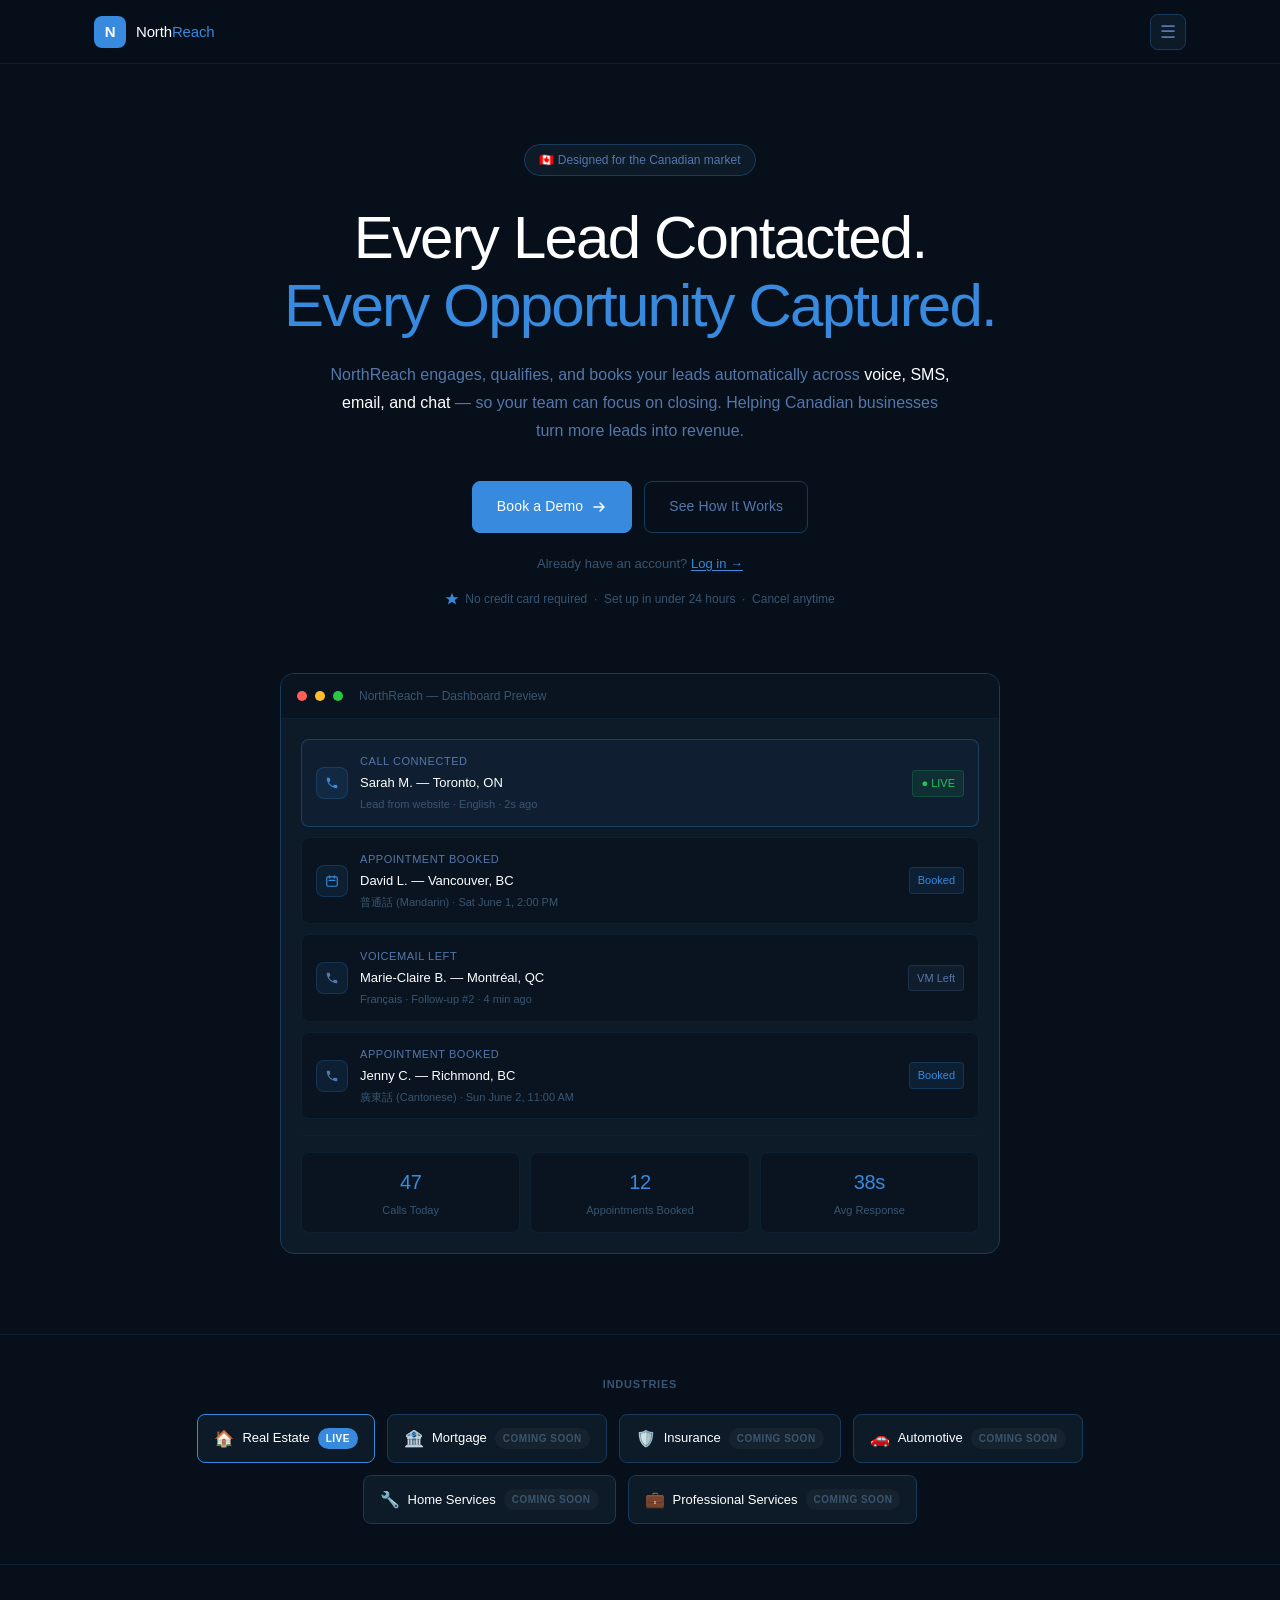
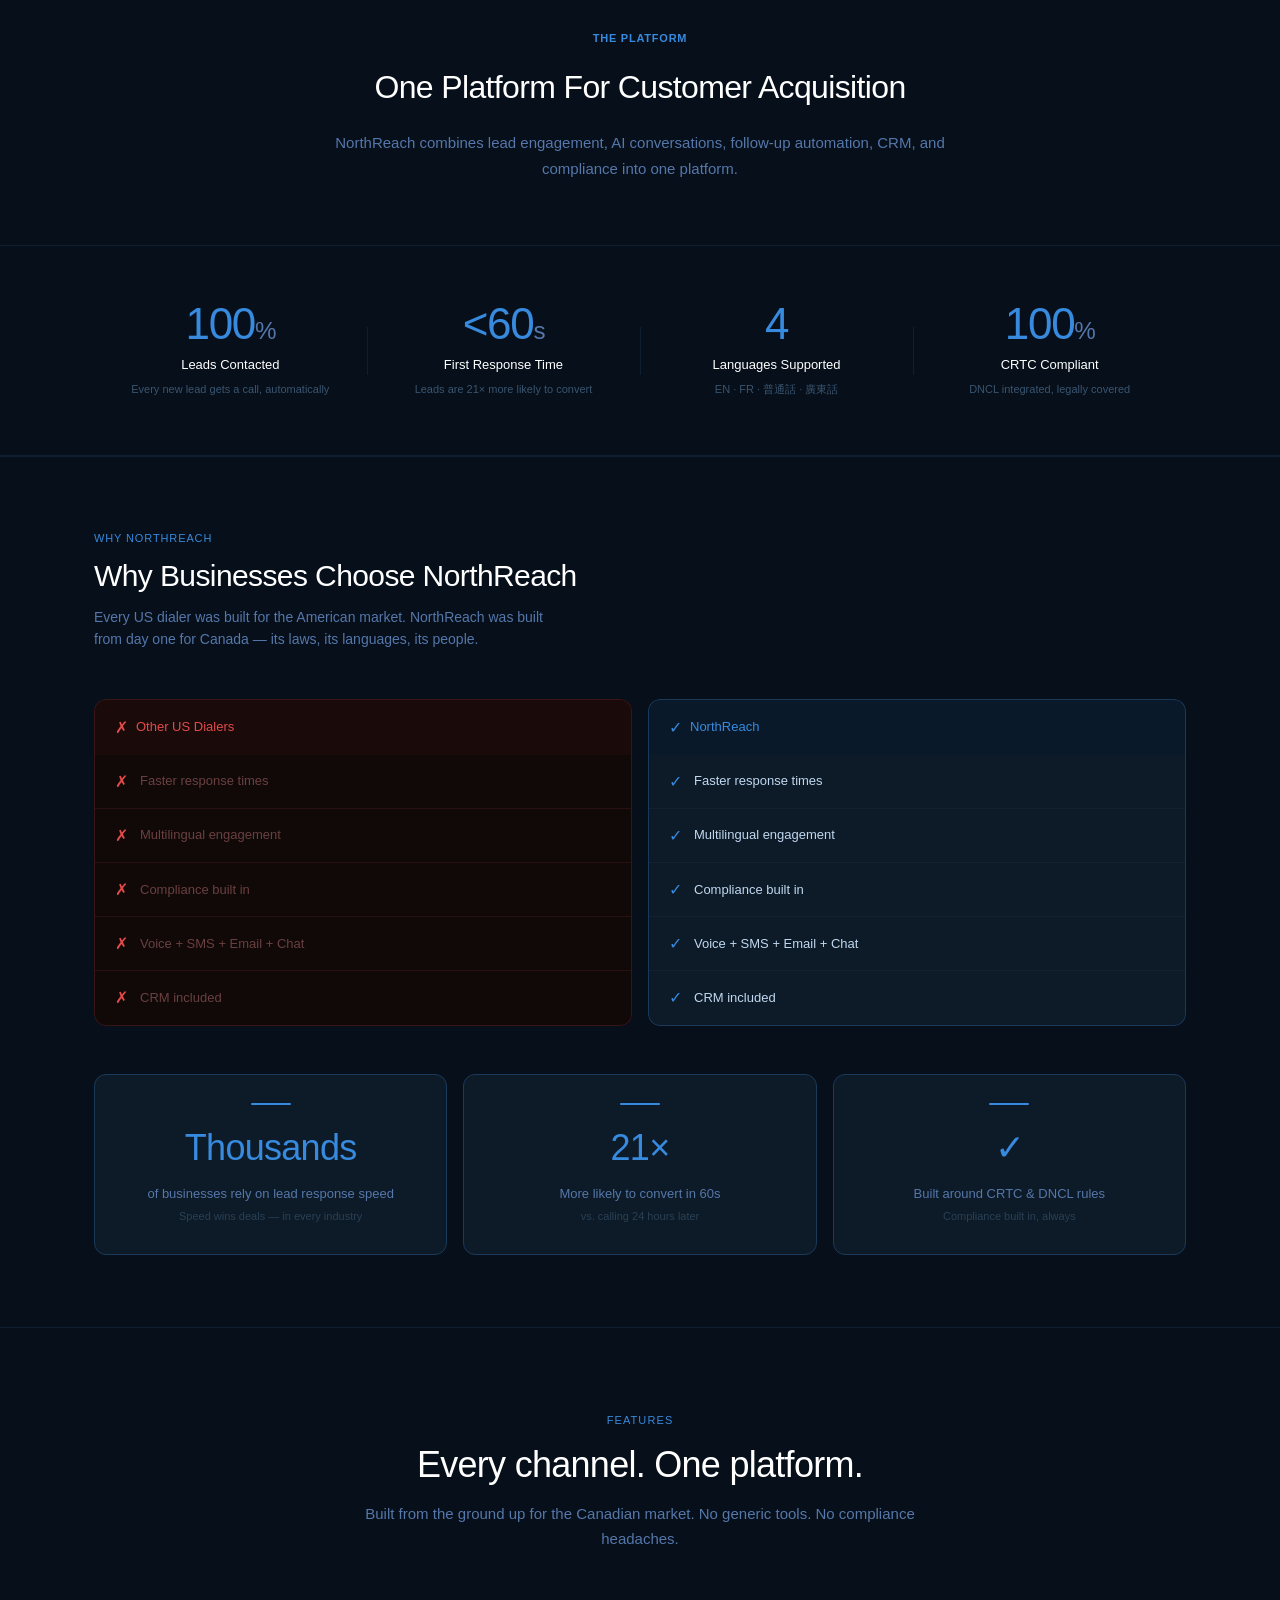
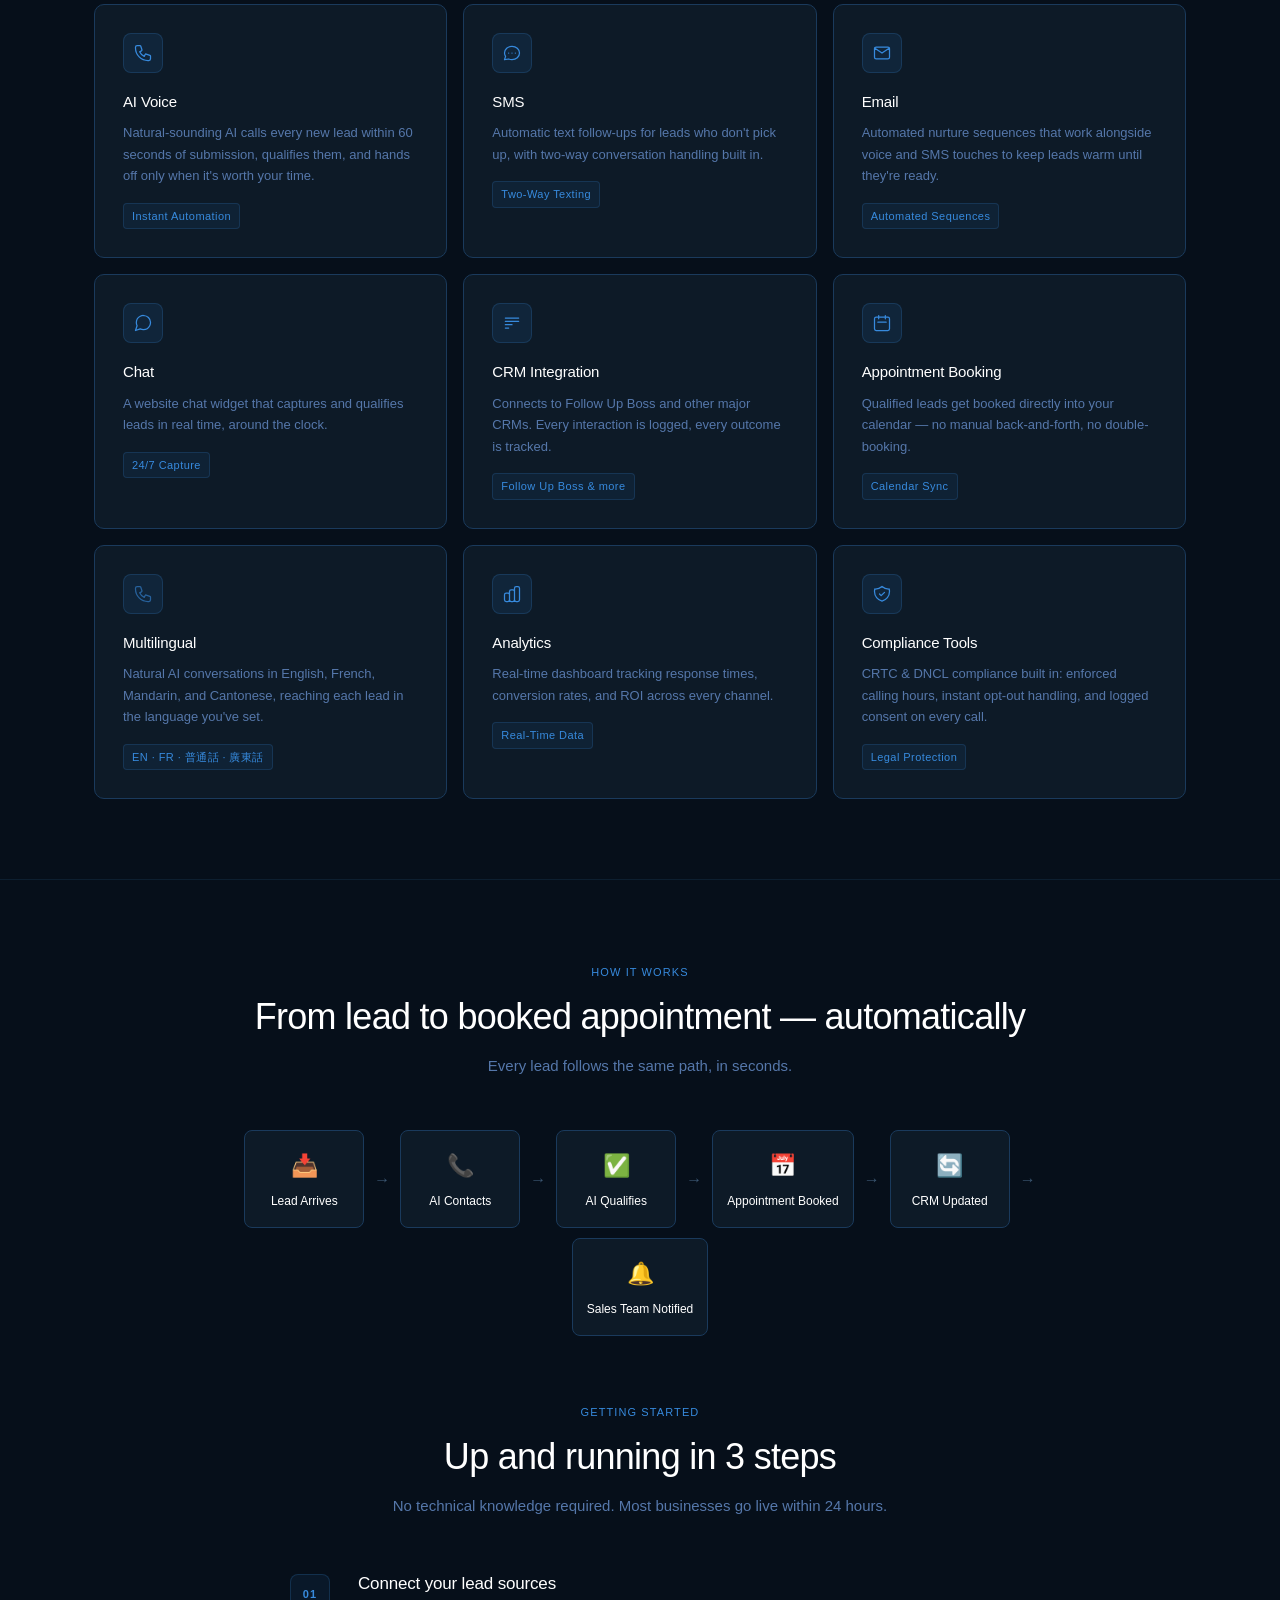
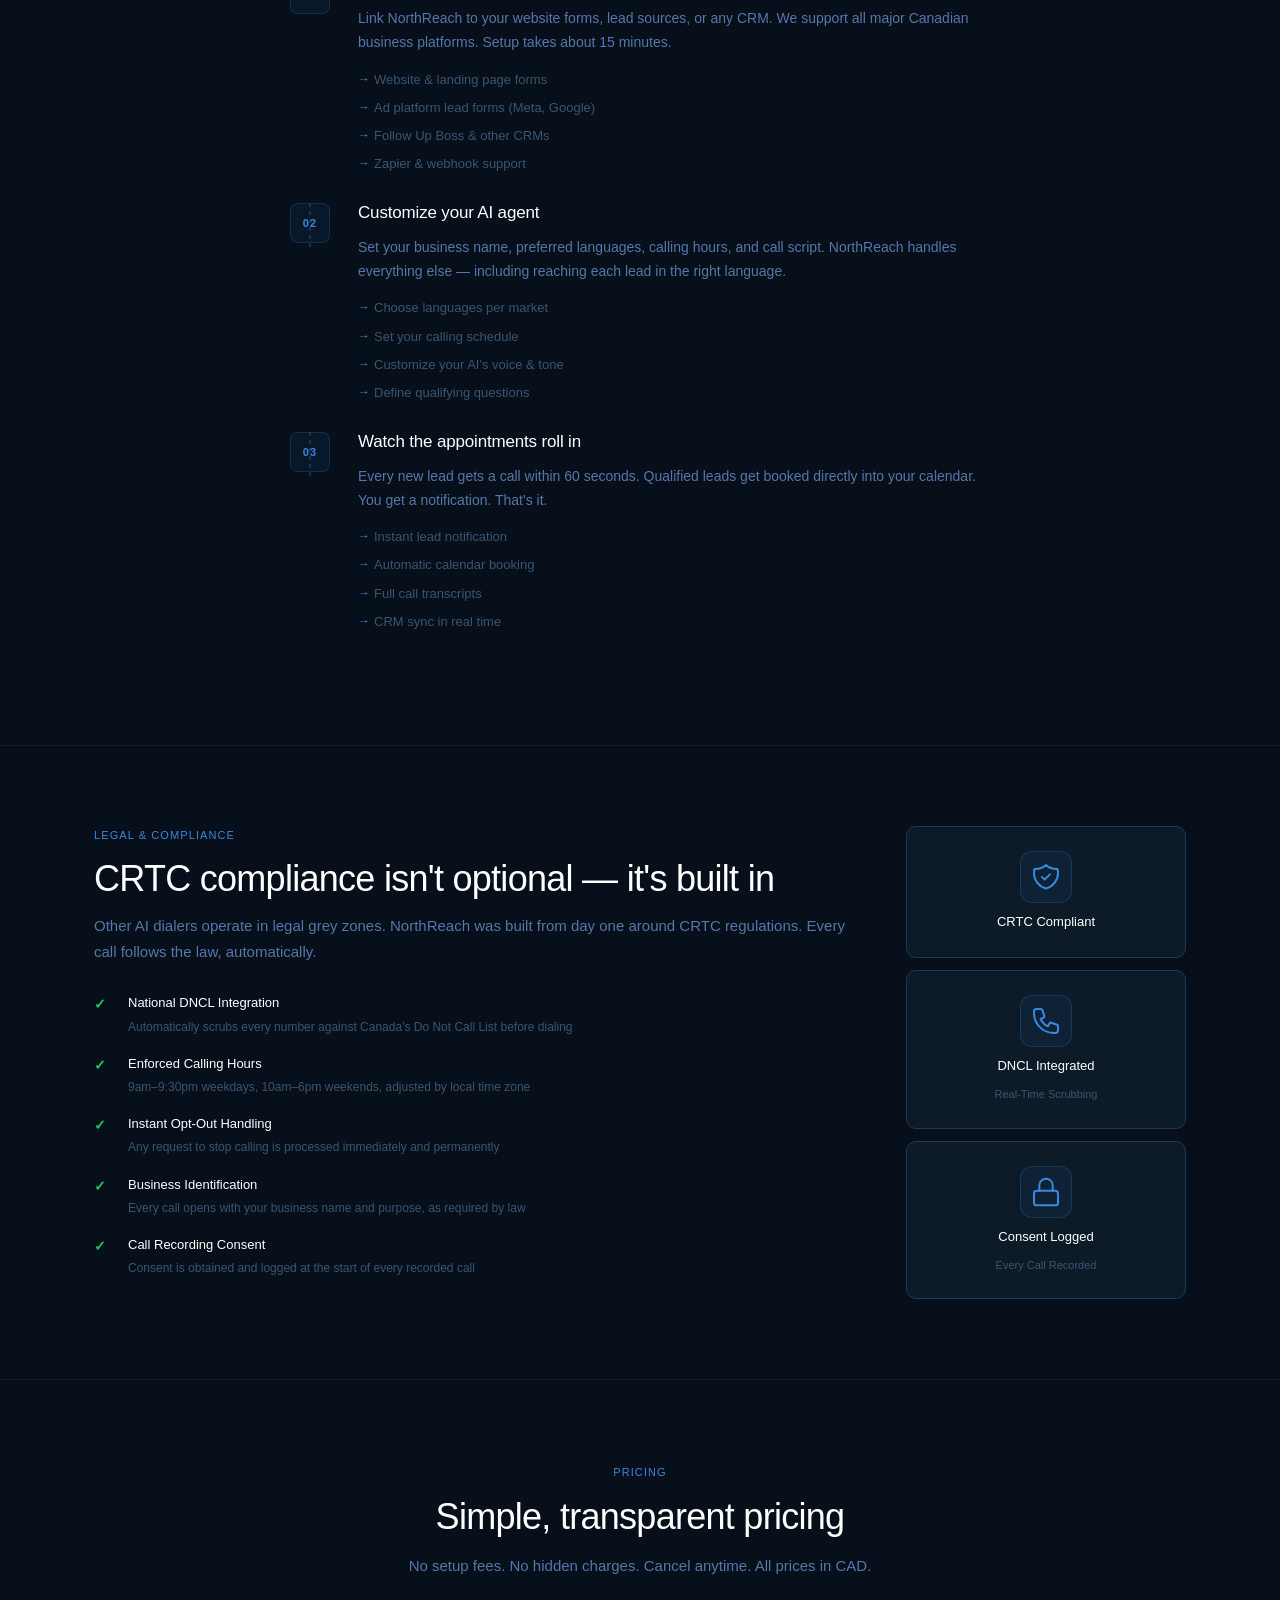
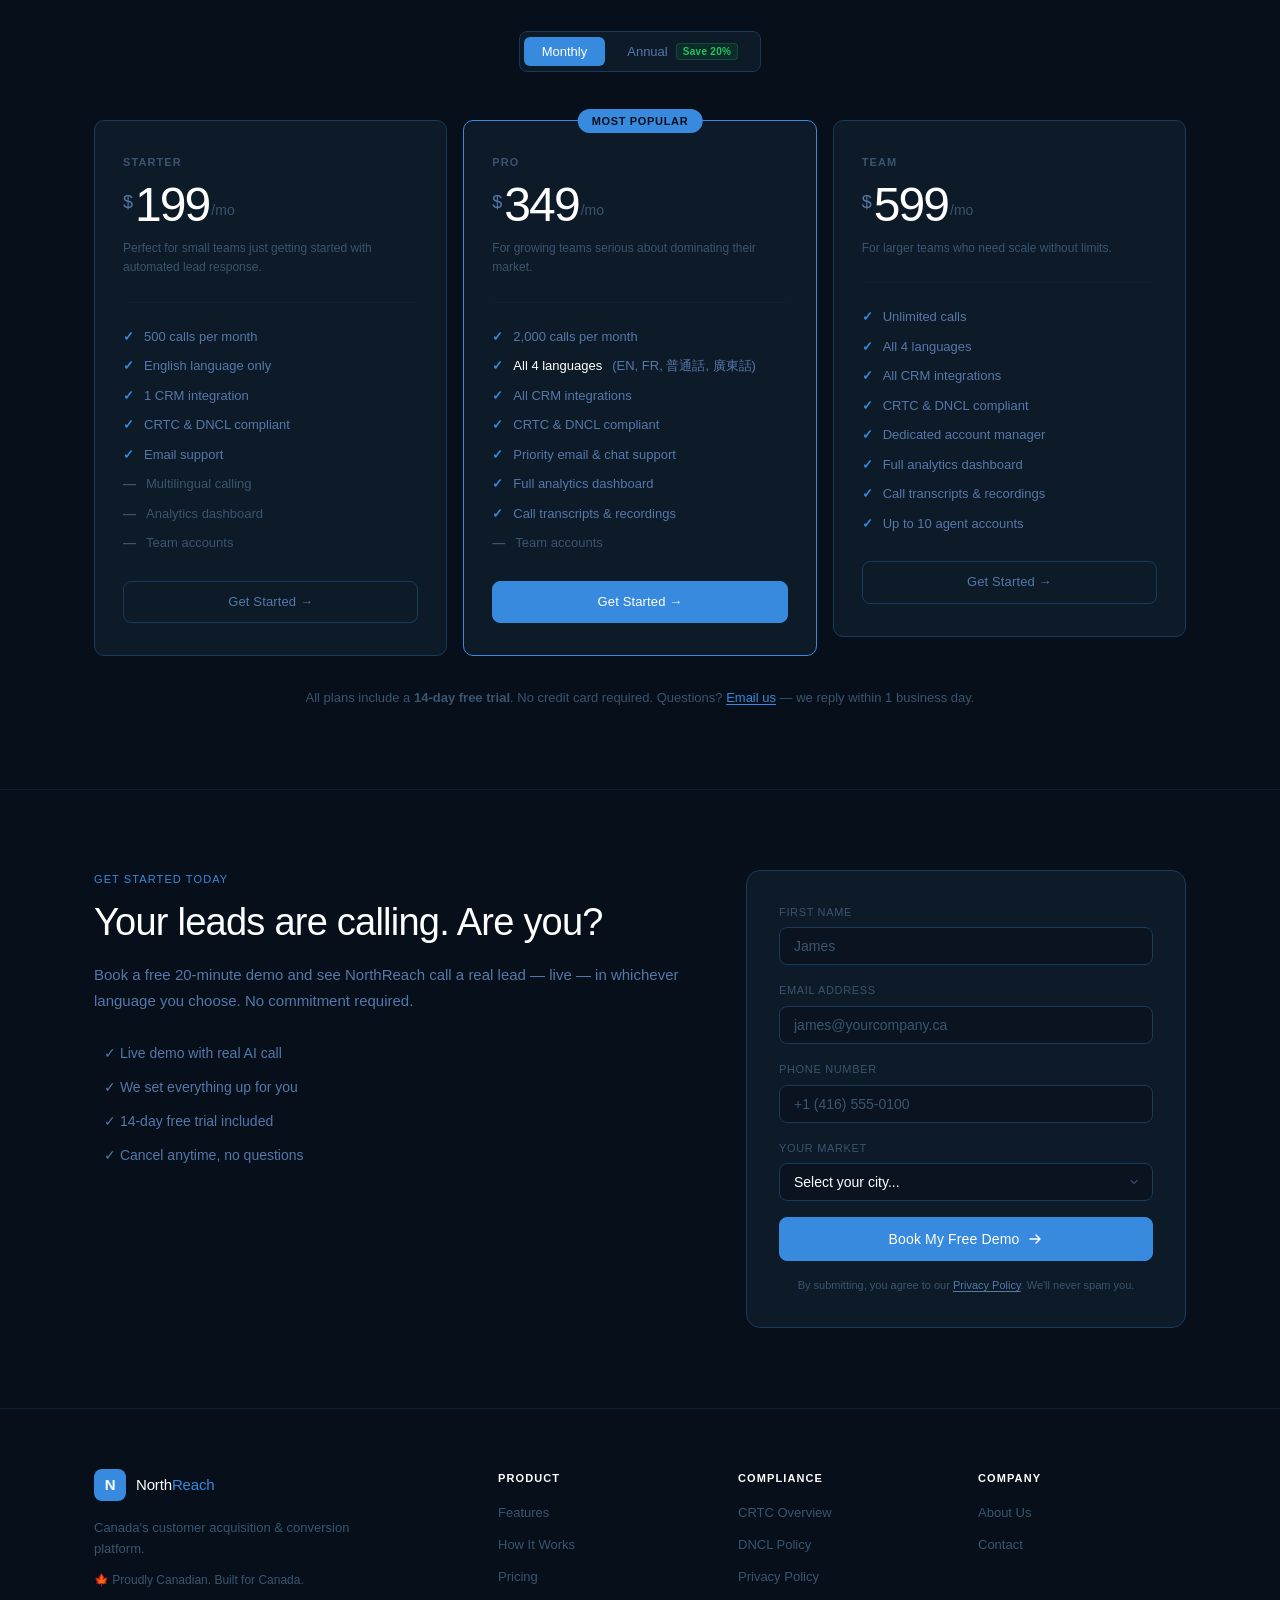
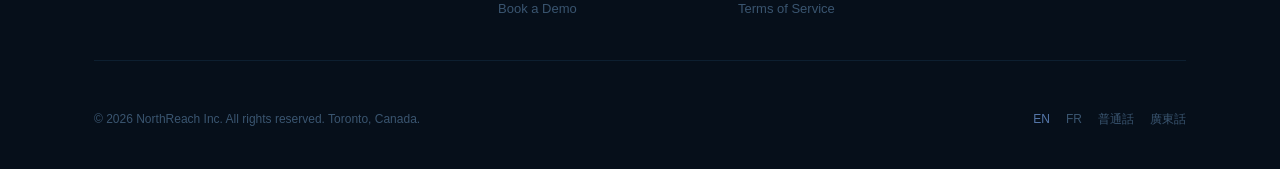
<file: index.html>
<!DOCTYPE html>
<html lang="en">
<head>
  <meta charset="UTF-8" />
  <meta name="viewport" content="width=device-width, initial-scale=1.0" />
  <meta name="description" content="NorthReach — Canada's customer acquisition &amp; conversion platform. Engages, qualifies, and books leads automatically across voice, SMS, email, and chat. 100% CRTC compliant." />
  <meta name="theme-color" content="#060f1a" />

  <!-- Open Graph -->
  <meta property="og:title" content="NorthReach — Every Lead Contacted. Every Opportunity Captured." />
  <meta property="og:description" content="Canada's customer acquisition &amp; conversion platform. Engages, qualifies, and books leads automatically across voice, SMS, email, and chat. Built for Canadian businesses — CRTC compliant, multilingual." />
  <meta property="og:type" content="website" />
  <meta property="og:url" content="https://northreachhq.com" />

  <title>NorthReach — Customer Acquisition &amp; Conversion Platform</title>
  <link rel="stylesheet" href="styles/main.css?v=2" />
  <link rel="icon" type="image/svg+xml" href="assets/favicon.svg" />
</head>
<body>

  <!-- =============================
       NAVBAR
  ============================= -->
  <header class="nav" id="nav">
    <div class="nav__inner">

      <!-- Logo -->
      <a href="/" class="nav__logo" aria-label="NorthReach Home">
        <div class="nav__logo-icon">N</div>
        <span class="nav__logo-text">
          <span class="nav__logo-maple">North</span><span class="nav__logo-call">Reach</span>
        </span>
      </a>

      <!-- Desktop nav links -->
      <nav class="nav__links" aria-label="Main navigation">
        <a href="#features" class="nav__link">Solutions</a>
        <a href="#industries" class="nav__link">Industries</a>
        <a href="#pricing" class="nav__link">Pricing</a>
        <a href="#demo" class="nav__link">Demo</a>
      </nav>

      <!-- Nav CTA -->
      <div class="nav__actions">
        <a href="https://app.northreachhq.com"                class="btn btn--ghost btn--sm">Log In</a>
        <a href="get-started.html?plan=pro" class="btn btn--primary btn--sm">Book a Free Demo</a>
      </div>

      <!-- Hamburger button — always visible -->
      <button class="nav__hamburger" id="navToggle" aria-label="Toggle menu" aria-expanded="false">
        ☰
      </button>
    </div>

    <!-- Overlay menu panel -->
    <div class="nav__overlay" id="navOverlay" aria-hidden="true">
      <div class="nav__panel">

        <!-- Panel header: logo + close -->
        <div class="nav__panel-header">
          <a href="/" class="nav__logo" aria-label="NorthReach Home">
            <div class="nav__logo-icon">N</div>
            <span class="nav__logo-text">
              <span class="nav__logo-maple">North</span><span class="nav__logo-call">Reach</span>
            </span>
          </a>
          <button class="nav__close" id="navClose" aria-label="Close menu">✕</button>
        </div>

        <!-- Nav links -->
        <nav class="nav__panel-links">
          <a href="#features"    class="nav__panel-link">Solutions  <span class="nav__arrow">→</span></a>
          <a href="#industries"  class="nav__panel-link">Industries <span class="nav__arrow">→</span></a>
          <a href="pricing.html" class="nav__panel-link">Pricing    <span class="nav__arrow">→</span></a>
          <a href="#demo"        class="nav__panel-link">Demo       <span class="nav__arrow">→</span></a>
        </nav>

        <!-- Auth CTAs -->
        <div class="nav__panel-auth">
          <a href="https://app.northreachhq.com"                class="btn btn--ghost btn--block nav__panel-link-btn">Log In</a>
          <a href="get-started.html?plan=pro" class="btn btn--primary btn--block nav__panel-cta">Book a Free Demo →</a>
        </div>

      </div>
    </div>
  </header>


  <!-- =============================
       HERO
  ============================= -->
  <section class="hero" id="home">
    <div class="container">

      <div class="hero__badge">
        <span>🇨🇦 Designed for the Canadian market</span>
      </div>

      <h1 class="hero__headline">
        Every Lead Contacted.<br />
        <span class="text-accent">Every Opportunity Captured.</span>
      </h1>

      <p class="hero__subheadline">
        NorthReach engages, qualifies, and books your leads automatically across
        <strong>voice, SMS, email, and chat</strong> — so your team can focus on closing.
        Helping Canadian businesses turn more leads into revenue.
      </p>

      <div class="hero__actions">
        <a href="#demo" class="btn btn--primary btn--lg">
          Book a Demo
          <svg width="16" height="16" viewBox="0 0 16 16" fill="none" aria-hidden="true"><path d="M3 8h10M9 4l4 4-4 4" stroke="currentColor" stroke-width="1.5" stroke-linecap="round" stroke-linejoin="round"/></svg>
        </a>
        <a href="#how-it-works" class="btn btn--ghost btn--lg">See How It Works</a>
      </div>

      <p class="hero__login-prompt">
        Already have an account? <a href="https://app.northreachhq.com">Log in →</a>
      </p>

      <p class="hero__trust">
        <svg width="14" height="14" viewBox="0 0 14 14" fill="none" aria-hidden="true"><path d="M7 1L8.8 5.3H13.5L9.8 7.9L11.1 12.5L7 9.7L2.9 12.5L4.2 7.9L0.5 5.3H5.2L7 1Z" fill="#378ADD"/></svg>
        No credit card required &nbsp;·&nbsp; Set up in under 24 hours &nbsp;·&nbsp; Cancel anytime
      </p>

      <!-- Hero visual — mock call interface -->
      <div class="hero__mockup" aria-hidden="true">
        <div class="mockup__bar">
          <div class="mockup__dot mockup__dot--red"></div>
          <div class="mockup__dot mockup__dot--yellow"></div>
          <div class="mockup__dot mockup__dot--green"></div>
          <span class="mockup__title">NorthReach — Dashboard Preview</span>
        </div>
        <div class="mockup__body">
          <div class="mockup__feed">

            <div class="feed__item feed__item--success">
              <div class="feed__icon">
                <svg width="14" height="14" viewBox="0 0 24 24" fill="none"><path d="M6.6 10.8c1.4 2.8 3.8 5.1 6.6 6.6l2.2-2.2c.3-.3.7-.4 1-.2 1.1.4 2.3.6 3.6.6.6 0 1 .4 1 1V20c0 .6-.4 1-1 1C11 21 3 13 3 4c0-.6.4-1 1-1h3.5c.6 0 1 .4 1 1 0 1.3.2 2.5.6 3.6.1.3 0 .7-.2 1L6.6 10.8z" fill="#378ADD"/></svg>
              </div>
              <div class="feed__content">
                <span class="feed__label">Call Connected</span>
                <span class="feed__name">Sarah M. — Toronto, ON</span>
                <span class="feed__detail">Lead from website · English · 2s ago</span>
              </div>
              <span class="feed__status feed__status--live">● LIVE</span>
            </div>

            <div class="feed__item">
              <div class="feed__icon feed__icon--booked">
                <svg width="14" height="14" viewBox="0 0 24 24" fill="none"><path d="M8 7V3m8 4V3m-9 8h10M5 21h14a2 2 0 002-2V7a2 2 0 00-2-2H5a2 2 0 00-2 2v12a2 2 0 002 2z" stroke="#378ADD" stroke-width="2" stroke-linecap="round" stroke-linejoin="round"/></svg>
              </div>
              <div class="feed__content">
                <span class="feed__label">Appointment Booked</span>
                <span class="feed__name">David L. — Vancouver, BC</span>
                <span class="feed__detail">普通話 (Mandarin) · Sat June 1, 2:00 PM</span>
              </div>
              <span class="feed__status feed__status--booked">Booked</span>
            </div>

            <div class="feed__item">
              <div class="feed__icon feed__icon--french">
                <svg width="14" height="14" viewBox="0 0 24 24" fill="none"><path d="M6.6 10.8c1.4 2.8 3.8 5.1 6.6 6.6l2.2-2.2c.3-.3.7-.4 1-.2 1.1.4 2.3.6 3.6.6.6 0 1 .4 1 1V20c0 .6-.4 1-1 1C11 21 3 13 3 4c0-.6.4-1 1-1h3.5c.6 0 1 .4 1 1 0 1.3.2 2.5.6 3.6.1.3 0 .7-.2 1L6.6 10.8z" fill="#5577aa"/></svg>
              </div>
              <div class="feed__content">
                <span class="feed__label">Voicemail Left</span>
                <span class="feed__name">Marie-Claire B. — Montréal, QC</span>
                <span class="feed__detail">Français · Follow-up #2 · 4 min ago</span>
              </div>
              <span class="feed__status feed__status--voicemail">VM Left</span>
            </div>

            <div class="feed__item">
              <div class="feed__icon feed__icon--cantonese">
                <svg width="14" height="14" viewBox="0 0 24 24" fill="none"><path d="M6.6 10.8c1.4 2.8 3.8 5.1 6.6 6.6l2.2-2.2c.3-.3.7-.4 1-.2 1.1.4 2.3.6 3.6.6.6 0 1 .4 1 1V20c0 .6-.4 1-1 1C11 21 3 13 3 4c0-.6.4-1 1-1h3.5c.6 0 1 .4 1 1 0 1.3.2 2.5.6 3.6.1.3 0 .7-.2 1L6.6 10.8z" fill="#5577aa"/></svg>
              </div>
              <div class="feed__content">
                <span class="feed__label">Appointment Booked</span>
                <span class="feed__name">Jenny C. — Richmond, BC</span>
                <span class="feed__detail">廣東話 (Cantonese) · Sun June 2, 11:00 AM</span>
              </div>
              <span class="feed__status feed__status--booked">Booked</span>
            </div>

          </div>

          <div class="mockup__stats">
            <div class="mockup__stat">
              <span class="mockup__stat-value">47</span>
              <span class="mockup__stat-label">Calls Today</span>
            </div>
            <div class="mockup__stat">
              <span class="mockup__stat-value">12</span>
              <span class="mockup__stat-label">Appointments Booked</span>
            </div>
            <div class="mockup__stat">
              <span class="mockup__stat-value">38s</span>
              <span class="mockup__stat-label">Avg Response</span>
            </div>
          </div>
        </div>
      </div>

    </div>
  </section>


  <!-- =============================
       INDUSTRIES ROW
  ============================= -->
  <section class="industries" id="industries">
    <div class="container">
      <span class="industries__eyebrow">Industries</span>
      <div class="industries__row">

        <div class="industries__item industries__item--live">
          <span class="industries__icon">🏠</span>
          <span class="industries__name">Real Estate</span>
          <span class="industries__status industries__status--live">Live</span>
        </div>

        <div class="industries__item">
          <span class="industries__icon">🏦</span>
          <span class="industries__name">Mortgage</span>
          <span class="industries__status">Coming Soon</span>
        </div>

        <div class="industries__item">
          <span class="industries__icon">🛡️</span>
          <span class="industries__name">Insurance</span>
          <span class="industries__status">Coming Soon</span>
        </div>

        <div class="industries__item">
          <span class="industries__icon">🚗</span>
          <span class="industries__name">Automotive</span>
          <span class="industries__status">Coming Soon</span>
        </div>

        <div class="industries__item">
          <span class="industries__icon">🔧</span>
          <span class="industries__name">Home Services</span>
          <span class="industries__status">Coming Soon</span>
        </div>

        <div class="industries__item">
          <span class="industries__icon">💼</span>
          <span class="industries__name">Professional Services</span>
          <span class="industries__status">Coming Soon</span>
        </div>

      </div>
    </div>
  </section>


  <!-- =============================
       VISION STATEMENT
  ============================= -->
  <section class="vision">
    <div class="container">
      <span class="vision__eyebrow">The Platform</span>
      <h2 class="vision__title">One Platform For Customer Acquisition</h2>
      <p class="vision__desc">NorthReach combines lead engagement, AI conversations, follow-up automation, CRM, and compliance into one platform.</p>
    </div>
  </section>


  <!-- =============================
       STATS BAR
  ============================= -->
  <section class="stats" aria-label="Key statistics">
    <div class="container">
      <div class="stats__grid">

        <div class="stats__item">
          <span class="stats__number">100<span class="stats__unit">%</span></span>
          <span class="stats__label">Leads Contacted</span>
          <span class="stats__desc">Every new lead gets a call, automatically</span>
        </div>

        <div class="stats__divider" aria-hidden="true"></div>

        <div class="stats__item">
          <span class="stats__number">&lt;60<span class="stats__unit">s</span></span>
          <span class="stats__label">First Response Time</span>
          <span class="stats__desc">Leads are 21× more likely to convert</span>
        </div>

        <div class="stats__divider" aria-hidden="true"></div>

        <div class="stats__item">
          <span class="stats__number">4</span>
          <span class="stats__label">Languages Supported</span>
          <span class="stats__desc">EN · FR · 普通話 · 廣東話</span>
        </div>

        <div class="stats__divider" aria-hidden="true"></div>

        <div class="stats__item">
          <span class="stats__number">100<span class="stats__unit">%</span></span>
          <span class="stats__label">CRTC Compliant</span>
          <span class="stats__desc">DNCL integrated, legally covered</span>
        </div>

      </div>
    </div>
  </section>


  <!-- =============================
       WHY NORTHREACH (why-us)
  ============================= -->
  <section class="why-us" id="why-us">
    <div class="container">

      <!-- Eyebrow + Headline -->
      <div class="why-us__eyebrow">Why NorthReach</div>
      <h2 class="why-us__title">Why Businesses Choose NorthReach</h2>
      <p class="why-us__subline">Every US dialer was built for the American market. NorthReach was built from day one for Canada — its laws, its languages, its people.</p>

      <!-- Comparison cards -->
      <div class="why-us__compare-wrap">

        <!-- Left — Other US Dialers -->
        <div class="why-us__compare-card">
          <div class="why-us__compare-header why-us__compare-header--bad">
            <span class="why-us__hd-icon">✗</span>
            Other US Dialers
          </div>
          <div class="why-us__compare-body why-us__compare-body--bad">
            <div class="why-us__compare-row"><span class="why-us__icon-x">✗</span><span>Faster response times</span></div>
            <div class="why-us__compare-row"><span class="why-us__icon-x">✗</span><span>Multilingual engagement</span></div>
            <div class="why-us__compare-row"><span class="why-us__icon-x">✗</span><span>Compliance built in</span></div>
            <div class="why-us__compare-row"><span class="why-us__icon-x">✗</span><span>Voice + SMS + Email + Chat</span></div>
            <div class="why-us__compare-row"><span class="why-us__icon-x">✗</span><span>CRM included</span></div>
          </div>
        </div>

        <!-- Right — NorthReach -->
        <div class="why-us__compare-card">
          <div class="why-us__compare-header why-us__compare-header--good">
            <span class="why-us__hd-icon">✓</span>
            NorthReach
          </div>
          <div class="why-us__compare-body why-us__compare-body--good">
            <div class="why-us__compare-row"><span class="why-us__icon-check">✓</span><span class="why-us__row-label--good">Faster response times</span></div>
            <div class="why-us__compare-row"><span class="why-us__icon-check">✓</span><span class="why-us__row-label--good">Multilingual engagement</span></div>
            <div class="why-us__compare-row"><span class="why-us__icon-check">✓</span><span class="why-us__row-label--good">Compliance built in</span></div>
            <div class="why-us__compare-row"><span class="why-us__icon-check">✓</span><span class="why-us__row-label--good">Voice + SMS + Email + Chat</span></div>
            <div class="why-us__compare-row"><span class="why-us__icon-check">✓</span><span class="why-us__row-label--good">CRM included</span></div>
          </div>
        </div>

      </div>

      <!-- Stat cards -->
      <div class="why-us__stats-row">

        <div class="why-us__stat-card">
          <div class="why-us__stat-bar" aria-hidden="true"></div>
          <div class="why-us__stat-number">Thousands</div>
          <div class="why-us__stat-label">of businesses rely on lead response speed</div>
          <div class="why-us__stat-desc">Speed wins deals — in every industry</div>
        </div>

        <div class="why-us__stat-card">
          <div class="why-us__stat-bar" aria-hidden="true"></div>
          <div class="why-us__stat-number">21×</div>
          <div class="why-us__stat-label">More likely to convert in 60s</div>
          <div class="why-us__stat-desc">vs. calling 24 hours later</div>
        </div>

        <div class="why-us__stat-card">
          <div class="why-us__stat-bar" aria-hidden="true"></div>
          <div class="why-us__stat-number">✓</div>
          <div class="why-us__stat-label">Built around CRTC &amp; DNCL rules</div>
          <div class="why-us__stat-desc">Compliance built in, always</div>
        </div>

      </div>

    </div>
  </section>


  <!-- =============================
       FEATURES
  ============================= -->
  <section class="features" id="features">
    <div class="container">

      <div class="section-header">
        <span class="section-label">Features</span>
        <h2 class="section-title">Every channel. One platform.</h2>
        <p class="section-desc">Built from the ground up for the Canadian market. No generic tools. No compliance headaches.</p>
      </div>

      <div class="features__grid">

        <div class="card">
          <div class="card__icon">
            <svg width="20" height="20" viewBox="0 0 24 24" fill="none" aria-hidden="true"><path d="M3 5a2 2 0 012-2h3.28a1 1 0 01.948.684l1.498 4.493a1 1 0 01-.502 1.21l-2.257 1.13a11.042 11.042 0 005.516 5.516l1.13-2.257a1 1 0 011.21-.502l4.493 1.498a1 1 0 01.684.949V19a2 2 0 01-2 2h-1C9.716 21 3 14.284 3 6V5z" stroke="#378ADD" stroke-width="1.5" stroke-linecap="round" stroke-linejoin="round"/></svg>
          </div>
          <h3 class="card__title">AI Voice</h3>
          <p class="card__desc">Natural-sounding AI calls every new lead within 60 seconds of submission, qualifies them, and hands off only when it's worth your time.</p>
          <span class="card__tag">Instant Automation</span>
        </div>

        <div class="card">
          <div class="card__icon">
            <svg width="20" height="20" viewBox="0 0 24 24" fill="none" aria-hidden="true"><path d="M8 12h.01M12 12h.01M16 12h.01M21 12c0 4.418-4.03 8-9 8a9.86 9.86 0 01-4-.8L3 20l1.3-3.9A8.94 8.94 0 013 12c0-4.418 4.03-8 9-8s9 3.582 9 8z" stroke="#378ADD" stroke-width="1.5" stroke-linecap="round" stroke-linejoin="round"/></svg>
          </div>
          <h3 class="card__title">SMS</h3>
          <p class="card__desc">Automatic text follow-ups for leads who don't pick up, with two-way conversation handling built in.</p>
          <span class="card__tag">Two-Way Texting</span>
        </div>

        <div class="card">
          <div class="card__icon">
            <svg width="20" height="20" viewBox="0 0 24 24" fill="none" aria-hidden="true"><path d="M3 6l9 6 9-6M5 5h14a2 2 0 012 2v10a2 2 0 01-2 2H5a2 2 0 01-2-2V7a2 2 0 012-2z" stroke="#378ADD" stroke-width="1.5" stroke-linecap="round" stroke-linejoin="round"/></svg>
          </div>
          <h3 class="card__title">Email</h3>
          <p class="card__desc">Automated nurture sequences that work alongside voice and SMS touches to keep leads warm until they're ready.</p>
          <span class="card__tag">Automated Sequences</span>
        </div>

        <div class="card">
          <div class="card__icon">
            <svg width="20" height="20" viewBox="0 0 24 24" fill="none" aria-hidden="true"><path d="M21 11.5a8.38 8.38 0 01-.9 3.8 8.5 8.5 0 01-7.6 4.7 8.38 8.38 0 01-3.8-.9L3 21l1.9-5.7a8.38 8.38 0 01-.9-3.8 8.5 8.5 0 014.7-7.6 8.38 8.38 0 013.8-.9h.5a8.48 8.48 0 018 8v.5z" stroke="#378ADD" stroke-width="1.5" stroke-linecap="round" stroke-linejoin="round"/></svg>
          </div>
          <h3 class="card__title">Chat</h3>
          <p class="card__desc">A website chat widget that captures and qualifies leads in real time, around the clock.</p>
          <span class="card__tag">24/7 Capture</span>
        </div>

        <div class="card">
          <div class="card__icon">
            <svg width="20" height="20" viewBox="0 0 24 24" fill="none" aria-hidden="true"><path d="M4 6h16M4 10h16M4 14h8m-8 4h4" stroke="#378ADD" stroke-width="1.5" stroke-linecap="round" stroke-linejoin="round"/></svg>
          </div>
          <h3 class="card__title">CRM Integration</h3>
          <p class="card__desc">Connects to Follow Up Boss and other major CRMs. Every interaction is logged, every outcome is tracked.</p>
          <span class="card__tag">Follow Up Boss &amp; more</span>
        </div>

        <div class="card">
          <div class="card__icon">
            <svg width="20" height="20" viewBox="0 0 24 24" fill="none" aria-hidden="true"><path d="M8 7V3m8 4V3m-9 8h10M5 21h14a2 2 0 002-2V7a2 2 0 00-2-2H5a2 2 0 00-2 2v12a2 2 0 002 2z" stroke="#378ADD" stroke-width="1.5" stroke-linecap="round" stroke-linejoin="round"/></svg>
          </div>
          <h3 class="card__title">Appointment Booking</h3>
          <p class="card__desc">Qualified leads get booked directly into your calendar — no manual back-and-forth, no double-booking.</p>
          <span class="card__tag">Calendar Sync</span>
        </div>

        <div class="card">
          <div class="card__icon">
            <svg width="20" height="20" viewBox="0 0 24 24" fill="none" aria-hidden="true"><path d="M3 5a2 2 0 012-2h3.28a1 1 0 01.948.684l1.498 4.493a1 1 0 01-.502 1.21l-2.257 1.13a11.042 11.042 0 005.516 5.516l1.13-2.257a1 1 0 011.21-.502l4.493 1.498a1 1 0 01.684.949V19a2 2 0 01-2 2h-1C9.716 21 3 14.284 3 6V5z" stroke="#378ADD" stroke-width="1.5" stroke-linecap="round" stroke-linejoin="round" opacity="0.6"/></svg>
          </div>
          <h3 class="card__title">Multilingual</h3>
          <p class="card__desc">Natural AI conversations in English, French, Mandarin, and Cantonese, reaching each lead in the language you've set.</p>
          <span class="card__tag">EN · FR · 普通話 · 廣東話</span>
        </div>

        <div class="card">
          <div class="card__icon">
            <svg width="20" height="20" viewBox="0 0 24 24" fill="none" aria-hidden="true"><path d="M9 19v-6a2 2 0 00-2-2H5a2 2 0 00-2 2v6a2 2 0 002 2h2a2 2 0 002-2zm0 0V9a2 2 0 012-2h2a2 2 0 012 2v10m-6 0a2 2 0 002 2h2a2 2 0 002-2m0 0V5a2 2 0 012-2h2a2 2 0 012 2v14a2 2 0 01-2 2h-2a2 2 0 01-2-2z" stroke="#378ADD" stroke-width="1.5" stroke-linecap="round" stroke-linejoin="round"/></svg>
          </div>
          <h3 class="card__title">Analytics</h3>
          <p class="card__desc">Real-time dashboard tracking response times, conversion rates, and ROI across every channel.</p>
          <span class="card__tag">Real-Time Data</span>
        </div>

        <div class="card">
          <div class="card__icon">
            <svg width="20" height="20" viewBox="0 0 24 24" fill="none" aria-hidden="true"><path d="M9 12l2 2 4-4m5.618-4.016A11.955 11.955 0 0112 2.944a11.955 11.955 0 01-8.618 3.04A12.02 12.02 0 003 9c0 5.591 3.824 10.29 9 11.622 5.176-1.332 9-6.03 9-11.622 0-1.042-.133-2.052-.382-3.016z" stroke="#378ADD" stroke-width="1.5" stroke-linecap="round" stroke-linejoin="round"/></svg>
          </div>
          <h3 class="card__title">Compliance Tools</h3>
          <p class="card__desc">CRTC &amp; DNCL compliance built in: enforced calling hours, instant opt-out handling, and logged consent on every call.</p>
          <span class="card__tag">Legal Protection</span>
        </div>

      </div>
    </div>
  </section>


  <!-- =============================
       HOW IT WORKS
  ============================= -->
  <section class="how-it-works" id="how-it-works">
    <div class="container">

      <div class="section-header">
        <span class="section-label">How It Works</span>
        <h2 class="section-title">From lead to booked appointment — automatically</h2>
        <p class="section-desc">Every lead follows the same path, in seconds.</p>
      </div>

      <div class="flow">
        <div class="flow__step">
          <span class="flow__icon">📥</span>
          <span class="flow__label">Lead Arrives</span>
        </div>
        <span class="flow__arrow" aria-hidden="true">→</span>
        <div class="flow__step">
          <span class="flow__icon">📞</span>
          <span class="flow__label">AI Contacts</span>
        </div>
        <span class="flow__arrow" aria-hidden="true">→</span>
        <div class="flow__step">
          <span class="flow__icon">✅</span>
          <span class="flow__label">AI Qualifies</span>
        </div>
        <span class="flow__arrow" aria-hidden="true">→</span>
        <div class="flow__step">
          <span class="flow__icon">📅</span>
          <span class="flow__label">Appointment Booked</span>
        </div>
        <span class="flow__arrow" aria-hidden="true">→</span>
        <div class="flow__step">
          <span class="flow__icon">🔄</span>
          <span class="flow__label">CRM Updated</span>
        </div>
        <span class="flow__arrow" aria-hidden="true">→</span>
        <div class="flow__step">
          <span class="flow__icon">🔔</span>
          <span class="flow__label">Sales Team Notified</span>
        </div>
      </div>

      <div class="section-header section-header--spaced">
        <span class="section-label">Getting Started</span>
        <h2 class="section-title">Up and running in 3 steps</h2>
        <p class="section-desc">No technical knowledge required. Most businesses go live within 24 hours.</p>
      </div>

      <div class="steps">

        <div class="step">
          <div class="step__number">01</div>
          <div class="step__body">
            <h3 class="step__title">Connect your lead sources</h3>
            <p class="step__desc">Link NorthReach to your website forms, lead sources, or any CRM. We support all major Canadian business platforms. Setup takes about 15 minutes.</p>
            <ul class="step__list">
              <li>Website &amp; landing page forms</li>
              <li>Ad platform lead forms (Meta, Google)</li>
              <li>Follow Up Boss &amp; other CRMs</li>
              <li>Zapier &amp; webhook support</li>
            </ul>
          </div>
        </div>

        <div class="step__connector" aria-hidden="true">
          <svg width="2" height="48" viewBox="0 0 2 48" fill="none"><line x1="1" y1="0" x2="1" y2="48" stroke="#1a3a5c" stroke-width="1.5" stroke-dasharray="4 4"/></svg>
        </div>

        <div class="step">
          <div class="step__number">02</div>
          <div class="step__body">
            <h3 class="step__title">Customize your AI agent</h3>
            <p class="step__desc">Set your business name, preferred languages, calling hours, and call script. NorthReach handles everything else — including reaching each lead in the right language.</p>
            <ul class="step__list">
              <li>Choose languages per market</li>
              <li>Set your calling schedule</li>
              <li>Customize your AI's voice &amp; tone</li>
              <li>Define qualifying questions</li>
            </ul>
          </div>
        </div>

        <div class="step__connector" aria-hidden="true">
          <svg width="2" height="48" viewBox="0 0 2 48" fill="none"><line x1="1" y1="0" x2="1" y2="48" stroke="#1a3a5c" stroke-width="1.5" stroke-dasharray="4 4"/></svg>
        </div>

        <div class="step">
          <div class="step__number">03</div>
          <div class="step__body">
            <h3 class="step__title">Watch the appointments roll in</h3>
            <p class="step__desc">Every new lead gets a call within 60 seconds. Qualified leads get booked directly into your calendar. You get a notification. That's it.</p>
            <ul class="step__list">
              <li>Instant lead notification</li>
              <li>Automatic calendar booking</li>
              <li>Full call transcripts</li>
              <li>CRM sync in real time</li>
            </ul>
          </div>
        </div>

      </div>

    </div>
  </section>


  <!-- =============================
       COMPLIANCE SECTION
  ============================= -->
  <section class="compliance" id="compliance">
    <div class="container">
      <div class="compliance__inner">

        <div class="compliance__text">
          <span class="section-label">Legal &amp; Compliance</span>
          <h2 class="section-title">CRTC compliance isn't optional — it's built in</h2>
          <p class="section-desc" style="text-align:left; max-width:none;">
            Other AI dialers operate in legal grey zones. NorthReach was built from day one around CRTC regulations. Every call follows the law, automatically.
          </p>

          <ul class="compliance__list">
            <li>
              <div class="compliance__check">✓</div>
              <div>
                <strong>National DNCL Integration</strong>
                <span>Automatically scrubs every number against Canada's Do Not Call List before dialing</span>
              </div>
            </li>
            <li>
              <div class="compliance__check">✓</div>
              <div>
                <strong>Enforced Calling Hours</strong>
                <span>9am–9:30pm weekdays, 10am–6pm weekends, adjusted by local time zone</span>
              </div>
            </li>
            <li>
              <div class="compliance__check">✓</div>
              <div>
                <strong>Instant Opt-Out Handling</strong>
                <span>Any request to stop calling is processed immediately and permanently</span>
              </div>
            </li>
            <li>
              <div class="compliance__check">✓</div>
              <div>
                <strong>Business Identification</strong>
                <span>Every call opens with your business name and purpose, as required by law</span>
              </div>
            </li>
            <li>
              <div class="compliance__check">✓</div>
              <div>
                <strong>Call Recording Consent</strong>
                <span>Consent is obtained and logged at the start of every recorded call</span>
              </div>
            </li>
          </ul>
        </div>

        <div class="compliance__badge-wrap">
          <div class="compliance__badge">
            <div class="compliance__badge-icon">
              <svg width="32" height="32" viewBox="0 0 24 24" fill="none" aria-hidden="true"><path d="M9 12l2 2 4-4m5.618-4.016A11.955 11.955 0 0112 2.944a11.955 11.955 0 01-8.618 3.04A12.02 12.02 0 003 9c0 5.591 3.824 10.29 9 11.622 5.176-1.332 9-6.03 9-11.622 0-1.042-.133-2.052-.382-3.016z" stroke="#378ADD" stroke-width="1.5" stroke-linecap="round" stroke-linejoin="round"/></svg>
            </div>
            <span class="compliance__badge-title">CRTC Compliant</span>
          </div>
          <div class="compliance__badge">
            <div class="compliance__badge-icon">
              <svg width="32" height="32" viewBox="0 0 24 24" fill="none" aria-hidden="true"><path d="M3 5a2 2 0 012-2h3.28a1 1 0 01.948.684l1.498 4.493a1 1 0 01-.502 1.21l-2.257 1.13a11.042 11.042 0 005.516 5.516l1.13-2.257a1 1 0 011.21-.502l4.493 1.498a1 1 0 01.684.949V19a2 2 0 01-2 2h-1C9.716 21 3 14.284 3 6V5z" stroke="#378ADD" stroke-width="1.5" stroke-linecap="round" stroke-linejoin="round"/></svg>
            </div>
            <span class="compliance__badge-title">DNCL Integrated</span>
            <span class="compliance__badge-sub">Real-Time Scrubbing</span>
          </div>
          <div class="compliance__badge">
            <div class="compliance__badge-icon">
              <svg width="32" height="32" viewBox="0 0 24 24" fill="none" aria-hidden="true"><rect x="3" y="11" width="18" height="11" rx="2" ry="2" stroke="#378ADD" stroke-width="1.5"/><path d="M7 11V7a5 5 0 0110 0v4" stroke="#378ADD" stroke-width="1.5" stroke-linecap="round"/></svg>
            </div>
            <span class="compliance__badge-title">Consent Logged</span>
            <span class="compliance__badge-sub">Every Call Recorded</span>
          </div>
        </div>

      </div>
    </div>
  </section>


  <!-- =============================
       PRICING
  ============================= -->
  <section class="pricing" id="pricing">
    <div class="container">

      <div class="section-header">
        <span class="section-label">Pricing</span>
        <h2 class="section-title">Simple, transparent pricing</h2>
        <p class="section-desc">No setup fees. No hidden charges. Cancel anytime. All prices in CAD.</p>
      </div>

      <div class="pricing__toggle" role="group" aria-label="Billing frequency">
        <button class="toggle__btn toggle__btn--active" data-period="monthly" id="toggleMonthly">Monthly</button>
        <button class="toggle__btn" data-period="annual" id="toggleAnnual">
          Annual
          <span class="toggle__badge">Save 20%</span>
        </button>
      </div>

      <div class="pricing__grid">

        <!-- Starter -->
        <div class="pricing__card">
          <div class="pricing__header">
            <span class="pricing__tier">Starter</span>
            <div class="pricing__price">
              <span class="pricing__currency">$</span>
              <span class="pricing__amount" data-monthly="199" data-annual="159">199</span>
              <span class="pricing__period">/mo</span>
            </div>
            <p class="pricing__savings" data-savings="480" aria-live="polite"></p>
            <p class="pricing__tagline">Perfect for small teams just getting started with automated lead response.</p>
          </div>
          <ul class="pricing__features">
            <li><span class="feat__check">✓</span> 500 calls per month</li>
            <li><span class="feat__check">✓</span> English language only</li>
            <li><span class="feat__check">✓</span> 1 CRM integration</li>
            <li><span class="feat__check">✓</span> CRTC &amp; DNCL compliant</li>
            <li><span class="feat__check">✓</span> Email support</li>
            <li><span class="feat__check feat__check--muted">—</span> <span class="feat__muted">Multilingual calling</span></li>
            <li><span class="feat__check feat__check--muted">—</span> <span class="feat__muted">Analytics dashboard</span></li>
            <li><span class="feat__check feat__check--muted">—</span> <span class="feat__muted">Team accounts</span></li>
          </ul>
          <a href="get-started.html?plan=starter" class="btn btn--ghost btn--block">Get Started →</a>
        </div>

        <!-- Pro — highlighted -->
        <div class="pricing__card pricing__card--featured">
          <div class="pricing__popular">Most Popular</div>
          <div class="pricing__header">
            <span class="pricing__tier">Pro</span>
            <div class="pricing__price">
              <span class="pricing__currency">$</span>
              <span class="pricing__amount" data-monthly="349" data-annual="279">349</span>
              <span class="pricing__period">/mo</span>
            </div>
            <p class="pricing__savings" data-savings="840" aria-live="polite"></p>
            <p class="pricing__tagline">For growing teams serious about dominating their market.</p>
          </div>
          <ul class="pricing__features">
            <li><span class="feat__check">✓</span> 2,000 calls per month</li>
            <li><span class="feat__check">✓</span> <strong>All 4 languages</strong> (EN, FR, 普通話, 廣東話)</li>
            <li><span class="feat__check">✓</span> All CRM integrations</li>
            <li><span class="feat__check">✓</span> CRTC &amp; DNCL compliant</li>
            <li><span class="feat__check">✓</span> Priority email &amp; chat support</li>
            <li><span class="feat__check">✓</span> Full analytics dashboard</li>
            <li><span class="feat__check">✓</span> Call transcripts &amp; recordings</li>
            <li><span class="feat__check feat__check--muted">—</span> <span class="feat__muted">Team accounts</span></li>
          </ul>
          <a href="get-started.html?plan=pro" class="btn btn--primary btn--block">Get Started →</a>
        </div>

        <!-- Team -->
        <div class="pricing__card">
          <div class="pricing__header">
            <span class="pricing__tier">Team</span>
            <div class="pricing__price">
              <span class="pricing__currency">$</span>
              <span class="pricing__amount" data-monthly="599" data-annual="479">599</span>
              <span class="pricing__period">/mo</span>
            </div>
            <p class="pricing__savings" data-savings="1440" aria-live="polite"></p>
            <p class="pricing__tagline">For larger teams who need scale without limits.</p>
          </div>
          <ul class="pricing__features">
            <li><span class="feat__check">✓</span> Unlimited calls</li>
            <li><span class="feat__check">✓</span> All 4 languages</li>
            <li><span class="feat__check">✓</span> All CRM integrations</li>
            <li><span class="feat__check">✓</span> CRTC &amp; DNCL compliant</li>
            <li><span class="feat__check">✓</span> Dedicated account manager</li>
            <li><span class="feat__check">✓</span> Full analytics dashboard</li>
            <li><span class="feat__check">✓</span> Call transcripts &amp; recordings</li>
            <li><span class="feat__check">✓</span> Up to 10 agent accounts</li>
          </ul>
          <a href="get-started.html?plan=team" class="btn btn--ghost btn--block">Get Started →</a>
        </div>

      </div>

      <p class="pricing__note">
        All plans include a <strong>14-day free trial</strong>. No credit card required. Questions?
        <a href="mailto:hello@northreachhq.com" class="pricing__link">Email us</a> — we reply within 1 business day.
      </p>

    </div>
  </section>


  <!-- =============================
       DEMO / CTA SECTION
  ============================= -->
  <section class="cta-section" id="demo">
    <div class="container">
      <div class="cta__inner">

        <div class="cta__text">
          <span class="section-label">Get Started Today</span>
          <h2 class="cta__title">Your leads are calling. Are you?</h2>
          <p class="cta__desc">Book a free 20-minute demo and see NorthReach call a real lead — live — in whichever language you choose. No commitment required.</p>

          <ul class="cta__checklist">
            <li>✓ Live demo with real AI call</li>
            <li>✓ We set everything up for you</li>
            <li>✓ 14-day free trial included</li>
            <li>✓ Cancel anytime, no questions</li>
          </ul>
        </div>

        <div class="cta__form-wrap">
          <form class="cta__form" id="demoForm"
                action="https://formspree.io/f/mojbywll"
                method="POST"
                novalidate>

            <!-- Hidden plan field — set when clicking Get Started -->
            <input type="hidden" name="plan" id="selectedPlan" value="" />

            <!-- Selected plan pill — shown when a plan is pre-selected -->
            <div class="form__plan-pill" id="formPlanPill" style="display:none;">
              <span class="form__plan-label">Selected plan:</span>
              <span class="form__plan-name" id="formPlanName"></span>
              <button type="button" class="form__plan-clear" id="formPlanClear" aria-label="Clear plan">✕</button>
            </div>

            <div class="form__group">
              <label class="form__label" for="firstName">First Name</label>
              <input class="form__input" type="text" id="firstName" name="firstName" placeholder="James" required autocomplete="given-name" />
            </div>
            <div class="form__group">
              <label class="form__label" for="email">Email Address</label>
              <input class="form__input" type="email" id="email" name="email" placeholder="james@yourcompany.ca" required autocomplete="email" />
            </div>
            <div class="form__group">
              <label class="form__label" for="phone">Phone Number</label>
              <input class="form__input" type="tel" id="phone" name="phone" placeholder="+1 (416) 555-0100" autocomplete="tel" />
            </div>
            <div class="form__group">
              <label class="form__label" for="market">Your Market</label>
              <select class="form__input form__select" id="market" name="market">
                <option value="">Select your city...</option>
                <option value="toronto">Toronto, ON</option>
                <option value="vancouver">Vancouver, BC</option>
                <option value="montreal">Montréal, QC</option>
                <option value="ottawa">Ottawa, ON</option>
                <option value="calgary">Calgary, AB</option>
                <option value="other">Other</option>
              </select>
            </div>

            <!-- Error message (shown on Formspree failure) -->
            <p class="form__error" id="formError" aria-live="polite" style="display:none;">
              Something went wrong. Please try again or email us at <a href="mailto:hello@northreachhq.com" class="form__link">hello@northreachhq.com</a>.
            </p>

            <button type="submit" class="btn btn--primary btn--block btn--lg" id="formSubmitBtn">
              Book My Free Demo
              <svg width="16" height="16" viewBox="0 0 16 16" fill="none" aria-hidden="true"><path d="M3 8h10M9 4l4 4-4 4" stroke="currentColor" stroke-width="1.5" stroke-linecap="round" stroke-linejoin="round"/></svg>
            </button>
            <p class="form__privacy">By submitting, you agree to our <a href="privacy.html" class="form__link">Privacy Policy</a>. We'll never spam you.</p>
          </form>

          <div class="cta__form-success" id="formSuccess" aria-live="polite">
            <div class="success__icon">✓</div>
            <h3>You're booked!</h3>
            <p>We'll reach out within 1 business day to confirm your demo time. Talk soon.</p>
          </div>
        </div>

      </div>
    </div>
  </section>


  <!-- =============================
       FOOTER
  ============================= -->
  <footer class="footer">
    <div class="container">

      <div class="footer__top">

        <!-- Brand column -->
        <div class="footer__brand">
          <a href="/" class="nav__logo" aria-label="NorthReach Home">
            <div class="nav__logo-icon">N</div>
            <span class="nav__logo-text">
              <span class="nav__logo-maple">North</span><span class="nav__logo-call">Reach</span>
            </span>
          </a>
          <p class="footer__tagline">Canada's customer acquisition &amp; conversion platform.</p>
          <p class="footer__canada">🍁 Proudly Canadian. Built for Canada.</p>
        </div>

        <!-- Links columns -->
        <div class="footer__links">
          <div class="footer__col">
            <span class="footer__col-title">Product</span>
            <a href="#features" class="footer__link">Features</a>
            <a href="#how-it-works" class="footer__link">How It Works</a>
            <a href="#pricing" class="footer__link">Pricing</a>
            <a href="#demo" class="footer__link">Book a Demo</a>
          </div>
          <div class="footer__col">
            <span class="footer__col-title">Compliance</span>
            <a href="#compliance" class="footer__link">CRTC Overview</a>
            <a href="dncl.html" class="footer__link">DNCL Policy</a>
            <a href="privacy.html" class="footer__link">Privacy Policy</a>
            <a href="terms.html" class="footer__link">Terms of Service</a>
          </div>
          <div class="footer__col">
            <span class="footer__col-title">Company</span>
            <a href="about.html" class="footer__link">About Us</a>
            <a href="mailto:hello@northreachhq.com" class="footer__link">Contact</a>
          </div>
        </div>

      </div>

      <div class="footer__bottom">
        <p class="footer__copy">© 2026 NorthReach Inc. All rights reserved. Toronto, Canada.</p>
        <div class="footer__languages">
          <span class="footer__lang footer__lang--active">EN</span>
          <span class="footer__lang">FR</span>
          <span class="footer__lang">普通話</span>
          <span class="footer__lang">廣東話</span>
        </div>
      </div>

    </div>
  </footer>

  <script src="scripts/main.js?v=2"></script>
</body>
</html>
</file>
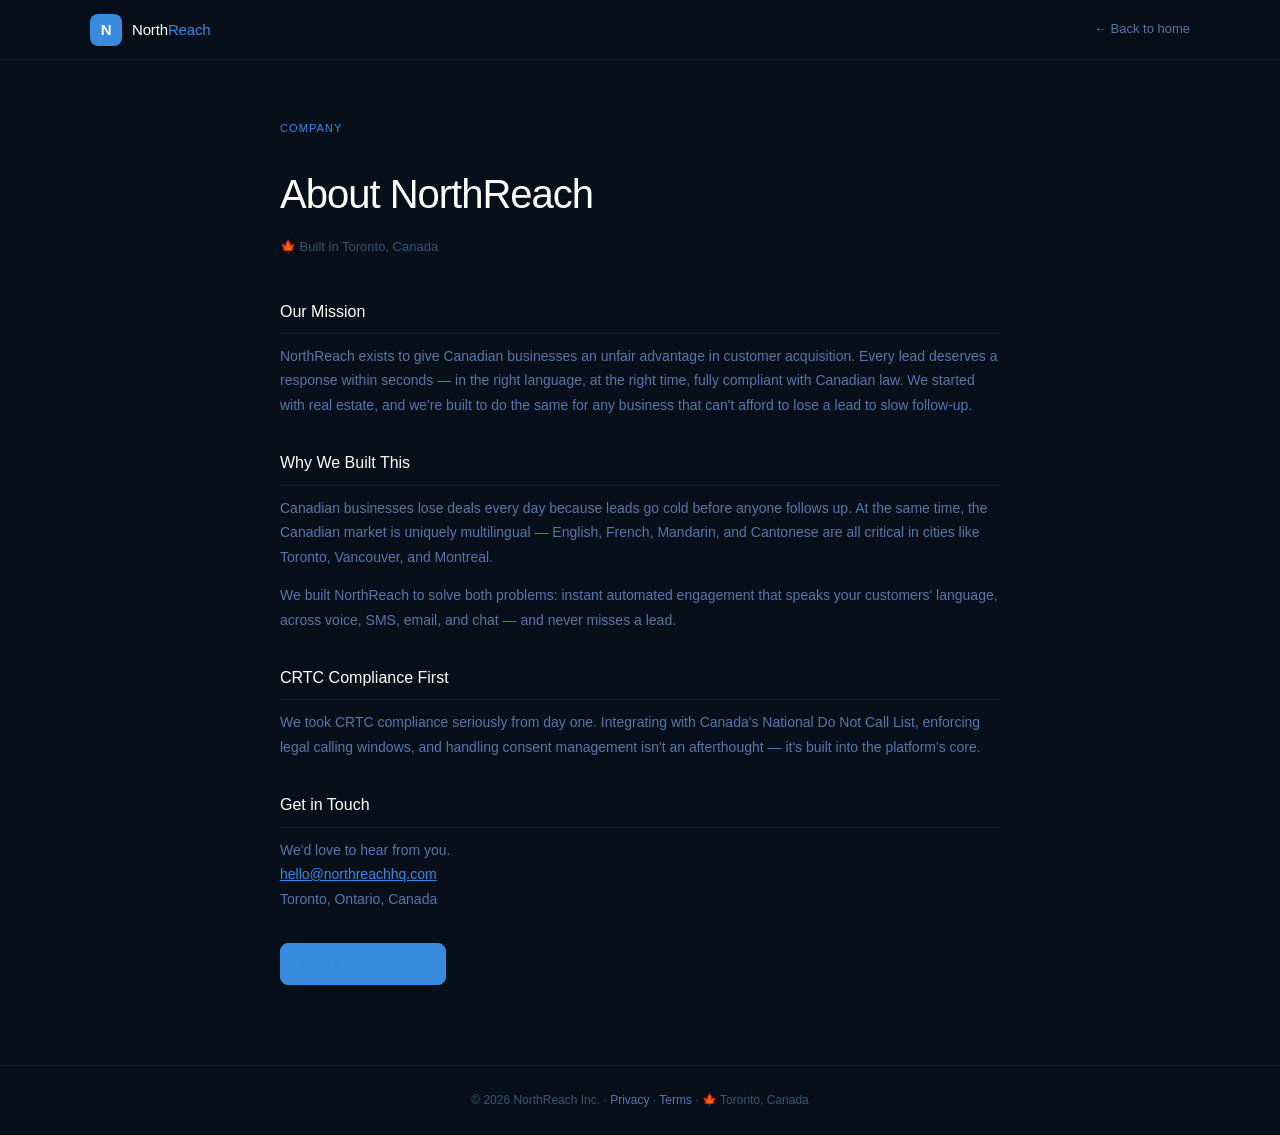
<file: about.html>
<!DOCTYPE html>
<html lang="en">
<head>
  <meta charset="UTF-8" />
  <meta name="viewport" content="width=device-width, initial-scale=1.0" />
  <title>About — NorthReach</title>
  <link rel="stylesheet" href="styles/main.css?v=2" />
  <link rel="stylesheet" href="styles/get-started.css" />
  <link rel="stylesheet" href="styles/legal.css" />
  <link rel="icon" type="image/svg+xml" href="assets/favicon.svg" />
</head>
<body class="legal-page">

  <header class="gs-nav">
    <div class="gs-nav__inner">
      <a href="index.html" class="nav__logo" aria-label="NorthReach Home">
        <div class="nav__logo-icon">N</div>
        <span class="nav__logo-text">
          <span class="nav__logo-maple">North</span><span class="nav__logo-call">Reach</span>
        </span>
      </a>
      <a href="index.html" class="gs-nav__back">← Back to home</a>
    </div>
  </header>

  <main class="legal-main">
    <div class="legal-container">

      <div class="legal-header">
        <span class="section-label">Company</span>
        <h1 class="legal-title">About NorthReach</h1>
        <p class="legal-meta">🍁 Built in Toronto, Canada</p>
      </div>

      <div class="legal-body">

        <h2>Our Mission</h2>
        <p>NorthReach exists to give Canadian businesses an unfair advantage in customer acquisition. Every lead deserves a response within seconds — in the right language, at the right time, fully compliant with Canadian law. We started with real estate, and we're built to do the same for any business that can't afford to lose a lead to slow follow-up.</p>

        <h2>Why We Built This</h2>
        <p>Canadian businesses lose deals every day because leads go cold before anyone follows up. At the same time, the Canadian market is uniquely multilingual — English, French, Mandarin, and Cantonese are all critical in cities like Toronto, Vancouver, and Montreal.</p>
        <p>We built NorthReach to solve both problems: instant automated engagement that speaks your customers' language, across voice, SMS, email, and chat — and never misses a lead.</p>

        <h2>CRTC Compliance First</h2>
        <p>We took CRTC compliance seriously from day one. Integrating with Canada's National Do Not Call List, enforcing legal calling windows, and handling consent management isn't an afterthought — it's built into the platform's core.</p>

        <h2>Get in Touch</h2>
        <p>We'd love to hear from you.<br />
        <a href="mailto:hello@northreachhq.com">hello@northreachhq.com</a><br />
        Toronto, Ontario, Canada</p>

        <div style="margin-top: 32px;">
          <a href="get-started.html?plan=pro" class="btn btn--primary">Book a Free Demo →</a>
        </div>

      </div>

    </div>
  </main>

  <footer class="gs-footer">
    <p>© 2026 NorthReach Inc. · <a href="privacy.html">Privacy</a> · <a href="terms.html">Terms</a> · 🍁 Toronto, Canada</p>
  </footer>

</body>
</html>
</file>
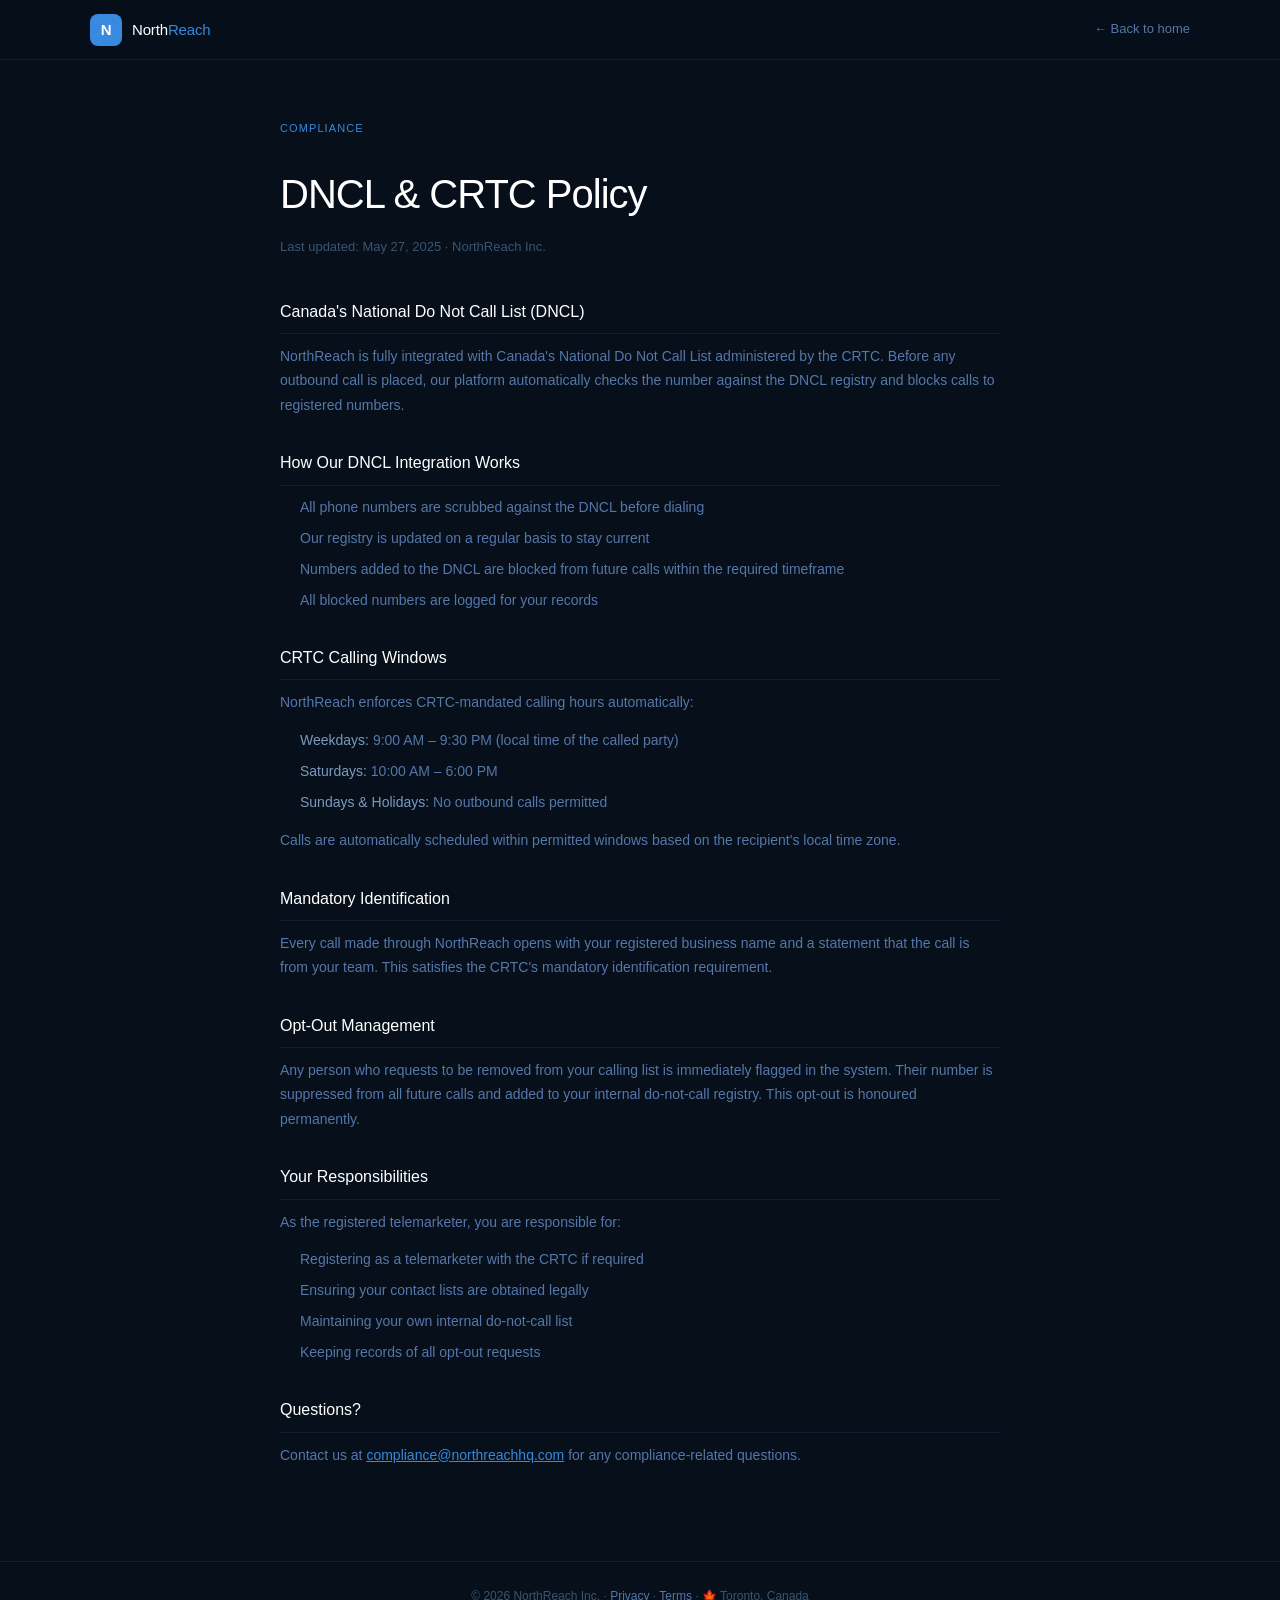
<file: dncl.html>
<!DOCTYPE html>
<html lang="en">
<head>
  <meta charset="UTF-8" />
  <meta name="viewport" content="width=device-width, initial-scale=1.0" />
  <title>DNCL Policy — NorthReach</title>
  <link rel="stylesheet" href="styles/main.css?v=2" />
  <link rel="stylesheet" href="styles/get-started.css" />
  <link rel="stylesheet" href="styles/legal.css" />
  <link rel="icon" type="image/svg+xml" href="assets/favicon.svg" />
</head>
<body class="legal-page">

  <header class="gs-nav">
    <div class="gs-nav__inner">
      <a href="index.html" class="nav__logo" aria-label="NorthReach Home">
        <div class="nav__logo-icon">N</div>
        <span class="nav__logo-text">
          <span class="nav__logo-maple">North</span><span class="nav__logo-call">Reach</span>
        </span>
      </a>
      <a href="index.html" class="gs-nav__back">← Back to home</a>
    </div>
  </header>

  <main class="legal-main">
    <div class="legal-container">

      <div class="legal-header">
        <span class="section-label">Compliance</span>
        <h1 class="legal-title">DNCL &amp; CRTC Policy</h1>
        <p class="legal-meta">Last updated: May 27, 2025 · NorthReach Inc.</p>
      </div>

      <div class="legal-body">

        <h2>Canada's National Do Not Call List (DNCL)</h2>
        <p>NorthReach is fully integrated with Canada's National Do Not Call List administered by the CRTC. Before any outbound call is placed, our platform automatically checks the number against the DNCL registry and blocks calls to registered numbers.</p>

        <h2>How Our DNCL Integration Works</h2>
        <ul>
          <li>All phone numbers are scrubbed against the DNCL before dialing</li>
          <li>Our registry is updated on a regular basis to stay current</li>
          <li>Numbers added to the DNCL are blocked from future calls within the required timeframe</li>
          <li>All blocked numbers are logged for your records</li>
        </ul>

        <h2>CRTC Calling Windows</h2>
        <p>NorthReach enforces CRTC-mandated calling hours automatically:</p>
        <ul>
          <li><strong>Weekdays:</strong> 9:00 AM – 9:30 PM (local time of the called party)</li>
          <li><strong>Saturdays:</strong> 10:00 AM – 6:00 PM</li>
          <li><strong>Sundays &amp; Holidays:</strong> No outbound calls permitted</li>
        </ul>
        <p>Calls are automatically scheduled within permitted windows based on the recipient's local time zone.</p>

        <h2>Mandatory Identification</h2>
        <p>Every call made through NorthReach opens with your registered business name and a statement that the call is from your team. This satisfies the CRTC's mandatory identification requirement.</p>

        <h2>Opt-Out Management</h2>
        <p>Any person who requests to be removed from your calling list is immediately flagged in the system. Their number is suppressed from all future calls and added to your internal do-not-call registry. This opt-out is honoured permanently.</p>

        <h2>Your Responsibilities</h2>
        <p>As the registered telemarketer, you are responsible for:</p>
        <ul>
          <li>Registering as a telemarketer with the CRTC if required</li>
          <li>Ensuring your contact lists are obtained legally</li>
          <li>Maintaining your own internal do-not-call list</li>
          <li>Keeping records of all opt-out requests</li>
        </ul>

        <h2>Questions?</h2>
        <p>Contact us at <a href="mailto:compliance@northreachhq.com">compliance@northreachhq.com</a> for any compliance-related questions.</p>

      </div>

    </div>
  </main>

  <footer class="gs-footer">
    <p>© 2026 NorthReach Inc. · <a href="privacy.html">Privacy</a> · <a href="terms.html">Terms</a> · 🍁 Toronto, Canada</p>
  </footer>

</body>
</html>
</file>
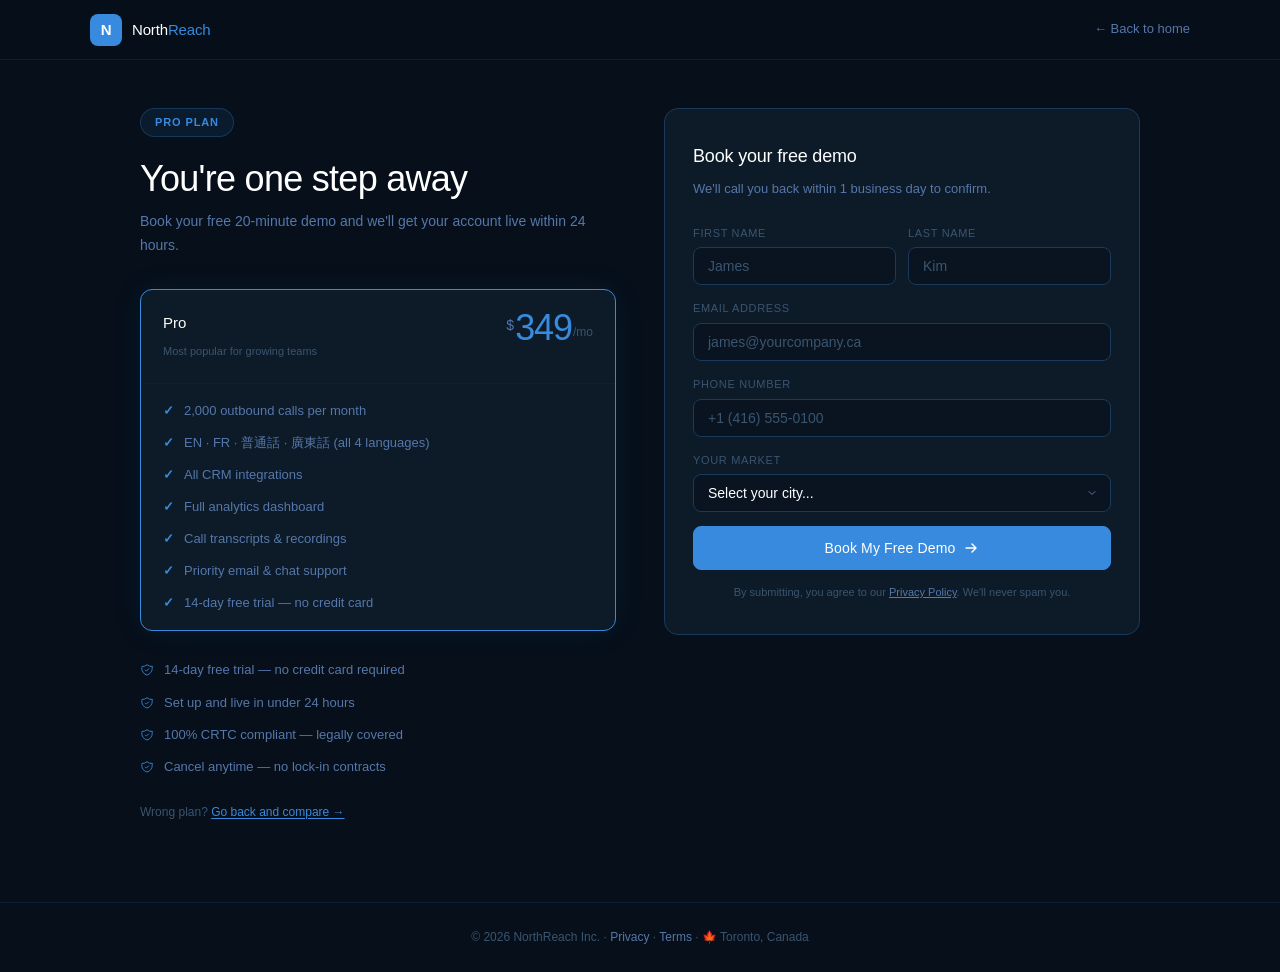
<file: get-started.html>
<!DOCTYPE html>
<html lang="en">
<head>
  <meta charset="UTF-8" />
  <meta name="viewport" content="width=device-width, initial-scale=1.0" />
  <meta name="description" content="Get started with NorthReach — book your free demo and activate your plan." />
  <meta name="theme-color" content="#060f1a" />
  <title>Get Started — NorthReach</title>
  <link rel="stylesheet" href="styles/main.css?v=2" />
  <link rel="stylesheet" href="styles/get-started.css" />
  <link rel="icon" type="image/svg+xml" href="assets/favicon.svg" />
</head>
<body class="gs-page">

  <!-- ── Minimal navbar ── -->
  <header class="gs-nav">
    <div class="gs-nav__inner">
      <a href="index.html" class="nav__logo" aria-label="Back to NorthReach">
        <div class="nav__logo-icon">N</div>
        <span class="nav__logo-text">
          <span class="nav__logo-maple">North</span><span class="nav__logo-call">Reach</span>
        </span>
      </a>
      <a href="index.html" class="gs-nav__back">
        ← Back to home
      </a>
    </div>
  </header>

  <!-- ── Main content ── -->
  <main class="gs-main">
    <div class="gs-container">

      <!-- Left — plan summary -->
      <div class="gs-summary">

        <div class="gs-badge" id="gsPlanBadge">Starter Plan</div>

        <h1 class="gs-title">You're one step away</h1>
        <p class="gs-subtitle">Book your free 20-minute demo and we'll get your account live within 24 hours.</p>

        <!-- Plan card -->
        <div class="gs-plan-card" id="gsPlanCard">
          <div class="gs-plan-header">
            <div>
              <span class="gs-plan-name" id="gsPlanName">Starter</span>
              <span class="gs-plan-tag" id="gsPlanTag">Perfect for small teams</span>
            </div>
            <div class="gs-plan-price">
              <span class="gs-plan-currency">$</span>
              <span class="gs-plan-amount" id="gsPlanAmount">199</span>
              <span class="gs-plan-period">/mo</span>
            </div>
          </div>
          <ul class="gs-plan-features" id="gsPlanFeatures">
            <!-- filled by JS -->
          </ul>
        </div>

        <!-- Trust signals -->
        <ul class="gs-trust">
          <li>
            <svg width="14" height="14" viewBox="0 0 24 24" fill="none"><path d="M9 12l2 2 4-4m5.618-4.016A11.955 11.955 0 0112 2.944a11.955 11.955 0 01-8.618 3.04A12.02 12.02 0 003 9c0 5.591 3.824 10.29 9 11.622 5.176-1.332 9-6.03 9-11.622 0-1.042-.133-2.052-.382-3.016z" stroke="#378ADD" stroke-width="1.5" stroke-linecap="round" stroke-linejoin="round"/></svg>
            14-day free trial — no credit card required
          </li>
          <li>
            <svg width="14" height="14" viewBox="0 0 24 24" fill="none"><path d="M9 12l2 2 4-4m5.618-4.016A11.955 11.955 0 0112 2.944a11.955 11.955 0 01-8.618 3.04A12.02 12.02 0 003 9c0 5.591 3.824 10.29 9 11.622 5.176-1.332 9-6.03 9-11.622 0-1.042-.133-2.052-.382-3.016z" stroke="#378ADD" stroke-width="1.5" stroke-linecap="round" stroke-linejoin="round"/></svg>
            Set up and live in under 24 hours
          </li>
          <li>
            <svg width="14" height="14" viewBox="0 0 24 24" fill="none"><path d="M9 12l2 2 4-4m5.618-4.016A11.955 11.955 0 0112 2.944a11.955 11.955 0 01-8.618 3.04A12.02 12.02 0 003 9c0 5.591 3.824 10.29 9 11.622 5.176-1.332 9-6.03 9-11.622 0-1.042-.133-2.052-.382-3.016z" stroke="#378ADD" stroke-width="1.5" stroke-linecap="round" stroke-linejoin="round"/></svg>
            100% CRTC compliant — legally covered
          </li>
          <li>
            <svg width="14" height="14" viewBox="0 0 24 24" fill="none"><path d="M9 12l2 2 4-4m5.618-4.016A11.955 11.955 0 0112 2.944a11.955 11.955 0 01-8.618 3.04A12.02 12.02 0 003 9c0 5.591 3.824 10.29 9 11.622 5.176-1.332 9-6.03 9-11.622 0-1.042-.133-2.052-.382-3.016z" stroke="#378ADD" stroke-width="1.5" stroke-linecap="round" stroke-linejoin="round"/></svg>
            Cancel anytime — no lock-in contracts
          </li>
        </ul>

        <p class="gs-switch">
          Wrong plan?
          <a href="index.html#pricing" class="gs-switch__link">Go back and compare →</a>
        </p>

      </div>

      <!-- Right — booking form -->
      <div class="gs-form-wrap">
        <div class="gs-form-card">

          <h2 class="gs-form-title">Book your free demo</h2>
          <p class="gs-form-sub">We'll call you back within 1 business day to confirm.</p>

          <form class="gs-form" id="gsForm"
                action="https://formspree.io/f/mojbywll"
                method="POST"
                novalidate>

            <!-- Hidden plan field -->
            <input type="hidden" name="plan" id="gsHiddenPlan" value="" />

            <div class="gs-form__row">
              <div class="gs-form__group">
                <label class="gs-form__label" for="gsFirstName">First Name</label>
                <input class="gs-form__input" type="text" id="gsFirstName" name="firstName"
                       placeholder="James" required autocomplete="given-name" />
              </div>
              <div class="gs-form__group">
                <label class="gs-form__label" for="gsLastName">Last Name</label>
                <input class="gs-form__input" type="text" id="gsLastName" name="lastName"
                       placeholder="Kim" autocomplete="family-name" />
              </div>
            </div>

            <div class="gs-form__group">
              <label class="gs-form__label" for="gsEmail">Email Address</label>
              <input class="gs-form__input" type="email" id="gsEmail" name="email"
                     placeholder="james@yourcompany.ca" required autocomplete="email" />
            </div>

            <div class="gs-form__group">
              <label class="gs-form__label" for="gsPhone">Phone Number</label>
              <input class="gs-form__input" type="tel" id="gsPhone" name="phone"
                     placeholder="+1 (416) 555-0100" autocomplete="tel" />
            </div>

            <div class="gs-form__group">
              <label class="gs-form__label" for="gsMarket">Your Market</label>
              <select class="gs-form__input gs-form__select" id="gsMarket" name="market">
                <option value="">Select your city...</option>
                <option value="toronto">Toronto, ON</option>
                <option value="vancouver">Vancouver, BC</option>
                <option value="montreal">Montréal, QC</option>
                <option value="ottawa">Ottawa, ON</option>
                <option value="calgary">Calgary, AB</option>
                <option value="other">Other</option>
              </select>
            </div>

            <!-- Error message -->
            <p class="gs-form__error" id="gsFormError" style="display:none;">
              Something went wrong. Please try again or email
              <a href="mailto:hello@northreachhq.com">hello@northreachhq.com</a>.
            </p>

            <button type="submit" class="btn btn--primary btn--block btn--lg" id="gsSubmitBtn">
              Book My Free Demo
              <svg width="16" height="16" viewBox="0 0 16 16" fill="none" aria-hidden="true">
                <path d="M3 8h10M9 4l4 4-4 4" stroke="currentColor" stroke-width="1.5" stroke-linecap="round" stroke-linejoin="round"/>
              </svg>
            </button>

            <p class="gs-form__privacy">
              By submitting, you agree to our
              <a href="privacy.html" class="gs-form__link">Privacy Policy</a>. We'll never spam you.
            </p>
          </form>

          <!-- Success state -->
          <div class="gs-success" id="gsSuccess" aria-live="polite" style="display:none;">
            <div class="gs-success__icon">✓</div>
            <h3 class="gs-success__title">You're booked!</h3>
            <p class="gs-success__text">We'll reach out within 1 business day to confirm your demo time. Talk soon.</p>
            <a href="index.html" class="btn btn--ghost" style="margin-top:8px;">← Back to home</a>
          </div>

        </div>
      </div>

    </div>
  </main>

  <!-- ── Footer strip ── -->
  <footer class="gs-footer">
    <p>© 2026 NorthReach Inc. · <a href="privacy.html">Privacy</a> · <a href="terms.html">Terms</a> · 🍁 Toronto, Canada</p>
  </footer>

  <script src="scripts/get-started.js?v=2"></script>
</body>
</html>
</file>
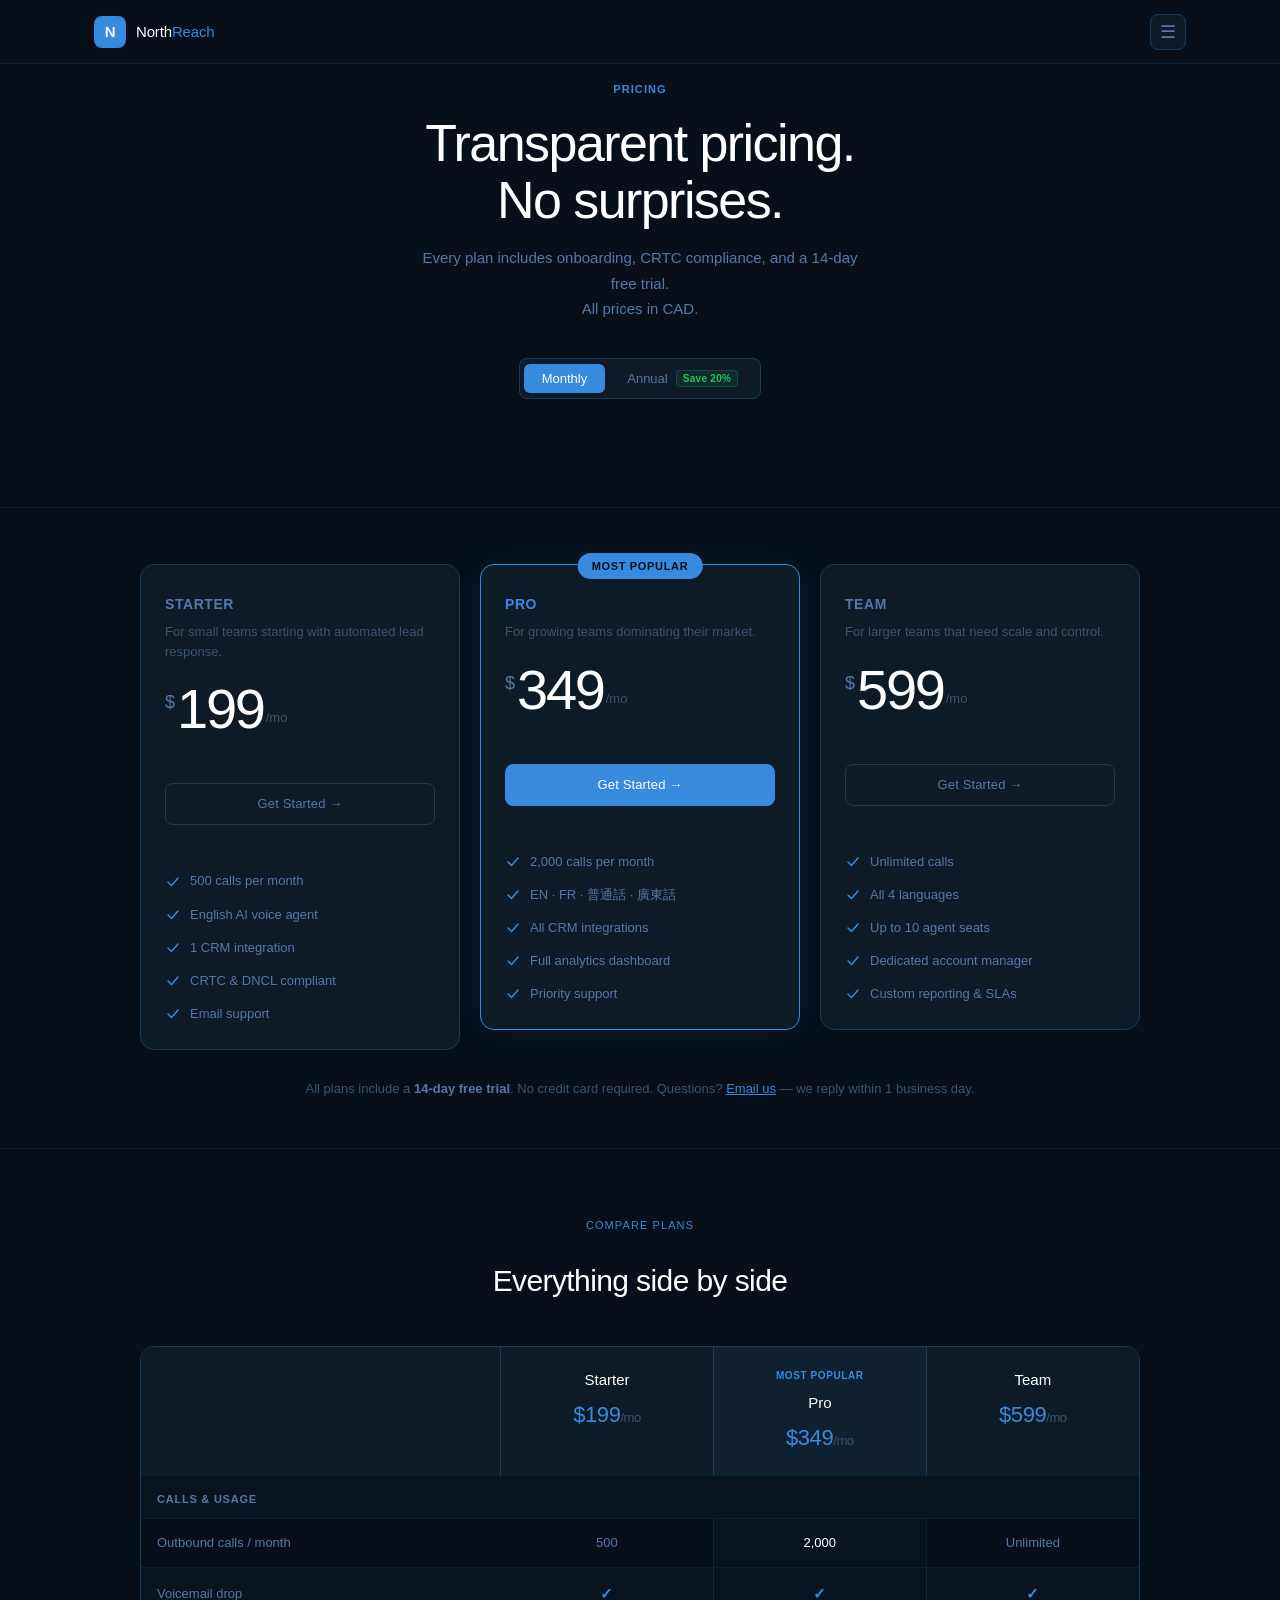
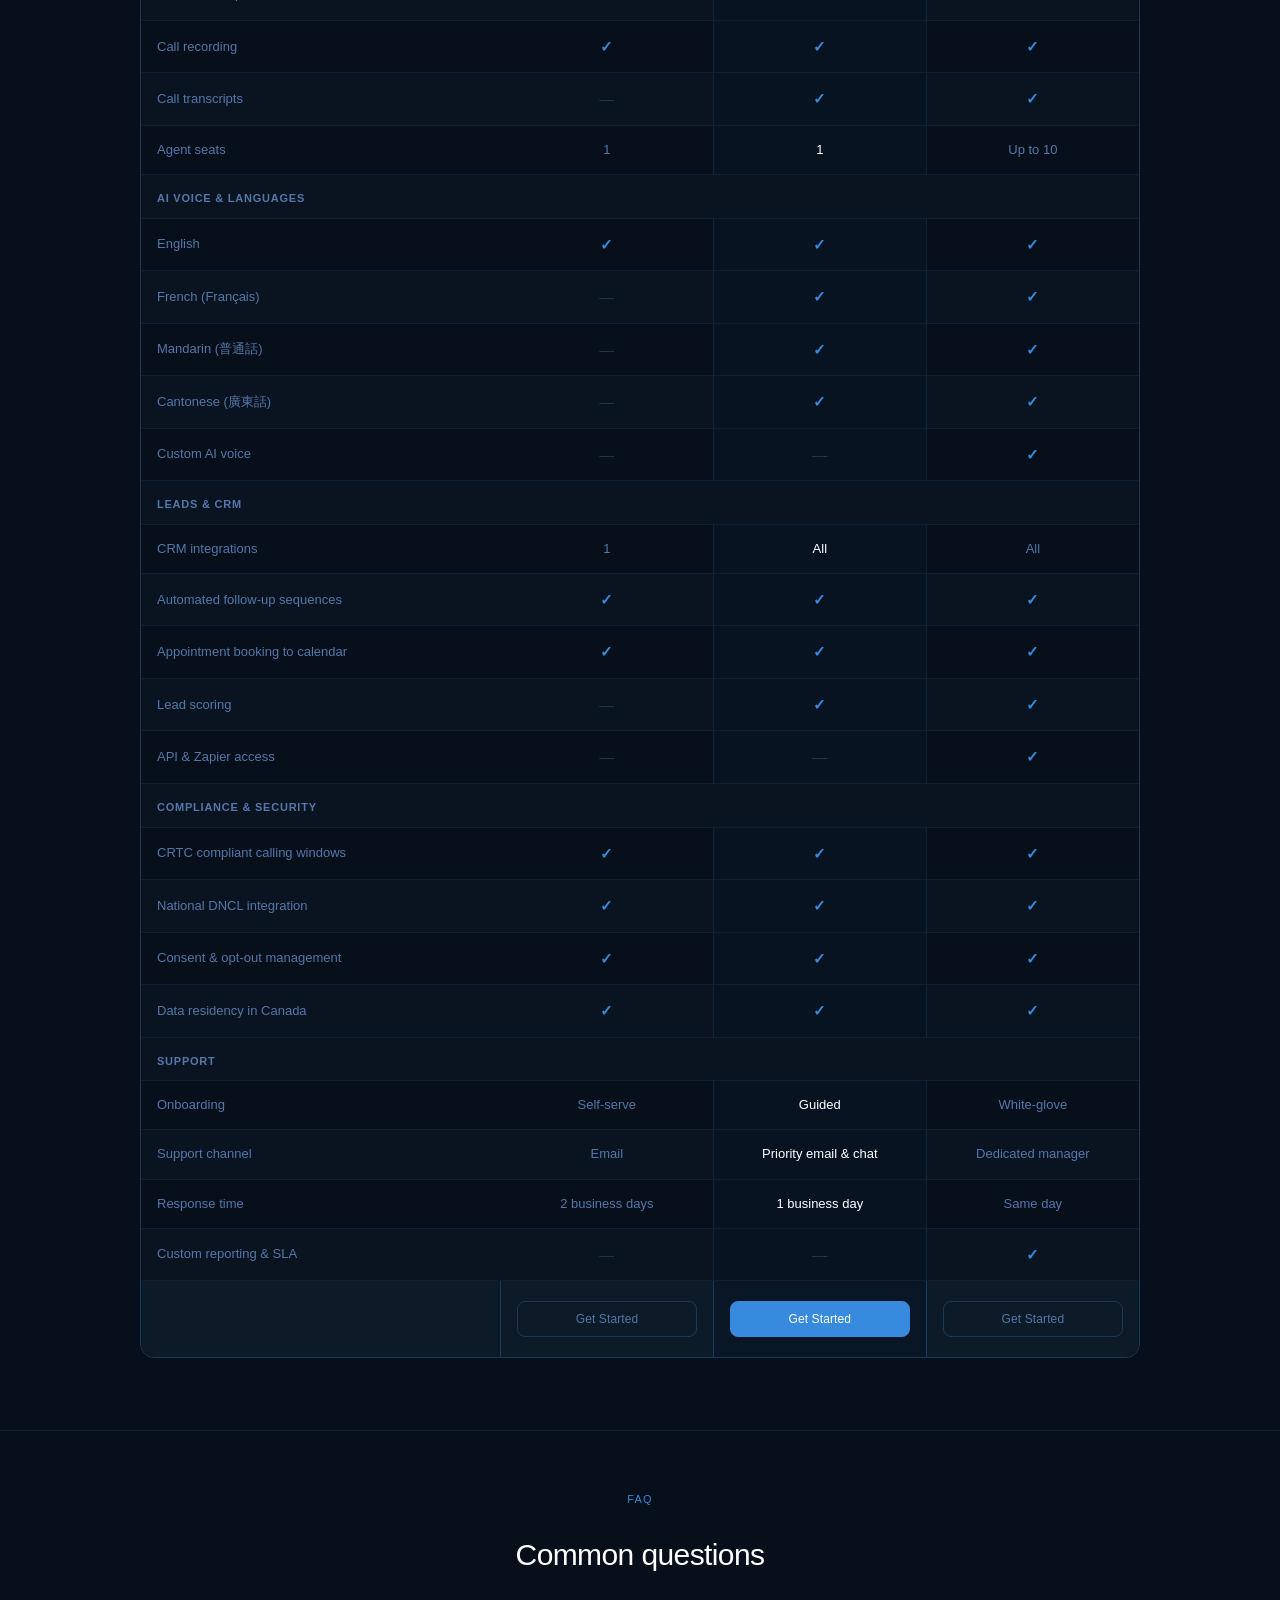
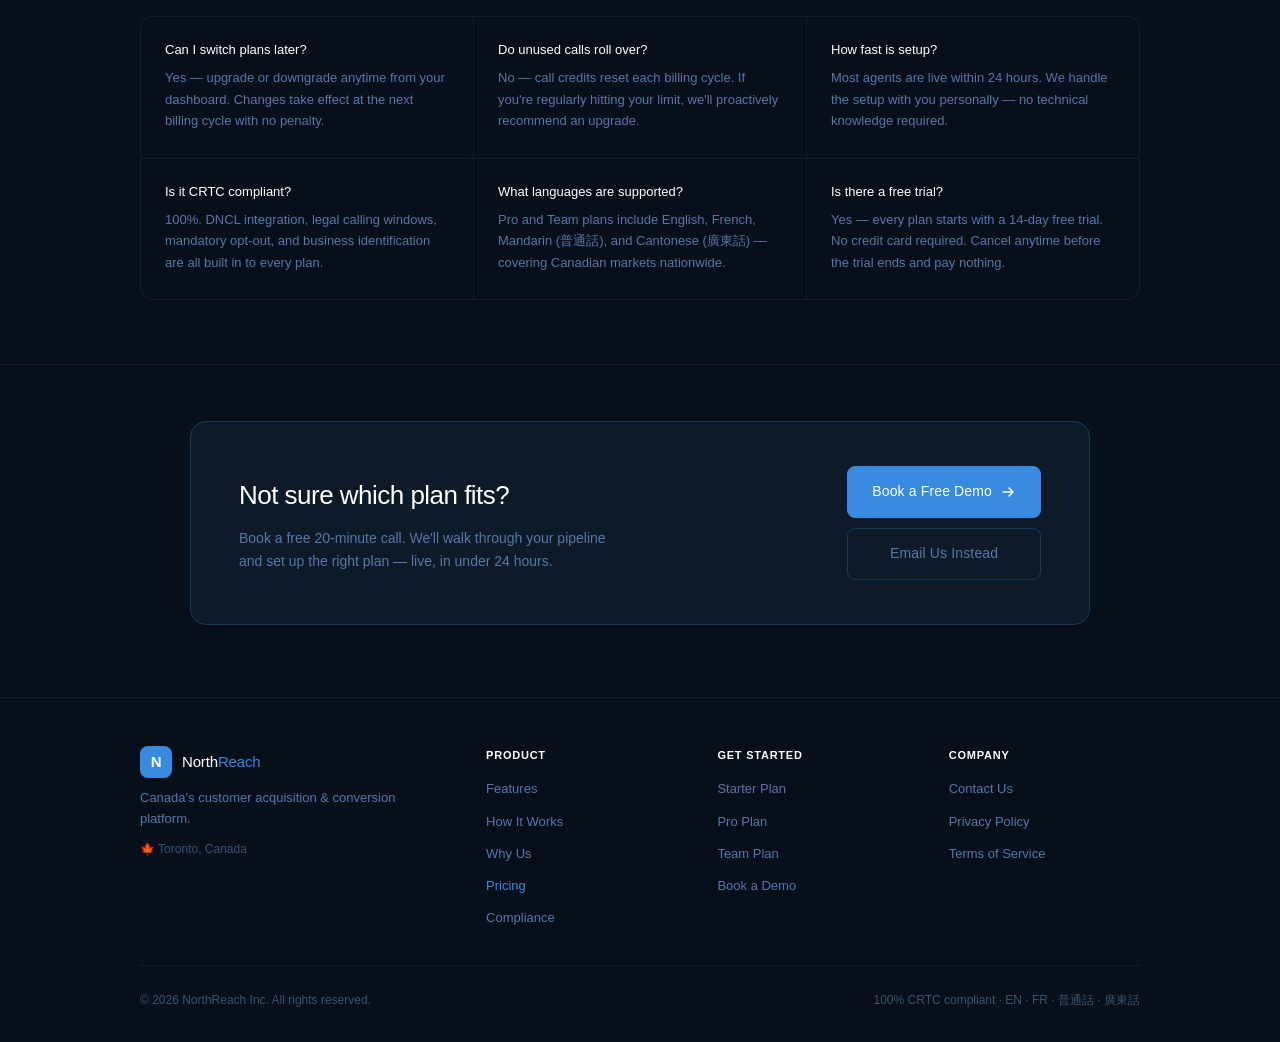
<file: pricing.html>
<!DOCTYPE html>
<html lang="en">
<head>
  <meta charset="UTF-8" />
  <meta name="viewport" content="width=device-width, initial-scale=1.0" />
  <meta name="description" content="NorthReach pricing — simple, transparent plans for Canadian businesses. Starter $199, Pro $349, Team $599/month. 14-day free trial." />
  <meta name="theme-color" content="#060f1a" />
  <title>Pricing — NorthReach</title>
  <link rel="stylesheet" href="styles/main.css?v=2" />
  <link rel="stylesheet" href="styles/pricing.css" />
  <link rel="icon" type="image/svg+xml" href="assets/favicon.svg" />
</head>
<body class="pr-page">

  <!-- ══════════════════════════════════════
       NAVBAR
  ══════════════════════════════════════ -->
  <header class="nav" id="nav">
    <div class="nav__inner">
      <a href="index.html" class="nav__logo" aria-label="NorthReach — Home">
        <div class="nav__logo-icon">N</div>
        <span class="nav__logo-text">
          <span class="nav__logo-maple">North</span><span class="nav__logo-call">Reach</span>
        </span>
      </a>
      <nav class="nav__links" aria-label="Site navigation">
        <a href="index.html#features"   class="nav__link">Solutions</a>
        <a href="index.html#industries" class="nav__link">Industries</a>
        <a href="pricing.html"          class="nav__link nav__link--active">Pricing</a>
        <a href="index.html#demo"       class="nav__link">Demo</a>
      </nav>
      <div class="nav__actions">
        <a href="login.html"           class="btn btn--ghost btn--sm">Log In</a>
        <a href="get-started.html?plan=pro" class="btn btn--primary btn--sm">Book a Demo</a>
      </div>
      <button class="nav__hamburger" id="navToggle" aria-label="Toggle menu" aria-expanded="false">☰</button>
    </div>

    <!-- Mobile overlay -->
    <div class="nav__overlay" id="navOverlay" aria-hidden="true">
      <div class="nav__panel">
        <div class="nav__panel-header">
          <a href="index.html" class="nav__logo">
            <div class="nav__logo-icon">N</div>
            <span class="nav__logo-text">
              <span class="nav__logo-maple">North</span><span class="nav__logo-call">Reach</span>
            </span>
          </a>
          <button class="nav__close" id="navClose" aria-label="Close menu">✕</button>
        </div>
        <nav class="nav__panel-links">
          <a href="index.html"            class="nav__panel-link">Home       <span class="nav__arrow">→</span></a>
          <a href="index.html#features"   class="nav__panel-link">Solutions  <span class="nav__arrow">→</span></a>
          <a href="index.html#industries" class="nav__panel-link">Industries <span class="nav__arrow">→</span></a>
          <a href="pricing.html"          class="nav__panel-link nav__panel-link--active">Pricing <span class="nav__arrow">→</span></a>
          <a href="index.html#demo"       class="nav__panel-link">Demo       <span class="nav__arrow">→</span></a>
        </nav>
        <a href="get-started.html?plan=pro" class="btn btn--primary btn--block nav__panel-cta">Get Started Free →</a>
      </div>
    </div>
  </header>


  <!-- ══════════════════════════════════════
       HERO
  ══════════════════════════════════════ -->
  <section class="pr-hero">
    <div class="container">
      <p class="pr-hero__eyebrow">Pricing</p>
      <h1 class="pr-hero__title">Transparent pricing.<br />No surprises.</h1>
      <p class="pr-hero__sub">Every plan includes onboarding, CRTC compliance, and a 14-day free trial.<br />All prices in CAD.</p>

      <!-- Toggle -->
      <div class="pr-toggle-wrap">
        <div class="pricing__toggle" role="group" aria-label="Billing frequency">
          <button class="toggle__btn toggle__btn--active" id="toggleMonthly">Monthly</button>
          <button class="toggle__btn" id="toggleAnnual">
            Annual
            <span class="toggle__badge">Save 20%</span>
          </button>
        </div>
      </div>
    </div>
  </section>


  <!-- ══════════════════════════════════════
       PLAN CARDS
  ══════════════════════════════════════ -->
  <section class="pr-cards">
    <div class="container">
      <div class="pr-grid">

        <!-- ── Starter ── -->
        <div class="pr-card">
          <div class="pr-card__top">
            <span class="pr-card__tier">Starter</span>
            <p class="pr-card__desc">For small teams starting with automated lead response.</p>
          </div>
          <div class="pr-card__price">
            <span class="pr-card__currency">$</span>
            <span class="pr-card__amount" data-monthly="199" data-annual="159">199</span>
            <span class="pr-card__period">/mo</span>
          </div>
          <p class="pr-card__savings" data-savings="480"></p>
          <a href="get-started.html?plan=starter" class="btn btn--ghost btn--block pr-card__cta">Get Started →</a>
          <ul class="pr-card__features">
            <li>
              <svg class="pr-feat-icon" viewBox="0 0 16 16" fill="none"><path d="M3 8l3.5 3.5L13 4" stroke="#378ADD" stroke-width="1.5" stroke-linecap="round" stroke-linejoin="round"/></svg>
              500 calls per month
            </li>
            <li>
              <svg class="pr-feat-icon" viewBox="0 0 16 16" fill="none"><path d="M3 8l3.5 3.5L13 4" stroke="#378ADD" stroke-width="1.5" stroke-linecap="round" stroke-linejoin="round"/></svg>
              English AI voice agent
            </li>
            <li>
              <svg class="pr-feat-icon" viewBox="0 0 16 16" fill="none"><path d="M3 8l3.5 3.5L13 4" stroke="#378ADD" stroke-width="1.5" stroke-linecap="round" stroke-linejoin="round"/></svg>
              1 CRM integration
            </li>
            <li>
              <svg class="pr-feat-icon" viewBox="0 0 16 16" fill="none"><path d="M3 8l3.5 3.5L13 4" stroke="#378ADD" stroke-width="1.5" stroke-linecap="round" stroke-linejoin="round"/></svg>
              CRTC &amp; DNCL compliant
            </li>
            <li>
              <svg class="pr-feat-icon" viewBox="0 0 16 16" fill="none"><path d="M3 8l3.5 3.5L13 4" stroke="#378ADD" stroke-width="1.5" stroke-linecap="round" stroke-linejoin="round"/></svg>
              Email support
            </li>
          </ul>
        </div>

        <!-- ── Pro (featured) ── -->
        <div class="pr-card pr-card--featured">
          <div class="pr-card__badge">Most Popular</div>
          <div class="pr-card__top">
            <span class="pr-card__tier">Pro</span>
            <p class="pr-card__desc">For growing teams dominating their market.</p>
          </div>
          <div class="pr-card__price">
            <span class="pr-card__currency">$</span>
            <span class="pr-card__amount" data-monthly="349" data-annual="279">349</span>
            <span class="pr-card__period">/mo</span>
          </div>
          <p class="pr-card__savings" data-savings="840"></p>
          <a href="get-started.html?plan=pro" class="btn btn--primary btn--block pr-card__cta">Get Started →</a>
          <ul class="pr-card__features">
            <li>
              <svg class="pr-feat-icon" viewBox="0 0 16 16" fill="none"><path d="M3 8l3.5 3.5L13 4" stroke="#378ADD" stroke-width="1.5" stroke-linecap="round" stroke-linejoin="round"/></svg>
              2,000 calls per month
            </li>
            <li>
              <svg class="pr-feat-icon" viewBox="0 0 16 16" fill="none"><path d="M3 8l3.5 3.5L13 4" stroke="#378ADD" stroke-width="1.5" stroke-linecap="round" stroke-linejoin="round"/></svg>
              EN · FR · 普通話 · 廣東話
            </li>
            <li>
              <svg class="pr-feat-icon" viewBox="0 0 16 16" fill="none"><path d="M3 8l3.5 3.5L13 4" stroke="#378ADD" stroke-width="1.5" stroke-linecap="round" stroke-linejoin="round"/></svg>
              All CRM integrations
            </li>
            <li>
              <svg class="pr-feat-icon" viewBox="0 0 16 16" fill="none"><path d="M3 8l3.5 3.5L13 4" stroke="#378ADD" stroke-width="1.5" stroke-linecap="round" stroke-linejoin="round"/></svg>
              Full analytics dashboard
            </li>
            <li>
              <svg class="pr-feat-icon" viewBox="0 0 16 16" fill="none"><path d="M3 8l3.5 3.5L13 4" stroke="#378ADD" stroke-width="1.5" stroke-linecap="round" stroke-linejoin="round"/></svg>
              Priority support
            </li>
          </ul>
        </div>

        <!-- ── Team ── -->
        <div class="pr-card">
          <div class="pr-card__top">
            <span class="pr-card__tier">Team</span>
            <p class="pr-card__desc">For larger teams that need scale and control.</p>
          </div>
          <div class="pr-card__price">
            <span class="pr-card__currency">$</span>
            <span class="pr-card__amount" data-monthly="599" data-annual="479">599</span>
            <span class="pr-card__period">/mo</span>
          </div>
          <p class="pr-card__savings" data-savings="1440"></p>
          <a href="get-started.html?plan=team" class="btn btn--ghost btn--block pr-card__cta">Get Started →</a>
          <ul class="pr-card__features">
            <li>
              <svg class="pr-feat-icon" viewBox="0 0 16 16" fill="none"><path d="M3 8l3.5 3.5L13 4" stroke="#378ADD" stroke-width="1.5" stroke-linecap="round" stroke-linejoin="round"/></svg>
              Unlimited calls
            </li>
            <li>
              <svg class="pr-feat-icon" viewBox="0 0 16 16" fill="none"><path d="M3 8l3.5 3.5L13 4" stroke="#378ADD" stroke-width="1.5" stroke-linecap="round" stroke-linejoin="round"/></svg>
              All 4 languages
            </li>
            <li>
              <svg class="pr-feat-icon" viewBox="0 0 16 16" fill="none"><path d="M3 8l3.5 3.5L13 4" stroke="#378ADD" stroke-width="1.5" stroke-linecap="round" stroke-linejoin="round"/></svg>
              Up to 10 agent seats
            </li>
            <li>
              <svg class="pr-feat-icon" viewBox="0 0 16 16" fill="none"><path d="M3 8l3.5 3.5L13 4" stroke="#378ADD" stroke-width="1.5" stroke-linecap="round" stroke-linejoin="round"/></svg>
              Dedicated account manager
            </li>
            <li>
              <svg class="pr-feat-icon" viewBox="0 0 16 16" fill="none"><path d="M3 8l3.5 3.5L13 4" stroke="#378ADD" stroke-width="1.5" stroke-linecap="round" stroke-linejoin="round"/></svg>
              Custom reporting &amp; SLAs
            </li>
          </ul>
        </div>

      </div>

      <p class="pr-note">
        All plans include a <strong>14-day free trial</strong>. No credit card required.
        Questions? <a href="mailto:hello@northreachhq.com">Email us</a> — we reply within 1 business day.
      </p>
    </div>
  </section>


  <!-- ══════════════════════════════════════
       FEATURE COMPARISON TABLE
  ══════════════════════════════════════ -->
  <section class="pr-compare">
    <div class="container">

      <div class="pr-compare__header">
        <span class="section-label">Compare plans</span>
        <h2 class="pr-compare__title">Everything side by side</h2>
      </div>

      <div class="pr-table-wrap">
        <table class="pr-table" role="table">

          <!-- Sticky column headers -->
          <thead>
            <tr class="pr-table__head-row">
              <th class="pr-table__label-col" scope="col"></th>
              <th class="pr-table__plan-col" scope="col">
                <span class="pr-table__plan-name">Starter</span>
                <span class="pr-table__plan-price">$199<span>/mo</span></span>
              </th>
              <th class="pr-table__plan-col pr-table__plan-col--featured" scope="col">
                <span class="pr-table__plan-badge">Most Popular</span>
                <span class="pr-table__plan-name">Pro</span>
                <span class="pr-table__plan-price">$349<span>/mo</span></span>
              </th>
              <th class="pr-table__plan-col" scope="col">
                <span class="pr-table__plan-name">Team</span>
                <span class="pr-table__plan-price">$599<span>/mo</span></span>
              </th>
            </tr>
          </thead>

          <tbody>

            <!-- ─ Calls & Usage ─ -->
            <tr class="pr-table__category">
              <td colspan="4">Calls &amp; Usage</td>
            </tr>
            <tr class="pr-table__row">
              <td class="pr-table__feature">Outbound calls / month</td>
              <td>500</td>
              <td class="pr-table__cell--featured">2,000</td>
              <td>Unlimited</td>
            </tr>
            <tr class="pr-table__row pr-table__row--alt">
              <td class="pr-table__feature">Voicemail drop</td>
              <td><span class="pr-check">✓</span></td>
              <td class="pr-table__cell--featured"><span class="pr-check">✓</span></td>
              <td><span class="pr-check">✓</span></td>
            </tr>
            <tr class="pr-table__row">
              <td class="pr-table__feature">Call recording</td>
              <td><span class="pr-check">✓</span></td>
              <td class="pr-table__cell--featured"><span class="pr-check">✓</span></td>
              <td><span class="pr-check">✓</span></td>
            </tr>
            <tr class="pr-table__row pr-table__row--alt">
              <td class="pr-table__feature">Call transcripts</td>
              <td><span class="pr-dash">—</span></td>
              <td class="pr-table__cell--featured"><span class="pr-check">✓</span></td>
              <td><span class="pr-check">✓</span></td>
            </tr>
            <tr class="pr-table__row">
              <td class="pr-table__feature">Agent seats</td>
              <td>1</td>
              <td class="pr-table__cell--featured">1</td>
              <td>Up to 10</td>
            </tr>

            <!-- ─ AI Voice & Languages ─ -->
            <tr class="pr-table__category">
              <td colspan="4">AI Voice &amp; Languages</td>
            </tr>
            <tr class="pr-table__row">
              <td class="pr-table__feature">English</td>
              <td><span class="pr-check">✓</span></td>
              <td class="pr-table__cell--featured"><span class="pr-check">✓</span></td>
              <td><span class="pr-check">✓</span></td>
            </tr>
            <tr class="pr-table__row pr-table__row--alt">
              <td class="pr-table__feature">French (Français)</td>
              <td><span class="pr-dash">—</span></td>
              <td class="pr-table__cell--featured"><span class="pr-check">✓</span></td>
              <td><span class="pr-check">✓</span></td>
            </tr>
            <tr class="pr-table__row">
              <td class="pr-table__feature">Mandarin (普通話)</td>
              <td><span class="pr-dash">—</span></td>
              <td class="pr-table__cell--featured"><span class="pr-check">✓</span></td>
              <td><span class="pr-check">✓</span></td>
            </tr>
            <tr class="pr-table__row pr-table__row--alt">
              <td class="pr-table__feature">Cantonese (廣東話)</td>
              <td><span class="pr-dash">—</span></td>
              <td class="pr-table__cell--featured"><span class="pr-check">✓</span></td>
              <td><span class="pr-check">✓</span></td>
            </tr>
            <tr class="pr-table__row">
              <td class="pr-table__feature">Custom AI voice</td>
              <td><span class="pr-dash">—</span></td>
              <td class="pr-table__cell--featured"><span class="pr-dash">—</span></td>
              <td><span class="pr-check">✓</span></td>
            </tr>

            <!-- ─ Leads & CRM ─ -->
            <tr class="pr-table__category">
              <td colspan="4">Leads &amp; CRM</td>
            </tr>
            <tr class="pr-table__row">
              <td class="pr-table__feature">CRM integrations</td>
              <td>1</td>
              <td class="pr-table__cell--featured">All</td>
              <td>All</td>
            </tr>
            <tr class="pr-table__row pr-table__row--alt">
              <td class="pr-table__feature">Automated follow-up sequences</td>
              <td><span class="pr-check">✓</span></td>
              <td class="pr-table__cell--featured"><span class="pr-check">✓</span></td>
              <td><span class="pr-check">✓</span></td>
            </tr>
            <tr class="pr-table__row">
              <td class="pr-table__feature">Appointment booking to calendar</td>
              <td><span class="pr-check">✓</span></td>
              <td class="pr-table__cell--featured"><span class="pr-check">✓</span></td>
              <td><span class="pr-check">✓</span></td>
            </tr>
            <tr class="pr-table__row pr-table__row--alt">
              <td class="pr-table__feature">Lead scoring</td>
              <td><span class="pr-dash">—</span></td>
              <td class="pr-table__cell--featured"><span class="pr-check">✓</span></td>
              <td><span class="pr-check">✓</span></td>
            </tr>
            <tr class="pr-table__row">
              <td class="pr-table__feature">API &amp; Zapier access</td>
              <td><span class="pr-dash">—</span></td>
              <td class="pr-table__cell--featured"><span class="pr-dash">—</span></td>
              <td><span class="pr-check">✓</span></td>
            </tr>

            <!-- ─ Compliance & Security ─ -->
            <tr class="pr-table__category">
              <td colspan="4">Compliance &amp; Security</td>
            </tr>
            <tr class="pr-table__row">
              <td class="pr-table__feature">CRTC compliant calling windows</td>
              <td><span class="pr-check">✓</span></td>
              <td class="pr-table__cell--featured"><span class="pr-check">✓</span></td>
              <td><span class="pr-check">✓</span></td>
            </tr>
            <tr class="pr-table__row pr-table__row--alt">
              <td class="pr-table__feature">National DNCL integration</td>
              <td><span class="pr-check">✓</span></td>
              <td class="pr-table__cell--featured"><span class="pr-check">✓</span></td>
              <td><span class="pr-check">✓</span></td>
            </tr>
            <tr class="pr-table__row">
              <td class="pr-table__feature">Consent &amp; opt-out management</td>
              <td><span class="pr-check">✓</span></td>
              <td class="pr-table__cell--featured"><span class="pr-check">✓</span></td>
              <td><span class="pr-check">✓</span></td>
            </tr>
            <tr class="pr-table__row pr-table__row--alt">
              <td class="pr-table__feature">Data residency in Canada</td>
              <td><span class="pr-check">✓</span></td>
              <td class="pr-table__cell--featured"><span class="pr-check">✓</span></td>
              <td><span class="pr-check">✓</span></td>
            </tr>

            <!-- ─ Support ─ -->
            <tr class="pr-table__category">
              <td colspan="4">Support</td>
            </tr>
            <tr class="pr-table__row">
              <td class="pr-table__feature">Onboarding</td>
              <td>Self-serve</td>
              <td class="pr-table__cell--featured">Guided</td>
              <td>White-glove</td>
            </tr>
            <tr class="pr-table__row pr-table__row--alt">
              <td class="pr-table__feature">Support channel</td>
              <td>Email</td>
              <td class="pr-table__cell--featured">Priority email &amp; chat</td>
              <td>Dedicated manager</td>
            </tr>
            <tr class="pr-table__row">
              <td class="pr-table__feature">Response time</td>
              <td>2 business days</td>
              <td class="pr-table__cell--featured">1 business day</td>
              <td>Same day</td>
            </tr>
            <tr class="pr-table__row pr-table__row--alt">
              <td class="pr-table__feature">Custom reporting &amp; SLA</td>
              <td><span class="pr-dash">—</span></td>
              <td class="pr-table__cell--featured"><span class="pr-dash">—</span></td>
              <td><span class="pr-check">✓</span></td>
            </tr>

            <!-- CTA row -->
            <tr class="pr-table__cta-row">
              <td></td>
              <td><a href="get-started.html?plan=starter" class="btn btn--ghost btn--sm btn--block">Get Started</a></td>
              <td class="pr-table__cell--featured"><a href="get-started.html?plan=pro" class="btn btn--primary btn--sm btn--block">Get Started</a></td>
              <td><a href="get-started.html?plan=team" class="btn btn--ghost btn--sm btn--block">Get Started</a></td>
            </tr>

          </tbody>
        </table>
      </div>

    </div>
  </section>


  <!-- ══════════════════════════════════════
       FAQ
  ══════════════════════════════════════ -->
  <section class="pr-faq-section">
    <div class="container">
      <div class="pr-faq-header">
        <span class="section-label">FAQ</span>
        <h2 class="pr-faq-title">Common questions</h2>
      </div>
      <div class="pr-faq-grid">

        <div class="pr-faq-card">
          <h3 class="pr-faq-card__q">Can I switch plans later?</h3>
          <p class="pr-faq-card__a">Yes — upgrade or downgrade anytime from your dashboard. Changes take effect at the next billing cycle with no penalty.</p>
        </div>
        <div class="pr-faq-card">
          <h3 class="pr-faq-card__q">Do unused calls roll over?</h3>
          <p class="pr-faq-card__a">No — call credits reset each billing cycle. If you're regularly hitting your limit, we'll proactively recommend an upgrade.</p>
        </div>
        <div class="pr-faq-card">
          <h3 class="pr-faq-card__q">How fast is setup?</h3>
          <p class="pr-faq-card__a">Most agents are live within 24 hours. We handle the setup with you personally — no technical knowledge required.</p>
        </div>
        <div class="pr-faq-card">
          <h3 class="pr-faq-card__q">Is it CRTC compliant?</h3>
          <p class="pr-faq-card__a">100%. DNCL integration, legal calling windows, mandatory opt-out, and business identification are all built in to every plan.</p>
        </div>
        <div class="pr-faq-card">
          <h3 class="pr-faq-card__q">What languages are supported?</h3>
          <p class="pr-faq-card__a">Pro and Team plans include English, French, Mandarin (普通話), and Cantonese (廣東話) — covering Canadian markets nationwide.</p>
        </div>
        <div class="pr-faq-card">
          <h3 class="pr-faq-card__q">Is there a free trial?</h3>
          <p class="pr-faq-card__a">Yes — every plan starts with a 14-day free trial. No credit card required. Cancel anytime before the trial ends and pay nothing.</p>
        </div>

      </div>
    </div>
  </section>


  <!-- ══════════════════════════════════════
       BOTTOM CTA
  ══════════════════════════════════════ -->
  <section class="pr-cta">
    <div class="container">
      <div class="pr-cta__inner">
        <div class="pr-cta__text">
          <h2 class="pr-cta__title">Not sure which plan fits?</h2>
          <p class="pr-cta__sub">Book a free 20-minute call. We'll walk through your pipeline and set up the right plan — live, in under 24 hours.</p>
        </div>
        <div class="pr-cta__actions">
          <a href="get-started.html?plan=pro" class="btn btn--primary btn--lg">
            Book a Free Demo
            <svg width="16" height="16" viewBox="0 0 16 16" fill="none" aria-hidden="true"><path d="M3 8h10M9 4l4 4-4 4" stroke="currentColor" stroke-width="1.5" stroke-linecap="round" stroke-linejoin="round"/></svg>
          </a>
          <a href="mailto:hello@northreachhq.com" class="btn btn--ghost btn--lg">Email Us Instead</a>
        </div>
      </div>
    </div>
  </section>


  <!-- ══════════════════════════════════════
       FOOTER
  ══════════════════════════════════════ -->
  <footer class="pr-footer">
    <div class="container">
      <div class="pr-footer__inner">

        <div class="pr-footer__brand">
          <a href="index.html" class="nav__logo pr-footer__logo">
            <div class="nav__logo-icon">N</div>
            <span class="nav__logo-text">
              <span class="nav__logo-maple">North</span><span class="nav__logo-call">Reach</span>
            </span>
          </a>
          <p class="pr-footer__tagline">Canada's customer acquisition &amp; conversion platform.</p>
          <p class="pr-footer__location">🍁 Toronto, Canada</p>
        </div>

        <div class="pr-footer__col">
          <span class="pr-footer__heading">Product</span>
          <a href="index.html#features"     class="pr-footer__link">Features</a>
          <a href="index.html#how-it-works" class="pr-footer__link">How It Works</a>
          <a href="index.html#why-us"       class="pr-footer__link">Why Us</a>
          <a href="pricing.html"            class="pr-footer__link pr-footer__link--active">Pricing</a>
          <a href="index.html#compliance"   class="pr-footer__link">Compliance</a>
        </div>

        <div class="pr-footer__col">
          <span class="pr-footer__heading">Get Started</span>
          <a href="get-started.html?plan=starter" class="pr-footer__link">Starter Plan</a>
          <a href="get-started.html?plan=pro"     class="pr-footer__link">Pro Plan</a>
          <a href="get-started.html?plan=team"    class="pr-footer__link">Team Plan</a>
          <a href="index.html#demo"               class="pr-footer__link">Book a Demo</a>
        </div>

        <div class="pr-footer__col">
          <span class="pr-footer__heading">Company</span>
          <a href="mailto:hello@northreachhq.com" class="pr-footer__link">Contact Us</a>
          <a href="privacy.html"                    class="pr-footer__link">Privacy Policy</a>
          <a href="terms.html"                      class="pr-footer__link">Terms of Service</a>
        </div>

      </div>
      <div class="pr-footer__bottom">
        <p>© 2026 NorthReach Inc. All rights reserved.</p>
        <p>100% CRTC compliant · EN · FR · 普通話 · 廣東話</p>
      </div>
    </div>
  </footer>

  <script src="scripts/pricing.js?v=3"></script>
</body>
</html>
</file>
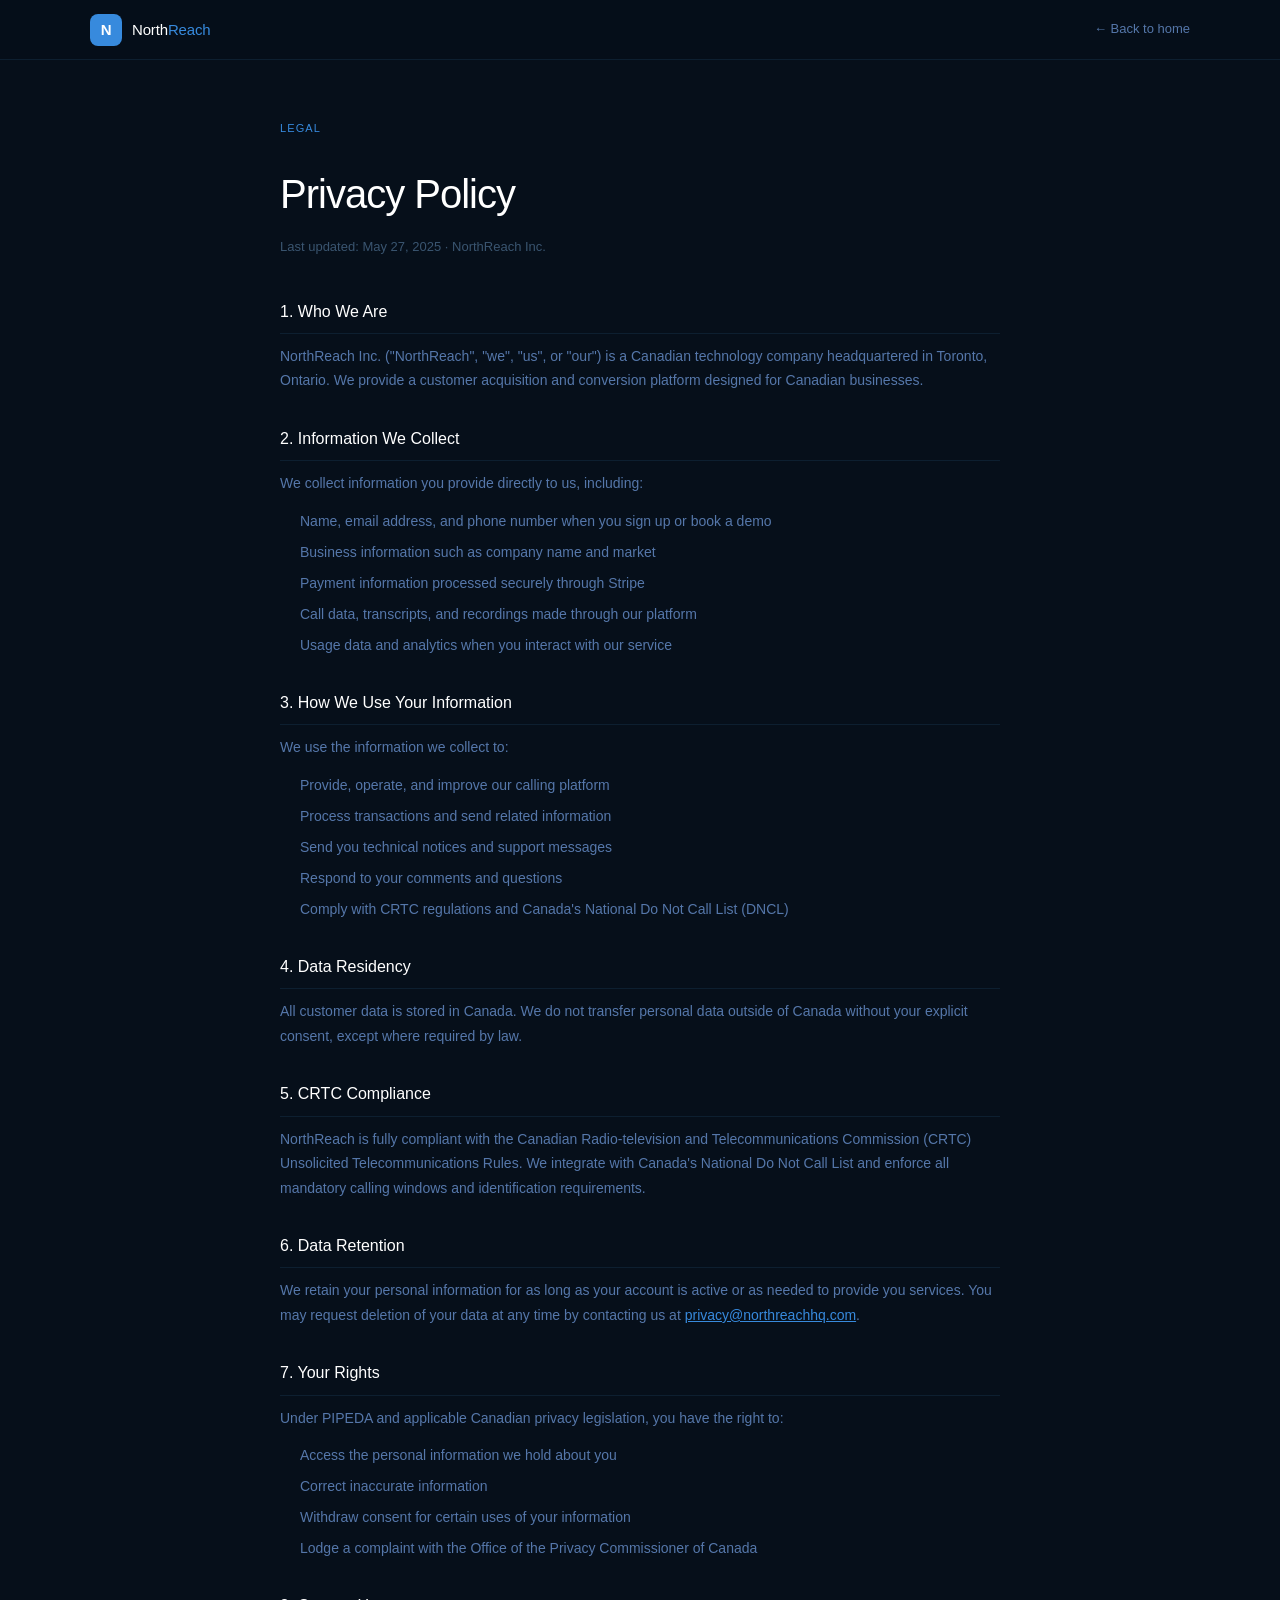
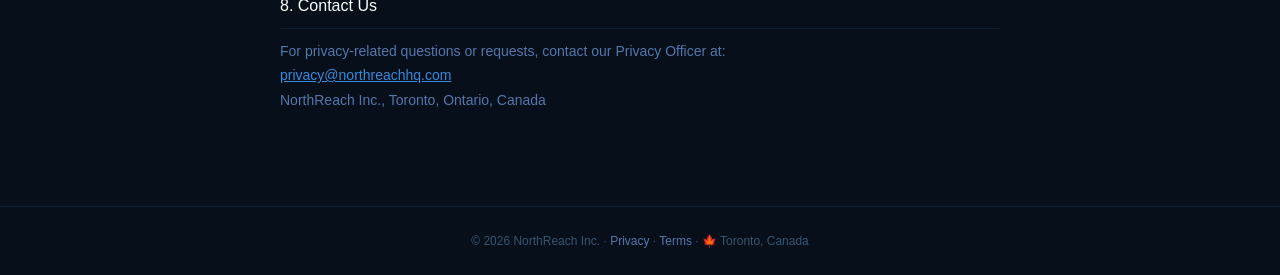
<file: privacy.html>
<!DOCTYPE html>
<html lang="en">
<head>
  <meta charset="UTF-8" />
  <meta name="viewport" content="width=device-width, initial-scale=1.0" />
  <title>Privacy Policy — NorthReach</title>
  <link rel="stylesheet" href="styles/main.css?v=2" />
  <link rel="stylesheet" href="styles/legal.css" />
  <link rel="icon" type="image/svg+xml" href="assets/favicon.svg" />
</head>
<body class="legal-page">

  <header class="gs-nav">
    <div class="gs-nav__inner">
      <a href="index.html" class="nav__logo" aria-label="NorthReach Home">
        <div class="nav__logo-icon">N</div>
        <span class="nav__logo-text">
          <span class="nav__logo-maple">North</span><span class="nav__logo-call">Reach</span>
        </span>
      </a>
      <a href="index.html" class="gs-nav__back">← Back to home</a>
    </div>
  </header>

  <main class="legal-main">
    <div class="legal-container">

      <div class="legal-header">
        <span class="section-label">Legal</span>
        <h1 class="legal-title">Privacy Policy</h1>
        <p class="legal-meta">Last updated: May 27, 2025 · NorthReach Inc.</p>
      </div>

      <div class="legal-body">

        <h2>1. Who We Are</h2>
        <p>NorthReach Inc. ("NorthReach", "we", "us", or "our") is a Canadian technology company headquartered in Toronto, Ontario. We provide a customer acquisition and conversion platform designed for Canadian businesses.</p>

        <h2>2. Information We Collect</h2>
        <p>We collect information you provide directly to us, including:</p>
        <ul>
          <li>Name, email address, and phone number when you sign up or book a demo</li>
          <li>Business information such as company name and market</li>
          <li>Payment information processed securely through Stripe</li>
          <li>Call data, transcripts, and recordings made through our platform</li>
          <li>Usage data and analytics when you interact with our service</li>
        </ul>

        <h2>3. How We Use Your Information</h2>
        <p>We use the information we collect to:</p>
        <ul>
          <li>Provide, operate, and improve our calling platform</li>
          <li>Process transactions and send related information</li>
          <li>Send you technical notices and support messages</li>
          <li>Respond to your comments and questions</li>
          <li>Comply with CRTC regulations and Canada's National Do Not Call List (DNCL)</li>
        </ul>

        <h2>4. Data Residency</h2>
        <p>All customer data is stored in Canada. We do not transfer personal data outside of Canada without your explicit consent, except where required by law.</p>

        <h2>5. CRTC Compliance</h2>
        <p>NorthReach is fully compliant with the Canadian Radio-television and Telecommunications Commission (CRTC) Unsolicited Telecommunications Rules. We integrate with Canada's National Do Not Call List and enforce all mandatory calling windows and identification requirements.</p>

        <h2>6. Data Retention</h2>
        <p>We retain your personal information for as long as your account is active or as needed to provide you services. You may request deletion of your data at any time by contacting us at <a href="mailto:privacy@northreachhq.com">privacy@northreachhq.com</a>.</p>

        <h2>7. Your Rights</h2>
        <p>Under PIPEDA and applicable Canadian privacy legislation, you have the right to:</p>
        <ul>
          <li>Access the personal information we hold about you</li>
          <li>Correct inaccurate information</li>
          <li>Withdraw consent for certain uses of your information</li>
          <li>Lodge a complaint with the Office of the Privacy Commissioner of Canada</li>
        </ul>

        <h2>8. Contact Us</h2>
        <p>For privacy-related questions or requests, contact our Privacy Officer at:<br />
        <a href="mailto:privacy@northreachhq.com">privacy@northreachhq.com</a><br />
        NorthReach Inc., Toronto, Ontario, Canada</p>

      </div>

    </div>
  </main>

  <footer class="gs-footer">
    <p>© 2026 NorthReach Inc. · <a href="privacy.html">Privacy</a> · <a href="terms.html">Terms</a> · 🍁 Toronto, Canada</p>
  </footer>

  <link rel="stylesheet" href="styles/get-started.css" />
</body>
</html>
</file>
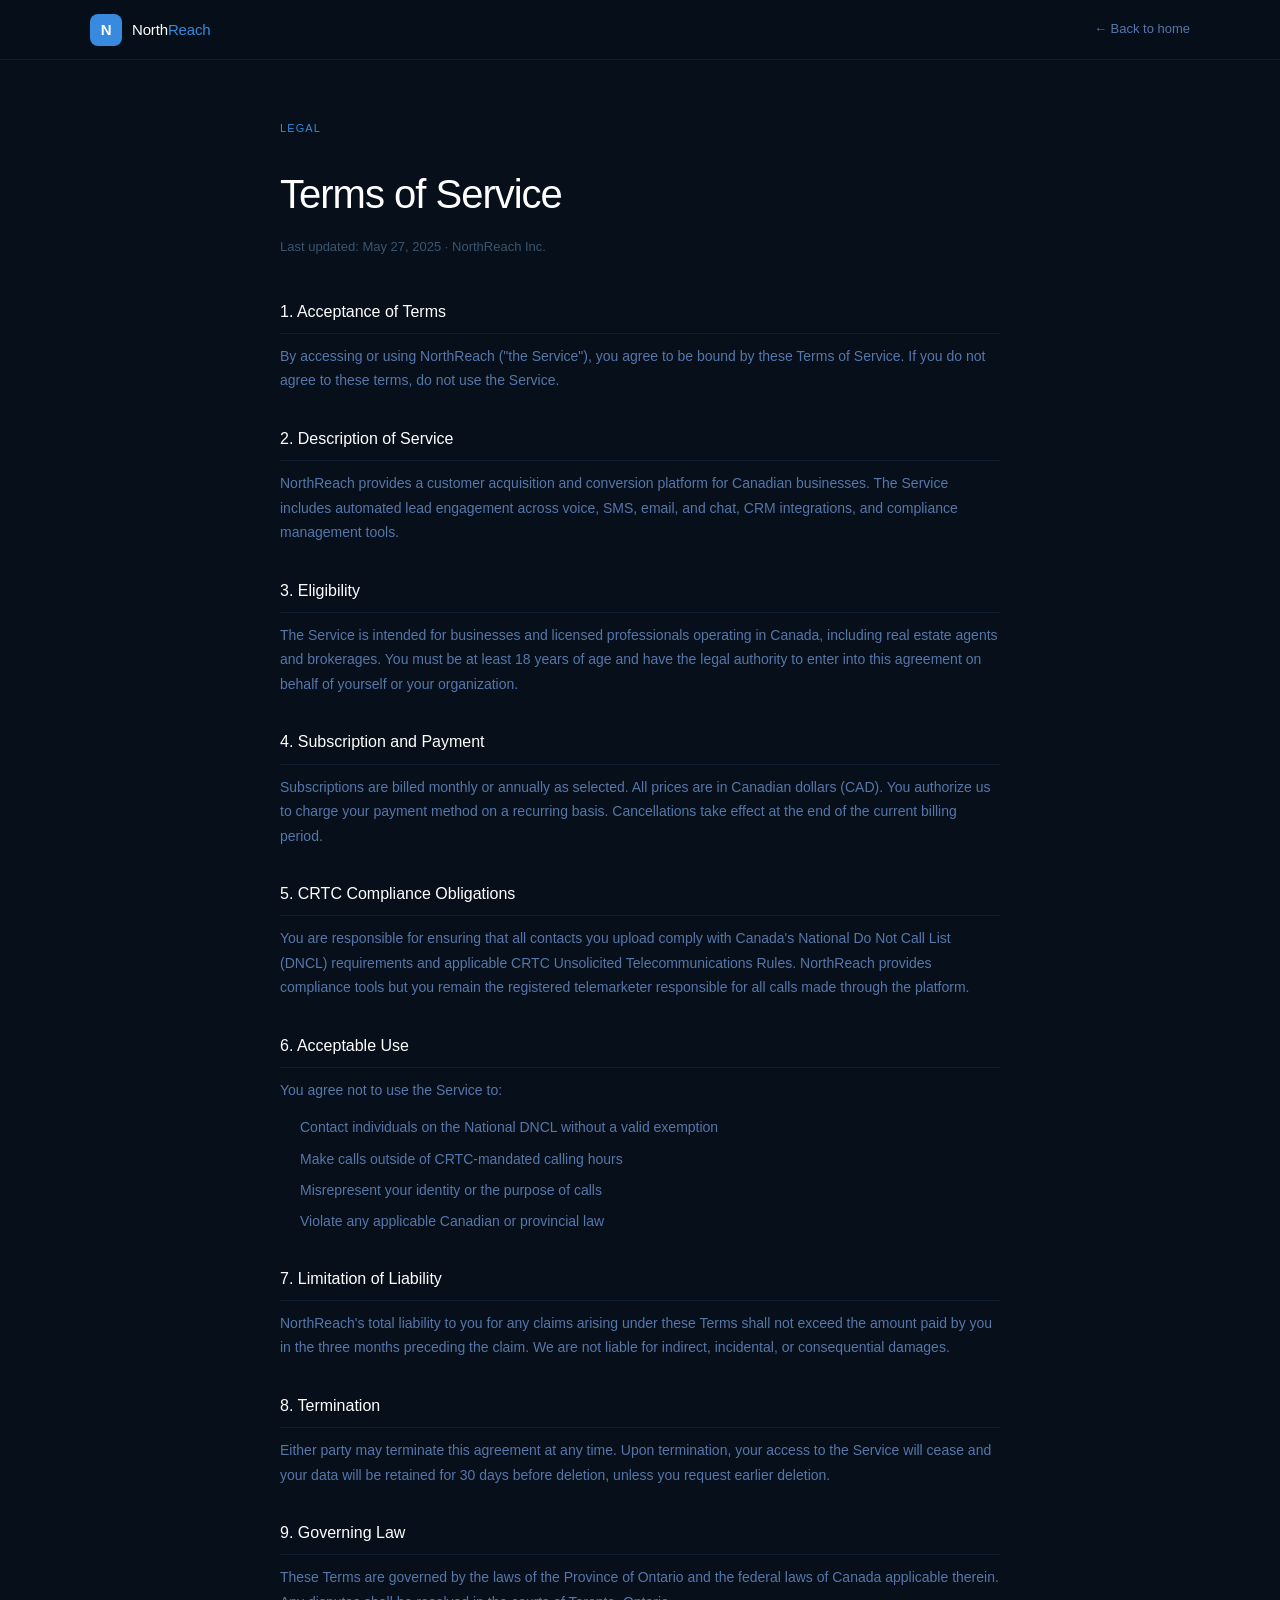
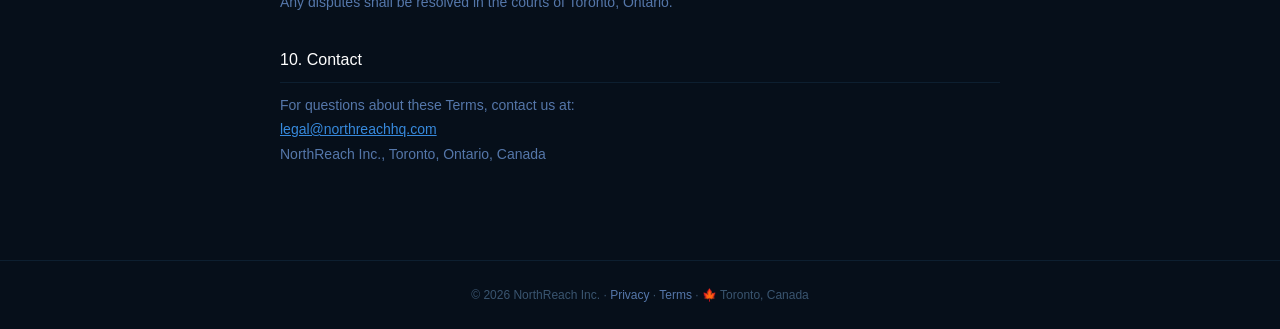
<file: terms.html>
<!DOCTYPE html>
<html lang="en">
<head>
  <meta charset="UTF-8" />
  <meta name="viewport" content="width=device-width, initial-scale=1.0" />
  <title>Terms of Service — NorthReach</title>
  <link rel="stylesheet" href="styles/main.css?v=2" />
  <link rel="stylesheet" href="styles/get-started.css" />
  <link rel="stylesheet" href="styles/legal.css" />
  <link rel="icon" type="image/svg+xml" href="assets/favicon.svg" />
</head>
<body class="legal-page">

  <header class="gs-nav">
    <div class="gs-nav__inner">
      <a href="index.html" class="nav__logo" aria-label="NorthReach Home">
        <div class="nav__logo-icon">N</div>
        <span class="nav__logo-text">
          <span class="nav__logo-maple">North</span><span class="nav__logo-call">Reach</span>
        </span>
      </a>
      <a href="index.html" class="gs-nav__back">← Back to home</a>
    </div>
  </header>

  <main class="legal-main">
    <div class="legal-container">

      <div class="legal-header">
        <span class="section-label">Legal</span>
        <h1 class="legal-title">Terms of Service</h1>
        <p class="legal-meta">Last updated: May 27, 2025 · NorthReach Inc.</p>
      </div>

      <div class="legal-body">

        <h2>1. Acceptance of Terms</h2>
        <p>By accessing or using NorthReach ("the Service"), you agree to be bound by these Terms of Service. If you do not agree to these terms, do not use the Service.</p>

        <h2>2. Description of Service</h2>
        <p>NorthReach provides a customer acquisition and conversion platform for Canadian businesses. The Service includes automated lead engagement across voice, SMS, email, and chat, CRM integrations, and compliance management tools.</p>

        <h2>3. Eligibility</h2>
        <p>The Service is intended for businesses and licensed professionals operating in Canada, including real estate agents and brokerages. You must be at least 18 years of age and have the legal authority to enter into this agreement on behalf of yourself or your organization.</p>

        <h2>4. Subscription and Payment</h2>
        <p>Subscriptions are billed monthly or annually as selected. All prices are in Canadian dollars (CAD). You authorize us to charge your payment method on a recurring basis. Cancellations take effect at the end of the current billing period.</p>

        <h2>5. CRTC Compliance Obligations</h2>
        <p>You are responsible for ensuring that all contacts you upload comply with Canada's National Do Not Call List (DNCL) requirements and applicable CRTC Unsolicited Telecommunications Rules. NorthReach provides compliance tools but you remain the registered telemarketer responsible for all calls made through the platform.</p>

        <h2>6. Acceptable Use</h2>
        <p>You agree not to use the Service to:</p>
        <ul>
          <li>Contact individuals on the National DNCL without a valid exemption</li>
          <li>Make calls outside of CRTC-mandated calling hours</li>
          <li>Misrepresent your identity or the purpose of calls</li>
          <li>Violate any applicable Canadian or provincial law</li>
        </ul>

        <h2>7. Limitation of Liability</h2>
        <p>NorthReach's total liability to you for any claims arising under these Terms shall not exceed the amount paid by you in the three months preceding the claim. We are not liable for indirect, incidental, or consequential damages.</p>

        <h2>8. Termination</h2>
        <p>Either party may terminate this agreement at any time. Upon termination, your access to the Service will cease and your data will be retained for 30 days before deletion, unless you request earlier deletion.</p>

        <h2>9. Governing Law</h2>
        <p>These Terms are governed by the laws of the Province of Ontario and the federal laws of Canada applicable therein. Any disputes shall be resolved in the courts of Toronto, Ontario.</p>

        <h2>10. Contact</h2>
        <p>For questions about these Terms, contact us at:<br />
        <a href="mailto:legal@northreachhq.com">legal@northreachhq.com</a><br />
        NorthReach Inc., Toronto, Ontario, Canada</p>

      </div>

    </div>
  </main>

  <footer class="gs-footer">
    <p>© 2026 NorthReach Inc. · <a href="privacy.html">Privacy</a> · <a href="terms.html">Terms</a> · 🍁 Toronto, Canada</p>
  </footer>

</body>
</html>
</file>
<file: styles/main.css>
/* =============================================================
   NorthReach — Main Stylesheet
   Brand: Dark navy base, electric blue accent, clean + flat
   Author: NorthReach
   ============================================================= */

/* =============================================================
   1. RESET & BASE
   ============================================================= */

*, *::before, *::after {
  box-sizing: border-box;
  margin: 0;
  padding: 0;
}

html {
  scroll-behavior: smooth;
  font-size: 14px;
  -webkit-font-smoothing: antialiased;
  -moz-osx-font-smoothing: grayscale;
  overflow-x: hidden; /* block horizontal scroll at root level */
}

body {
  background-color: #060f1a;
  color: #ffffff;
  font-family: -apple-system, BlinkMacSystemFont, 'Segoe UI', 'Helvetica Neue', Arial, sans-serif;
  font-size: 14px;
  line-height: 1.7;
  overflow-x: hidden;
  max-width: 100%;
}

a {
  color: inherit;
  text-decoration: none;
}

img, svg {
  display: block;
}

button {
  font-family: inherit;
  cursor: pointer;
  border: none;
  background: none;
}

ul {
  list-style: none;
}

/* =============================================================
   2. CSS VARIABLES
   ============================================================= */

:root {
  --bg:           #060f1a;
  --bg-card:      #0d1a27;
  --bg-input:     #091420;
  --accent:       #378ADD;
  --accent-hover: #4a96e8;
  --text-primary: #ffffff;
  --text-sec:     #5577aa;
  --text-muted:   #3a5570;
  --border:       #1a3a5c;
  --border-faint: #0d1f30;
  --radius-sm:    8px;
  --radius-md:    10px;
  --radius-lg:    14px;

  --nav-height:   64px;
  --container:    1140px;
  --section-pad:  80px 0;
}

/* =============================================================
   3. TYPOGRAPHY HELPERS
   ============================================================= */

.text-accent  { color: var(--accent); }
.text-muted   { color: var(--text-muted); }
.text-sec     { color: var(--text-sec); }

/* =============================================================
   4. LAYOUT UTILITIES
   ============================================================= */

.container {
  width: 100%;
  max-width: var(--container);
  margin: 0 auto;
  padding: 0 24px;
}

/* =============================================================
   5. BUTTONS
   ============================================================= */

.btn {
  display: inline-flex;
  align-items: center;
  gap: 8px;
  font-size: 13px;
  font-weight: 500;
  letter-spacing: 0.01em;
  border-radius: var(--radius-sm);
  transition: background 0.18s ease, color 0.18s ease, border-color 0.18s ease, opacity 0.18s ease;
  white-space: nowrap;
  cursor: pointer;
  text-align: center;
  justify-content: center;
}

/* Sizes */
.btn--sm  { padding: 7px 14px; font-size: 12px; }
.btn--lg  { padding: 13px 24px; font-size: 14px; }
.btn--block { width: 100%; display: flex; }

/* Variants */
.btn--primary {
  background: var(--accent);
  color: #ffffff;
  border: 1px solid var(--accent);
}
.btn--primary:hover {
  background: var(--accent-hover);
  border-color: var(--accent-hover);
}

.btn--ghost {
  background: transparent;
  color: var(--text-sec);
  border: 0.5px solid var(--border);
}
.btn--ghost:hover {
  color: #ffffff;
  border-color: var(--text-sec);
  background: rgba(255,255,255,0.03);
}

/* Padding default (md) */
.btn:not(.btn--sm):not(.btn--lg) { padding: 9px 18px; }

/* =============================================================
   6. SECTION SHARED STYLES
   ============================================================= */

section {
  padding: var(--section-pad);
}

.section-header {
  text-align: center;
  margin-bottom: 52px;
}

.section-label {
  display: inline-block;
  font-size: 11px;
  font-weight: 500;
  letter-spacing: 0.1em;
  text-transform: uppercase;
  color: var(--accent);
  margin-bottom: 12px;
}

.section-title {
  font-size: clamp(24px, 4vw, 36px);
  font-weight: 500;
  letter-spacing: -0.02em;
  color: var(--text-primary);
  line-height: 1.25;
  margin-bottom: 14px;
}

.section-desc {
  font-size: 15px;
  color: var(--text-sec);
  max-width: 560px;
  margin: 0 auto;
  line-height: 1.7;
}

/* =============================================================
   7. NAVBAR
   ============================================================= */

.nav {
  position: fixed;
  top: 0;
  left: 0;
  right: 0;
  z-index: 999;
  height: var(--nav-height);
  background: rgba(6, 15, 26, 0.85);
  backdrop-filter: blur(16px);
  -webkit-backdrop-filter: blur(16px);
  border-bottom: 0.5px solid var(--border-faint);
  transition: background 0.3s ease;
}

.nav.nav--scrolled {
  background: rgba(6, 15, 26, 0.97);
  border-bottom-color: var(--border);
}

.nav__inner {
  max-width: var(--container);
  margin: 0 auto;
  padding: 0 24px;
  height: var(--nav-height);
  display: flex;
  align-items: center;
  gap: 32px;
}

/* Logo */
.nav__logo {
  display: flex;
  align-items: center;
  gap: 10px;
  flex-shrink: 0;
}

.nav__logo-icon {
  width: 32px;
  height: 32px;
  background: var(--accent);
  border-radius: 8px;
  display: flex;
  align-items: center;
  justify-content: center;
  font-size: 15px;
  font-weight: 700;
  color: #ffffff;
  letter-spacing: -0.02em;
  flex-shrink: 0;
}

.nav__logo-text {
  font-size: 15px;
  font-weight: 500;
  letter-spacing: -0.01em;
}

.nav__logo-maple { color: #ffffff; }
.nav__logo-call  { color: var(--accent); }
.nav__logo-ai    { color: var(--text-sec); margin-left: 2px; }

/* Nav links */
.nav__links {
  display: flex;
  align-items: center;
  gap: 28px;
  margin: 0 auto;
}

.nav__link {
  font-size: 13px;
  color: var(--text-sec);
  transition: color 0.15s;
}
.nav__link:hover { color: #ffffff; }

/* Nav actions */
.nav__actions {
  display: flex;
  align-items: center;
  gap: 10px;
  flex-shrink: 0;
}

/* Hamburger — always visible on all screen sizes */
.nav__hamburger {
  display: flex;
  align-items: center;
  justify-content: center;
  width: 36px;
  height: 36px;
  font-size: 18px;
  color: var(--text-sec);
  margin-left: auto;
  border-radius: var(--radius-sm);
  border: 0.5px solid var(--border);
  background: var(--bg-card);
  transition: color 0.15s, border-color 0.15s, background 0.15s;
  line-height: 1;
  cursor: pointer;
  flex-shrink: 0;
}
.nav__hamburger:hover {
  color: #ffffff;
  border-color: var(--text-muted);
  background: rgba(255,255,255,0.06);
}
.nav__hamburger.active {
  color: #ffffff;
  border-color: var(--accent);
  background: rgba(55, 138, 221, 0.1);
}

/* Hide desktop nav links — hamburger handles all navigation */
.nav__links  { display: none; }
.nav__actions { display: none; }

/* ── Full overlay panel ── */
.nav__overlay {
  display: none;
  position: fixed;
  inset: 0;
  z-index: 998;
  padding: 16px;
  background: rgba(0, 0, 0, 0.55);
  backdrop-filter: blur(4px);
  -webkit-backdrop-filter: blur(4px);
  align-items: flex-start;
  justify-content: flex-end;
}
.nav__overlay.open { display: flex; }

.nav__panel {
  width: 100%;
  max-width: 380px;
  background: #0d1521;
  border: 0.5px solid var(--border);
  border-radius: 16px;
  overflow: hidden;
  margin-top: 8px;
}

/* Panel header */
.nav__panel-header {
  display: flex;
  align-items: center;
  justify-content: space-between;
  padding: 18px 20px;
  border-bottom: 0.5px solid var(--border-faint);
}

.nav__close {
  width: 32px;
  height: 32px;
  display: flex;
  align-items: center;
  justify-content: center;
  font-size: 16px;
  color: var(--text-sec);
  border: 0.5px solid var(--border);
  border-radius: var(--radius-sm);
  background: transparent;
  cursor: pointer;
  transition: color 0.15s, border-color 0.15s;
  flex-shrink: 0;
}
.nav__close:hover {
  color: #ffffff;
  border-color: var(--text-muted);
}

/* Panel links */
.nav__panel-links {
  display: flex;
  flex-direction: column;
}

.nav__panel-link {
  display: flex;
  align-items: center;
  justify-content: space-between;
  padding: 18px 20px;
  font-size: 16px;
  font-weight: 400;
  color: #c8d8e8;
  border-bottom: 0.5px solid var(--border-faint);
  transition: color 0.15s, background 0.15s;
}
.nav__panel-link:hover {
  color: #ffffff;
  background: rgba(255,255,255,0.03);
}
.nav__panel-link--active {
  color: var(--accent);
}
.nav__panel-link--active:hover {
  color: var(--accent-hover);
}

.nav__arrow {
  font-size: 16px;
  color: var(--text-muted);
  transition: color 0.15s, transform 0.15s;
}
.nav__panel-link:hover .nav__arrow {
  color: var(--accent);
  transform: translateX(3px);
}
.nav__panel-link--active .nav__arrow {
  color: var(--accent);
}

/* CTA */
.nav__panel-auth {
  display: flex;
  flex-direction: column;
  gap: 8px;
  padding: 0 16px 16px;
}

.nav__panel-link-btn {
  display: flex;
  align-items: center;
  justify-content: center;
  border-radius: var(--radius-sm);
  font-size: 15px;
  padding: 13px;
}

.nav__panel-cta {
  display: flex;
  align-items: center;
  justify-content: center;
  border-radius: var(--radius-sm);
  font-size: 15px;
  padding: 14px;
}


/* =============================================================
   8. HERO
   ============================================================= */

.hero {
  padding-top: calc(var(--nav-height) + 80px);
  padding-bottom: 80px;
  text-align: center;
}

.hero__badge {
  display: inline-flex;
  align-items: center;
  gap: 8px;
  font-size: 12px;
  color: var(--text-sec);
  border: 0.5px solid var(--border);
  border-radius: 20px;
  padding: 5px 14px;
  margin-bottom: 28px;
  background: var(--bg-card);
}

.badge__dot {
  width: 6px;
  height: 6px;
  border-radius: 50%;
  background: #22c55e;
  animation: pulse 2s infinite;
}

@keyframes pulse {
  0%, 100% { opacity: 1; }
  50%       { opacity: 0.4; }
}

.hero__headline {
  font-size: clamp(32px, 6vw, 60px);
  font-weight: 500;
  letter-spacing: -0.03em;
  line-height: 1.12;
  margin-bottom: 22px;
  color: var(--text-primary);
}

.hero__subheadline {
  font-size: 16px;
  color: var(--text-sec);
  max-width: 620px;
  margin: 0 auto 36px;
  line-height: 1.75;
}

.hero__subheadline strong {
  color: var(--text-primary);
  font-weight: 500;
}

.hero__actions {
  display: flex;
  align-items: center;
  justify-content: center;
  gap: 12px;
  flex-wrap: wrap;
  margin-bottom: 20px;
}

.hero__login-prompt {
  font-size: 13px;
  color: #3a5570;
  text-align: center;
  margin-bottom: 14px;
}
.hero__login-prompt a {
  color: #378ADD;
  text-decoration: underline;
  text-underline-offset: 2px;
  transition: color 0.15s;
}
.hero__login-prompt a:hover { color: #4a96e8; }

.hero__trust {
  display: flex;
  align-items: center;
  justify-content: center;
  gap: 6px;
  font-size: 12px;
  color: var(--text-muted);
  margin-bottom: 64px;
}

/* Hero mockup */
.hero__mockup {
  max-width: 720px;
  margin: 0 auto;
  border: 0.5px solid var(--border);
  border-radius: var(--radius-lg);
  overflow: hidden;
  background: var(--bg-card);
}

.mockup__bar {
  display: flex;
  align-items: center;
  gap: 8px;
  padding: 12px 16px;
  border-bottom: 0.5px solid var(--border-faint);
  background: #091420;
}

.mockup__dot {
  width: 10px;
  height: 10px;
  border-radius: 50%;
}
.mockup__dot--red    { background: #ff5f57; }
.mockup__dot--yellow { background: #febc2e; }
.mockup__dot--green  { background: #28c840; }

.mockup__title {
  font-size: 12px;
  color: var(--text-muted);
  margin-left: 8px;
}

.mockup__body {
  padding: 20px;
}

/* Feed */
.mockup__feed {
  display: flex;
  flex-direction: column;
  gap: 10px;
  margin-bottom: 16px;
  overflow: hidden; /* items animate inside — container never changes size */
}

.feed__item {
  display: flex;
  align-items: center;
  gap: 12px;
  padding: 12px 14px;
  border: 0.5px solid var(--border-faint);
  border-radius: var(--radius-sm);
  background: rgba(6, 15, 26, 0.5);
  text-align: left;
  transition: border-color 0.2s;
}

.feed__item--success {
  border-color: rgba(55, 138, 221, 0.3);
  background: rgba(55, 138, 221, 0.05);
}

.feed__icon {
  width: 32px;
  height: 32px;
  border-radius: 8px;
  background: rgba(55, 138, 221, 0.1);
  border: 0.5px solid rgba(55, 138, 221, 0.2);
  display: flex;
  align-items: center;
  justify-content: center;
  flex-shrink: 0;
}

.feed__content {
  display: flex;
  flex-direction: column;
  gap: 1px;
  flex: 1;
  min-width: 0;
}

.feed__label {
  font-size: 11px;
  font-weight: 500;
  letter-spacing: 0.05em;
  text-transform: uppercase;
  color: var(--text-sec);
}

.feed__name {
  font-size: 13px;
  font-weight: 500;
  color: var(--text-primary);
  white-space: nowrap;
  overflow: hidden;
  text-overflow: ellipsis;
}

.feed__detail {
  font-size: 11px;
  color: var(--text-muted);
}

.feed__status {
  font-size: 11px;
  font-weight: 500;
  padding: 3px 8px;
  border-radius: 4px;
  white-space: nowrap;
  flex-shrink: 0;
}

.feed__status--live {
  color: #22c55e;
  background: rgba(34, 197, 94, 0.1);
  border: 0.5px solid rgba(34, 197, 94, 0.2);
  animation: pulse 1.5s infinite;
}
.feed__status--booked {
  color: var(--accent);
  background: rgba(55, 138, 221, 0.1);
  border: 0.5px solid rgba(55, 138, 221, 0.2);
}
.feed__status--voicemail {
  color: var(--text-sec);
  background: rgba(85, 119, 170, 0.1);
  border: 0.5px solid rgba(85, 119, 170, 0.2);
}

/* Mockup stats row */
.mockup__stats {
  display: grid;
  grid-template-columns: repeat(3, 1fr);
  gap: 10px;
  border-top: 0.5px solid var(--border-faint);
  padding-top: 16px;
}

.mockup__stat {
  display: flex;
  flex-direction: column;
  align-items: center;
  gap: 2px;
  padding: 12px 8px;
  border: 0.5px solid var(--border-faint);
  border-radius: var(--radius-sm);
  background: rgba(6, 15, 26, 0.5);
}

.mockup__stat-value {
  font-size: 20px;
  font-weight: 500;
  color: var(--accent);
  letter-spacing: -0.02em;
}

.mockup__stat-label {
  font-size: 11px;
  color: var(--text-muted);
  text-align: center;
}


/* =============================================================
   8.5 INDUSTRIES ROW
   ============================================================= */

.industries {
  padding: 40px 0;
  border-top: 0.5px solid var(--border-faint);
}

.industries__eyebrow {
  display: block;
  font-size: 11px;
  font-weight: 600;
  text-transform: uppercase;
  letter-spacing: 0.07em;
  color: var(--text-muted);
  text-align: center;
  margin-bottom: 20px;
}

.industries__row {
  display: flex;
  flex-wrap: wrap;
  justify-content: center;
  gap: 12px;
}

.industries__item {
  display: flex;
  align-items: center;
  gap: 8px;
  padding: 10px 16px;
  background: var(--bg-card);
  border: 0.5px solid var(--border);
  border-radius: var(--radius-sm);
}

.industries__icon {
  font-size: 16px;
}

.industries__name {
  font-size: 13px;
  color: #ffffff;
  font-weight: 500;
}

.industries__status {
  font-size: 10px;
  font-weight: 600;
  text-transform: uppercase;
  letter-spacing: 0.05em;
  color: var(--text-muted);
  padding: 2px 8px;
  border-radius: 100px;
  background: rgba(255,255,255,0.04);
}

.industries__status--live {
  color: #ffffff;
  background: var(--accent);
}

.industries__item--live {
  border-color: var(--accent);
}


/* =============================================================
   8.6 VISION STATEMENT
   ============================================================= */

.vision {
  padding: 64px 0;
  border-top: 0.5px solid var(--border-faint);
  text-align: center;
}

.vision__eyebrow {
  display: block;
  font-size: 11px;
  font-weight: 600;
  text-transform: uppercase;
  letter-spacing: 0.07em;
  color: var(--accent);
  margin-bottom: 12px;
}

.vision__title {
  font-size: 32px;
  font-weight: 500;
  letter-spacing: -0.02em;
  color: #ffffff;
  margin-bottom: 16px;
}

.vision__desc {
  font-size: 15px;
  line-height: 1.7;
  color: var(--text-sec);
  max-width: 640px;
  margin: 0 auto;
}


/* =============================================================
   9. STATS BAR
   ============================================================= */

.stats {
  padding: 48px 0;
  border-top: 0.5px solid var(--border-faint);
  border-bottom: 0.5px solid var(--border-faint);
}

.stats__grid {
  display: grid;
  grid-template-columns: 1fr auto 1fr auto 1fr auto 1fr;
  align-items: center;
  gap: 0;
}

.stats__item {
  display: flex;
  flex-direction: column;
  align-items: center;
  text-align: center;
  gap: 4px;
  padding: 8px 20px;
}

.stats__divider {
  width: 0.5px;
  height: 48px;
  background: var(--border-faint);
}

.stats__number {
  font-size: clamp(28px, 5vw, 44px);
  font-weight: 500;
  color: var(--accent);
  letter-spacing: -0.03em;
  line-height: 1;
}

.stats__unit {
  font-size: 0.55em;
  color: var(--text-sec);
}

.stats__label {
  font-size: 13px;
  font-weight: 500;
  color: var(--text-primary);
  margin-top: 4px;
}

.stats__desc {
  font-size: 11px;
  color: var(--text-muted);
}


/* =============================================================
   10. WHY NORTHREACH  (#why-us)
   ============================================================= */

.why-us {
  border-top: 0.5px solid var(--border-faint);
  background: var(--bg);
  padding: 72px 0;
}

/* ── Eyebrow / headline / subline ── */
.why-us__eyebrow {
  font-size: 11px;
  font-weight: 500;
  text-transform: uppercase;
  letter-spacing: 0.08em;
  color: var(--accent);
  margin-bottom: 10px;
}

.why-us__title {
  font-size: clamp(22px, 3.5vw, 30px);
  font-weight: 500;
  color: #fff;
  letter-spacing: -0.02em;
  line-height: 1.2;
  margin-bottom: 12px;
  max-width: 580px;
}

.why-us__subline {
  font-size: 14px;
  color: #5577aa;
  margin-bottom: 48px;
  max-width: 480px;
  line-height: 1.6;
}

/* ── Two-card comparison ── */
.why-us__compare-wrap {
  display: grid;
  grid-template-columns: 1fr 1fr;
  gap: 16px;
  margin-bottom: 48px;
}

.why-us__compare-card {
  border-radius: 12px;
  overflow: hidden;
}

/* Card headers */
.why-us__compare-header {
  padding: 14px 20px;
  font-size: 13px;
  font-weight: 500;
  display: flex;
  align-items: center;
  gap: 8px;
  border-radius: 12px 12px 0 0;
}

.why-us__compare-header--bad {
  background: #1a0a0a;
  color: #e24b4a;
  border: 0.5px solid #3a1515;
  border-bottom: none;
}

.why-us__compare-header--good {
  background: #0a1929;
  color: var(--accent);
  border: 0.5px solid #1a3a5c;
  border-bottom: none;
}

.why-us__hd-icon { font-size: 16px; }

/* Card bodies */
.why-us__compare-body {
  border-radius: 0 0 12px 12px;
}

.why-us__compare-body--bad {
  background: #110808;
  border: 0.5px solid #3a1515;
  border-top: none;
}

.why-us__compare-body--good {
  background: #0d1a27;
  border: 0.5px solid #1a3a5c;
  border-top: none;
}

/* Rows */
.why-us__compare-row {
  display: flex;
  align-items: center;
  gap: 12px;
  padding: 13px 20px;
  border-bottom: 0.5px solid;
  font-size: 13px;
}

.why-us__compare-body--bad  .why-us__compare-row { border-color: #2a1010; color: #6a4040; }
.why-us__compare-body--good .why-us__compare-row { border-color: #112233; color: #7a9fc0; }
.why-us__compare-row:last-child { border-bottom: none; }

.why-us__icon-x     { color: #e24b4a; font-size: 16px; font-weight: 500; flex-shrink: 0; }
.why-us__icon-check { color: var(--accent); font-size: 16px; font-weight: 500; flex-shrink: 0; }
.why-us__row-label--good { color: #c0d8f0; }

/* ── Stat cards ── */
.why-us__stats-row {
  display: grid;
  grid-template-columns: repeat(3, 1fr);
  gap: 16px;
}

.why-us__stat-card {
  background: #0d1a27;
  border: 0.5px solid #1a3a5c;
  border-radius: 12px;
  padding: 28px 24px;
  text-align: center;
}

.why-us__stat-bar {
  width: 40px;
  height: 2px;
  background: var(--accent);
  border-radius: 2px;
  margin: 0 auto 12px;
}

.why-us__stat-number {
  font-size: 36px;
  font-weight: 500;
  color: var(--accent);
  letter-spacing: -0.02em;
  margin-bottom: 6px;
}

.why-us__stat-label {
  font-size: 13px;
  color: #5577aa;
  line-height: 1.5;
}

.why-us__stat-desc {
  font-size: 11px;
  color: #2a4055;
  margin-top: 4px;
}

/* ── Responsive — mobile ── */
@media (max-width: 768px) {
  .why-us { padding: 52px 0; }

  .why-us__compare-wrap {
    grid-template-columns: 1fr;
  }

  .why-us__stats-row {
    grid-template-columns: 1fr;
  }
}


/* =============================================================
   11. FEATURES
   ============================================================= */

.features {
  border-top: 0.5px solid var(--border-faint);
}

.features__grid {
  display: grid;
  grid-template-columns: repeat(3, 1fr);
  gap: 16px;
}

/* =============================================================
   11. CARD COMPONENT
   ============================================================= */

.card {
  background: var(--bg-card);
  border: 0.5px solid var(--border);
  border-radius: var(--radius-md);
  padding: 28px;
  transition: border-color 0.2s ease, transform 0.2s ease;
}

.card:hover {
  border-color: rgba(55, 138, 221, 0.4);
  transform: translateY(-2px);
}

.card__icon {
  width: 40px;
  height: 40px;
  background: rgba(55, 138, 221, 0.1);
  border: 0.5px solid rgba(55, 138, 221, 0.2);
  border-radius: var(--radius-sm);
  display: flex;
  align-items: center;
  justify-content: center;
  margin-bottom: 16px;
}

.card__title {
  font-size: 15px;
  font-weight: 500;
  color: var(--text-primary);
  letter-spacing: -0.01em;
  margin-bottom: 8px;
}

.card__desc {
  font-size: 13px;
  color: var(--text-sec);
  line-height: 1.65;
  margin-bottom: 16px;
}

.card__tag {
  display: inline-block;
  font-size: 11px;
  font-weight: 500;
  letter-spacing: 0.04em;
  color: var(--accent);
  background: rgba(55, 138, 221, 0.08);
  border: 0.5px solid rgba(55, 138, 221, 0.18);
  border-radius: 4px;
  padding: 3px 8px;
}


/* =============================================================
   12. HOW IT WORKS
   ============================================================= */

.how-it-works {
  border-top: 0.5px solid var(--border-faint);
}

.flow {
  display: flex;
  flex-wrap: wrap;
  align-items: center;
  justify-content: center;
  gap: 10px;
  max-width: 900px;
  margin: 0 auto;
}

.flow__step {
  display: flex;
  flex-direction: column;
  align-items: center;
  gap: 6px;
  padding: 16px 14px;
  background: var(--bg-card);
  border: 0.5px solid var(--border);
  border-radius: var(--radius-sm);
  min-width: 120px;
  text-align: center;
}

.flow__icon {
  font-size: 22px;
}

.flow__label {
  font-size: 12px;
  color: #ffffff;
  font-weight: 500;
}

.flow__arrow {
  color: var(--text-muted);
  font-size: 16px;
  flex-shrink: 0;
}

.section-header--spaced {
  margin-top: 64px;
}

.steps {
  display: flex;
  flex-direction: column;
  gap: 0;
  max-width: 700px;
  margin: 0 auto;
}

.step {
  display: flex;
  gap: 28px;
  align-items: flex-start;
}

.step__number {
  font-size: 11px;
  font-weight: 600;
  letter-spacing: 0.1em;
  color: var(--accent);
  background: rgba(55, 138, 221, 0.08);
  border: 0.5px solid rgba(55, 138, 221, 0.2);
  border-radius: var(--radius-sm);
  width: 40px;
  height: 40px;
  display: flex;
  align-items: center;
  justify-content: center;
  flex-shrink: 0;
  margin-top: 4px;
}

.step__body {
  flex: 1;
  padding-bottom: 32px;
}

.step__connector {
  display: flex;
  justify-content: flex-start;
  padding-left: 19px;
  height: 0;
  overflow: visible;
  position: relative;
  margin: -4px 0;
}

.step__title {
  font-size: 17px;
  font-weight: 500;
  color: var(--text-primary);
  letter-spacing: -0.01em;
  margin-bottom: 8px;
}

.step__desc {
  font-size: 14px;
  color: var(--text-sec);
  line-height: 1.7;
  margin-bottom: 14px;
}

.step__list {
  display: flex;
  flex-direction: column;
  gap: 6px;
}

.step__list li {
  font-size: 13px;
  color: var(--text-muted);
  padding-left: 16px;
  position: relative;
}

.step__list li::before {
  content: '→';
  position: absolute;
  left: 0;
  color: var(--accent);
  font-size: 12px;
}


/* =============================================================
   13. COMPLIANCE
   ============================================================= */

.compliance {
  border-top: 0.5px solid var(--border-faint);
}

.compliance__inner {
  display: grid;
  grid-template-columns: 1fr 280px;
  gap: 60px;
  align-items: start;
}

.compliance__text .section-label {
  display: block;
  text-align: left;
  margin-bottom: 12px;
}

.compliance__text .section-title {
  text-align: left;
  max-width: none;
  margin-bottom: 12px;
}

.compliance__list {
  display: flex;
  flex-direction: column;
  gap: 16px;
  margin-top: 28px;
}

.compliance__list li {
  display: flex;
  gap: 14px;
  align-items: flex-start;
}

.compliance__check {
  color: #22c55e;
  font-size: 14px;
  font-weight: 700;
  flex-shrink: 0;
  margin-top: 1px;
  width: 20px;
}

.compliance__list li div {
  display: flex;
  flex-direction: column;
  gap: 2px;
}

.compliance__list li strong {
  font-size: 13px;
  font-weight: 500;
  color: var(--text-primary);
}

.compliance__list li span {
  font-size: 12px;
  color: var(--text-muted);
}

/* Compliance badges */
.compliance__badge-wrap {
  display: flex;
  flex-direction: column;
  gap: 12px;
  position: sticky;
  top: calc(var(--nav-height) + 24px);
}

.compliance__badge {
  display: flex;
  flex-direction: column;
  align-items: center;
  text-align: center;
  gap: 8px;
  padding: 24px 20px;
  background: var(--bg-card);
  border: 0.5px solid var(--border);
  border-radius: var(--radius-md);
}

.compliance__badge-icon {
  width: 52px;
  height: 52px;
  background: rgba(55, 138, 221, 0.08);
  border: 0.5px solid rgba(55, 138, 221, 0.2);
  border-radius: 12px;
  display: flex;
  align-items: center;
  justify-content: center;
}

.compliance__badge-title {
  font-size: 13px;
  font-weight: 500;
  color: var(--text-primary);
}

.compliance__badge-sub {
  font-size: 11px;
  color: var(--text-muted);
}


/* =============================================================
   14. PRICING
   ============================================================= */

.pricing {
  border-top: 0.5px solid var(--border-faint);
}

.pricing__toggle {
  display: flex;
  align-items: center;
  justify-content: center;
  gap: 4px;
  background: var(--bg-card);
  border: 0.5px solid var(--border);
  border-radius: var(--radius-sm);
  padding: 4px;
  width: fit-content;
  margin: 0 auto 48px;
}

.toggle__btn {
  display: flex;
  align-items: center;
  gap: 8px;
  font-size: 13px;
  font-weight: 500;
  color: #5577aa;
  padding: 7px 18px;
  border-radius: 6px;
  cursor: pointer;
  transition: background 0.18s, color 0.18s;
}
.toggle__btn--active {
  background: #378ADD;
  color: #ffffff;
}
.toggle__badge {
  font-size: 10px;
  font-weight: 600;
  color: #22c55e;
  background: rgba(34, 197, 94, 0.1);
  border: 0.5px solid rgba(34, 197, 94, 0.2);
  padding: 2px 6px;
  border-radius: 4px;
  letter-spacing: 0.03em;
}

.pricing__grid {
  display: grid;
  grid-template-columns: repeat(3, 1fr);
  gap: 16px;
  align-items: start;
}

.pricing__card {
  background: var(--bg-card);
  border: 0.5px solid var(--border);
  border-radius: var(--radius-md);
  padding: 32px 28px;
  position: relative;
  transition: border-color 0.2s;
}

.pricing__card:hover {
  border-color: rgba(55, 138, 221, 0.4);
}

.pricing__card--featured {
  border-color: var(--accent);
  border-width: 1px;
}

.pricing__popular {
  position: absolute;
  top: -12px;
  left: 50%;
  transform: translateX(-50%);
  font-size: 11px;
  font-weight: 600;
  letter-spacing: 0.06em;
  text-transform: uppercase;
  color: var(--bg);
  background: var(--accent);
  padding: 3px 14px;
  border-radius: 20px;
  white-space: nowrap;
}

.pricing__header {
  margin-bottom: 24px;
  padding-bottom: 24px;
  border-bottom: 0.5px solid var(--border-faint);
}

.pricing__tier {
  display: block;
  font-size: 11px;
  font-weight: 600;
  letter-spacing: 0.1em;
  text-transform: uppercase;
  color: var(--text-muted);
  margin-bottom: 10px;
}

.pricing__price {
  display: flex;
  align-items: flex-start;
  gap: 2px;
  margin-bottom: 10px;
}

.pricing__currency {
  font-size: 18px;
  font-weight: 400;
  color: var(--text-sec);
  margin-top: 6px;
}

.pricing__amount {
  font-size: 48px;
  font-weight: 500;
  color: var(--text-primary);
  letter-spacing: -0.04em;
  line-height: 1;
  transition: all 0.2s;
}

.pricing__period {
  font-size: 14px;
  color: var(--text-muted);
  margin-top: auto;
  padding-bottom: 6px;
}

.pricing__savings {
  font-size: 12px;
  font-weight: 500;
  color: #22c55e;
  background: rgba(34, 197, 94, 0.08);
  border: 0.5px solid rgba(34, 197, 94, 0.2);
  border-radius: 4px;
  padding: 4px 10px;
  margin-bottom: 10px;
  display: none;
  width: fit-content;
  transition: opacity 0.3s ease;
  opacity: 0;
}

.pricing__savings--visible {
  display: inline-block;
  opacity: 1;
  animation: savingsFadeIn 0.35s ease forwards;
}

@keyframes savingsFadeIn {
  from { opacity: 0; transform: translateY(-4px); }
  to   { opacity: 1; transform: translateY(0); }
}

.pricing__tagline {
  font-size: 12px;
  color: var(--text-muted);
  line-height: 1.6;
}

.pricing__features {
  display: flex;
  flex-direction: column;
  gap: 10px;
  margin-bottom: 28px;
}

.pricing__features li {
  display: flex;
  align-items: flex-start;
  gap: 10px;
  font-size: 13px;
  color: var(--text-sec);
  line-height: 1.5;
}

.pricing__features strong {
  color: var(--text-primary);
  font-weight: 500;
}

.feat__check {
  color: var(--accent);
  font-weight: 600;
  flex-shrink: 0;
  line-height: 1.5;
}
.feat__check--muted { color: var(--text-muted); }
.feat__muted { color: var(--text-muted); }

.pricing__note {
  text-align: center;
  font-size: 13px;
  color: var(--text-muted);
  margin-top: 32px;
  line-height: 1.6;
}

.pricing__link {
  color: var(--accent);
  text-decoration: underline;
  text-underline-offset: 2px;
}


/* =============================================================
   16. CTA / DEMO SECTION
   ============================================================= */

.cta-section {
  border-top: 0.5px solid var(--border-faint);
}

.cta__inner {
  display: grid;
  grid-template-columns: 1fr 440px;
  gap: 64px;
  align-items: start;
}

.cta__text .section-label {
  display: block;
  text-align: left;
  margin-bottom: 12px;
}

.cta__title {
  font-size: clamp(24px, 4vw, 38px);
  font-weight: 500;
  letter-spacing: -0.02em;
  line-height: 1.2;
  color: var(--text-primary);
  margin-bottom: 16px;
}

.cta__desc {
  font-size: 15px;
  color: var(--text-sec);
  line-height: 1.75;
  margin-bottom: 28px;
}

.cta__checklist {
  display: flex;
  flex-direction: column;
  gap: 10px;
}

.cta__checklist li {
  font-size: 14px;
  color: var(--text-sec);
  display: flex;
  gap: 10px;
}

.cta__checklist li::before {
  content: '';
  /* checkmarks are inline in HTML */
}

/* Form */
.cta__form-wrap {
  background: var(--bg-card);
  border: 0.5px solid var(--border);
  border-radius: var(--radius-lg);
  padding: 32px;
}

.cta__form {
  display: flex;
  flex-direction: column;
  gap: 16px;
}

/* Plan pre-selection pill */
.form__plan-pill {
  display: flex;
  align-items: center;
  gap: 8px;
  padding: 8px 12px;
  background: rgba(55, 138, 221, 0.08);
  border: 0.5px solid rgba(55, 138, 221, 0.25);
  border-radius: var(--radius-sm);
  margin-bottom: 4px;
  font-size: 12px;
}

.form__plan-label {
  color: var(--text-muted);
}

.form__plan-name {
  color: var(--accent);
  font-weight: 500;
}

.form__plan-clear {
  margin-left: auto;
  font-size: 11px;
  color: var(--text-muted);
  cursor: pointer;
  padding: 2px 5px;
  border-radius: 4px;
  border: 0.5px solid transparent;
  transition: color 0.15s, border-color 0.15s;
}
.form__plan-clear:hover {
  color: #ef4444;
  border-color: rgba(239, 68, 68, 0.3);
}

/* Flash highlight when scrolled to from pricing */
.form--highlight {
  animation: formPulse 1.2s ease;
}

@keyframes formPulse {
  0%   { box-shadow: 0 0 0 0 rgba(55, 138, 221, 0); }
  30%  { box-shadow: 0 0 0 4px rgba(55, 138, 221, 0.25); }
  100% { box-shadow: 0 0 0 0 rgba(55, 138, 221, 0); }
}

.form__group {
  display: flex;
  flex-direction: column;
  gap: 6px;
}

.form__label {
  font-size: 11px;
  font-weight: 500;
  letter-spacing: 0.06em;
  text-transform: uppercase;
  color: var(--text-muted);
}

.form__input {
  background: var(--bg-input);
  border: 0.5px solid var(--border);
  border-radius: var(--radius-sm);
  color: var(--text-primary);
  font-size: 14px;
  font-family: inherit;
  padding: 10px 14px;
  transition: border-color 0.18s;
  outline: none;
  width: 100%;
  appearance: none;
}

.form__input::placeholder { color: var(--text-muted); }
.form__input:focus { border-color: var(--accent); }

.form__select {
  cursor: pointer;
  background-image: url("data:image/svg+xml,%3Csvg xmlns='http://www.w3.org/2000/svg' width='12' height='12' viewBox='0 0 24 24' fill='none'%3E%3Cpath d='M6 9l6 6 6-6' stroke='%235577aa' stroke-width='2' stroke-linecap='round' stroke-linejoin='round'/%3E%3C/svg%3E");
  background-repeat: no-repeat;
  background-position: right 12px center;
  padding-right: 32px;
}

.form__select option {
  background: #0d1a27;
  color: var(--text-primary);
}

.form__error {
  font-size: 12px;
  color: #ef4444;
  background: rgba(239, 68, 68, 0.08);
  border: 0.5px solid rgba(239, 68, 68, 0.2);
  border-radius: var(--radius-sm);
  padding: 10px 14px;
  line-height: 1.6;
}

.form__privacy {
  font-size: 11px;
  color: var(--text-muted);
  text-align: center;
  line-height: 1.6;
}

.form__link {
  color: var(--text-sec);
  text-decoration: underline;
  text-underline-offset: 2px;
}

/* Form success state */
.cta__form-success {
  display: none;
  flex-direction: column;
  align-items: center;
  text-align: center;
  gap: 12px;
  padding: 48px 20px;
}

.cta__form-success.visible {
  display: flex;
}

.success__icon {
  width: 52px;
  height: 52px;
  border-radius: 50%;
  background: rgba(34, 197, 94, 0.1);
  border: 0.5px solid rgba(34, 197, 94, 0.3);
  color: #22c55e;
  font-size: 22px;
  display: flex;
  align-items: center;
  justify-content: center;
}

.cta__form-success h3 {
  font-size: 18px;
  font-weight: 500;
  color: var(--text-primary);
}

.cta__form-success p {
  font-size: 13px;
  color: var(--text-sec);
  line-height: 1.65;
}


/* =============================================================
   17. FOOTER
   ============================================================= */

.footer {
  border-top: 0.5px solid var(--border-faint);
  padding: 60px 0 40px;
}

.footer__top {
  display: grid;
  grid-template-columns: 1fr 2fr;
  gap: 60px;
  margin-bottom: 48px;
  padding-bottom: 40px;
  border-bottom: 0.5px solid var(--border-faint);
}

.footer__brand .nav__logo {
  margin-bottom: 16px;
}

.footer__tagline {
  font-size: 13px;
  color: var(--text-muted);
  line-height: 1.65;
  margin-bottom: 10px;
  max-width: 280px;
}

.footer__canada {
  font-size: 12px;
  color: var(--text-muted);
}

.footer__links {
  display: grid;
  grid-template-columns: repeat(3, 1fr);
  gap: 32px;
}

.footer__col {
  display: flex;
  flex-direction: column;
  gap: 10px;
}

.footer__col-title {
  font-size: 11px;
  font-weight: 600;
  letter-spacing: 0.1em;
  text-transform: uppercase;
  color: var(--text-primary);
  margin-bottom: 4px;
}

.footer__link {
  font-size: 13px;
  color: var(--text-muted);
  transition: color 0.15s;
}
.footer__link:hover { color: var(--text-sec); }

/* Footer bottom */
.footer__bottom {
  display: flex;
  align-items: center;
  justify-content: space-between;
}

.footer__copy {
  font-size: 12px;
  color: var(--text-muted);
}

.footer__languages {
  display: flex;
  align-items: center;
  gap: 16px;
}

.footer__lang {
  font-size: 12px;
  color: var(--text-muted);
  cursor: pointer;
  transition: color 0.15s;
}
.footer__lang:hover { color: var(--text-sec); }
.footer__lang--active { color: var(--text-sec); }


/* =============================================================
   18. SCROLLBAR
   ============================================================= */

::-webkit-scrollbar { width: 6px; }
::-webkit-scrollbar-track { background: var(--bg); }
::-webkit-scrollbar-thumb {
  background: var(--border);
  border-radius: 3px;
}
::-webkit-scrollbar-thumb:hover { background: var(--text-muted); }


/* =============================================================
   19. SELECTION
   ============================================================= */

::selection {
  background: rgba(55, 138, 221, 0.25);
  color: var(--text-primary);
}


/* =============================================================
   20. RESPONSIVE — TABLET (max 1024px)
   ============================================================= */

@media (max-width: 1024px) {
  :root { --section-pad: 64px 0; }

  .features__grid       { grid-template-columns: repeat(2, 1fr); }
  .pricing__grid        { grid-template-columns: repeat(2, 1fr); }
  .testimonials__grid   { grid-template-columns: repeat(2, 1fr); }
  .compliance__inner    { grid-template-columns: 1fr; gap: 40px; }
  .compliance__badge-wrap {
    flex-direction: row;
    justify-content: center;
    flex-wrap: wrap;
    position: static;
  }
  .compliance__badge { flex: 1; min-width: 160px; max-width: 220px; }
  .cta__inner           { grid-template-columns: 1fr; gap: 40px; }
  .stats__grid          { grid-template-columns: repeat(2, 1fr); row-gap: 24px; }
  .stats__divider       { display: none; }
  .footer__top          { grid-template-columns: 1fr; gap: 40px; }
}


/* =============================================================
   21. RESPONSIVE — MOBILE (max 768px)
   ============================================================= */

@media (max-width: 768px) {
  :root { --section-pad: 52px 0; }

  /* Nav — hamburger already always visible, nothing extra needed */

  /* Hero */
  .hero { padding-top: calc(var(--nav-height) + 48px); }
  .hero__mockup { display: none; }
  .hero__trust  { flex-direction: column; gap: 4px; text-align: center; }

  /* Stats */
  .stats__grid { grid-template-columns: repeat(2, 1fr); }

  /* Features */
  .features__grid { grid-template-columns: 1fr; }

  /* Steps */
  .step__connector { display: none; }

  /* Flow diagram */
  .flow { flex-direction: column; }
  .flow__arrow { transform: rotate(90deg); }

  /* Pricing */
  .pricing__grid { grid-template-columns: 1fr; }
  .pricing__card--featured { order: -1; }

  /* CTA */
  .cta__inner { grid-template-columns: 1fr; }
  .cta__form-wrap { padding: 24px 20px; }

  /* Footer */
  .footer__links { grid-template-columns: repeat(2, 1fr); }
  .footer__bottom { flex-direction: column; gap: 16px; align-items: flex-start; }
}


/* =============================================================
   22. RESPONSIVE — SMALL MOBILE (max 480px)
   ============================================================= */

@media (max-width: 480px) {
  .stats__grid    { grid-template-columns: 1fr; }
  .footer__links  { grid-template-columns: 1fr; }
  .hero__actions  { flex-direction: column; align-items: stretch; }
  .hero__actions .btn { width: 100%; }
  .pricing__toggle { width: 100%; }
}


/* =============================================================
   23. FOCUS STYLES (accessibility)
   ============================================================= */

:focus-visible {
  outline: 2px solid var(--accent);
  outline-offset: 3px;
  border-radius: 4px;
}


/* =============================================================
   24. REDUCED MOTION
   ============================================================= */

@media (prefers-reduced-motion: reduce) {
  *, *::before, *::after {
    animation-duration: 0.01ms !important;
    transition-duration: 0.01ms !important;
  }
  html { scroll-behavior: auto; }
}
</file>
<file: styles/get-started.css>
/* =============================================================
   NorthReach — Get Started Page
   ============================================================= */

.gs-page {
  min-height: 100vh;
  background: #060f1a;
}

/* ── Navbar ── */
.gs-nav {
  position: sticky;
  top: 0;
  z-index: 99;
  background: rgba(6, 15, 26, 0.95);
  backdrop-filter: blur(16px);
  border-bottom: 0.5px solid #0d1f30;
  padding: 0 24px;
  height: 60px;
  display: flex;
  align-items: center;
}

.gs-nav__inner {
  max-width: 1100px;
  margin: 0 auto;
  width: 100%;
  display: flex;
  align-items: center;
  justify-content: space-between;
}

.gs-nav__back {
  font-size: 13px;
  color: #5577aa;
  transition: color 0.15s;
}
.gs-nav__back:hover { color: #ffffff; }

/* ── Main layout ── */
.gs-main {
  padding: 48px 24px 80px;
}

.gs-container {
  max-width: 1000px;
  margin: 0 auto;
  display: grid;
  grid-template-columns: 1fr 1fr;
  gap: 48px;
  align-items: start;
}

/* ── Left — plan summary ── */
.gs-badge {
  display: inline-block;
  font-size: 11px;
  font-weight: 600;
  letter-spacing: 0.08em;
  text-transform: uppercase;
  color: #378ADD;
  background: rgba(55, 138, 221, 0.1);
  border: 0.5px solid rgba(55, 138, 221, 0.25);
  border-radius: 20px;
  padding: 4px 14px;
  margin-bottom: 20px;
}

.gs-title {
  font-size: clamp(24px, 4vw, 36px);
  font-weight: 500;
  letter-spacing: -0.02em;
  color: #ffffff;
  line-height: 1.2;
  margin-bottom: 10px;
}

.gs-subtitle {
  font-size: 14px;
  color: #5577aa;
  line-height: 1.7;
  margin-bottom: 32px;
}

/* Plan card */
.gs-plan-card {
  background: #0d1a27;
  border: 1px solid #1a3a5c;
  border-radius: 12px;
  overflow: hidden;
  margin-bottom: 28px;
}

.gs-plan-card--pro {
  border-color: #378ADD;
  box-shadow: 0 0 32px rgba(55, 138, 221, 0.08);
}

.gs-plan-header {
  display: flex;
  align-items: flex-start;
  justify-content: space-between;
  padding: 20px 22px;
  border-bottom: 0.5px solid #0d1f30;
}

.gs-plan-name {
  display: block;
  font-size: 15px;
  font-weight: 500;
  color: #ffffff;
  margin-bottom: 3px;
}

.gs-plan-tag {
  font-size: 11px;
  color: #3a5570;
}

.gs-plan-price {
  display: flex;
  align-items: flex-start;
  gap: 1px;
  flex-shrink: 0;
}

.gs-plan-currency {
  font-size: 14px;
  color: #5577aa;
  margin-top: 4px;
}

.gs-plan-amount {
  font-size: 36px;
  font-weight: 500;
  color: #378ADD;
  letter-spacing: -0.03em;
  line-height: 1;
}

.gs-plan-period {
  font-size: 12px;
  color: #3a5570;
  align-self: flex-end;
  padding-bottom: 4px;
}

.gs-plan-features {
  list-style: none;
  padding: 16px 22px;
  display: flex;
  flex-direction: column;
  gap: 10px;
}

.gs-plan-features li {
  display: flex;
  align-items: center;
  gap: 10px;
  font-size: 13px;
  color: #5577aa;
}

.gs-plan-features li::before {
  content: '✓';
  color: #378ADD;
  font-weight: 600;
  flex-shrink: 0;
}

/* Trust list */
.gs-trust {
  list-style: none;
  display: flex;
  flex-direction: column;
  gap: 10px;
  margin-bottom: 24px;
}

.gs-trust li {
  display: flex;
  align-items: center;
  gap: 10px;
  font-size: 13px;
  color: #5577aa;
}

.gs-switch {
  font-size: 12px;
  color: #3a5570;
}

.gs-switch__link {
  color: #378ADD;
  text-decoration: underline;
  text-underline-offset: 2px;
  transition: color 0.15s;
}
.gs-switch__link:hover { color: #4a96e8; }

/* ── Right — form ── */
.gs-form-wrap { position: sticky; top: 76px; }

.gs-form-card {
  background: #0d1a27;
  border: 0.5px solid #1a3a5c;
  border-radius: 14px;
  padding: 32px 28px;
}

.gs-form-title {
  font-size: 18px;
  font-weight: 500;
  color: #ffffff;
  letter-spacing: -0.01em;
  margin-bottom: 6px;
}

.gs-form-sub {
  font-size: 13px;
  color: #5577aa;
  margin-bottom: 24px;
}

.gs-form {
  display: flex;
  flex-direction: column;
  gap: 14px;
}

.gs-form__row {
  display: grid;
  grid-template-columns: 1fr 1fr;
  gap: 12px;
}

.gs-form__group {
  display: flex;
  flex-direction: column;
  gap: 5px;
}

.gs-form__label {
  font-size: 11px;
  font-weight: 500;
  letter-spacing: 0.06em;
  text-transform: uppercase;
  color: #3a5570;
}

.gs-form__input {
  background: #091420;
  border: 0.5px solid #1a3a5c;
  border-radius: 8px;
  color: #ffffff;
  font-size: 14px;
  font-family: inherit;
  padding: 10px 14px;
  transition: border-color 0.18s;
  outline: none;
  width: 100%;
  appearance: none;
}
.gs-form__input::placeholder { color: #3a5570; }
.gs-form__input:focus { border-color: #378ADD; }

.gs-form__select {
  cursor: pointer;
  background-image: url("data:image/svg+xml,%3Csvg xmlns='http://www.w3.org/2000/svg' width='12' height='12' viewBox='0 0 24 24' fill='none'%3E%3Cpath d='M6 9l6 6 6-6' stroke='%235577aa' stroke-width='2' stroke-linecap='round' stroke-linejoin='round'/%3E%3C/svg%3E");
  background-repeat: no-repeat;
  background-position: right 12px center;
  padding-right: 32px;
}
.gs-form__select option { background: #0d1a27; }

.gs-form__error {
  font-size: 12px;
  color: #ef4444;
  background: rgba(239, 68, 68, 0.08);
  border: 0.5px solid rgba(239, 68, 68, 0.2);
  border-radius: 6px;
  padding: 10px 14px;
  line-height: 1.6;
}

.gs-form__privacy {
  font-size: 11px;
  color: #3a5570;
  text-align: center;
  line-height: 1.6;
}

.gs-form__link { color: #5577aa; text-decoration: underline; }

/* Success state */
.gs-success {
  display: flex;
  flex-direction: column;
  align-items: center;
  text-align: center;
  padding: 40px 20px;
  gap: 12px;
}

.gs-success__icon {
  width: 56px;
  height: 56px;
  border-radius: 50%;
  background: rgba(34, 197, 94, 0.1);
  border: 0.5px solid rgba(34, 197, 94, 0.3);
  color: #22c55e;
  font-size: 24px;
  display: flex;
  align-items: center;
  justify-content: center;
}

.gs-success__title {
  font-size: 20px;
  font-weight: 500;
  color: #ffffff;
}

.gs-success__text {
  font-size: 13px;
  color: #5577aa;
  line-height: 1.65;
}

/* ── Footer ── */
.gs-footer {
  text-align: center;
  padding: 24px;
  border-top: 0.5px solid #0d1f30;
  font-size: 12px;
  color: #3a5570;
}
.gs-footer a { color: #5577aa; }
.gs-footer a:hover { color: #ffffff; }

/* ── Responsive ── */
@media (max-width: 768px) {
  .gs-container {
    grid-template-columns: 1fr;
    gap: 32px;
  }

  .gs-form-wrap { position: static; }

  .gs-form__row { grid-template-columns: 1fr; }

  .gs-form-card { padding: 24px 20px; }
}
</file>
<file: styles/legal.css>
/* =============================================================
   NorthReach — Legal / About pages
   ============================================================= */

.legal-page { min-height: 100vh; background: #060f1a; }

.legal-main  { padding: 56px 24px 80px; }

.legal-container {
  max-width: 720px;
  margin: 0 auto;
}

.legal-header  { margin-bottom: 40px; }

.legal-title {
  font-size: clamp(28px, 5vw, 40px);
  font-weight: 500;
  letter-spacing: -0.025em;
  color: #ffffff;
  margin: 10px 0 8px;
}

.legal-meta {
  font-size: 13px;
  color: #3a5570;
}

/* Body prose */
.legal-body h2 {
  font-size: 16px;
  font-weight: 500;
  color: #ffffff;
  margin: 32px 0 10px;
  padding-bottom: 8px;
  border-bottom: 0.5px solid #0d1f30;
}

.legal-body p {
  font-size: 14px;
  color: #5577aa;
  line-height: 1.75;
  margin-bottom: 14px;
}

.legal-body ul {
  padding-left: 20px;
  margin-bottom: 14px;
  display: flex;
  flex-direction: column;
  gap: 8px;
}

.legal-body li {
  font-size: 14px;
  color: #5577aa;
  line-height: 1.65;
}

.legal-body a { color: #378ADD; text-decoration: underline; }
.legal-body a:hover { color: #4a96e8; }
.legal-body strong { color: #7a9bbf; font-weight: 500; }
</file>
<file: styles/pricing.css>
/* =============================================================
   NorthReach — Pricing Page
   ============================================================= */

.pr-page {
  min-height: 100vh;
  background: #060f1a;
}

/* Active nav link */
.nav__link--active { color: #ffffff !important; }


/* ══════════════════════════════════════
   HERO
══════════════════════════════════════ */
.pr-hero {
  padding: 80px 24px 60px;
  text-align: center;
  border-bottom: 0.5px solid #0d1f30;
}

.pr-hero__eyebrow {
  font-size: 11px;
  font-weight: 600;
  letter-spacing: 0.1em;
  text-transform: uppercase;
  color: #378ADD;
  margin-bottom: 16px;
}

.pr-hero__title {
  font-size: clamp(34px, 5.5vw, 52px);
  font-weight: 500;
  letter-spacing: -0.03em;
  color: #ffffff;
  line-height: 1.1;
  margin-bottom: 16px;
}

.pr-hero__sub {
  font-size: 15px;
  color: #5577aa;
  line-height: 1.7;
  max-width: 460px;
  margin: 0 auto 36px;
}

.pr-toggle-wrap {
  display: flex;
  justify-content: center;
}


/* ══════════════════════════════════════
   PLAN CARDS
══════════════════════════════════════ */
.pr-cards {
  padding: 56px 24px 48px;
}

.pr-grid {
  display: grid;
  grid-template-columns: repeat(3, 1fr);
  gap: 20px;
  max-width: 1000px;
  margin: 0 auto 28px;
  align-items: start;
}

/* Card base */
.pr-card {
  background: #0d1a27;
  border: 0.5px solid #1a3a5c;
  border-radius: 14px;
  padding: 28px 24px 24px;
  display: flex;
  flex-direction: column;
  gap: 0;
  position: relative;
}

/* Featured card */
.pr-card--featured {
  border-color: #378ADD;
  box-shadow: 0 0 40px rgba(55, 138, 221, 0.1);
}

.pr-card__badge {
  position: absolute;
  top: -12px;
  left: 50%;
  transform: translateX(-50%);
  font-size: 11px;
  font-weight: 600;
  letter-spacing: 0.06em;
  text-transform: uppercase;
  color: #060f1a;
  background: #378ADD;
  border-radius: 20px;
  padding: 4px 14px;
  white-space: nowrap;
}

.pr-card__top {
  margin-bottom: 20px;
}

.pr-card__tier {
  display: block;
  font-size: 14px;
  font-weight: 600;
  letter-spacing: 0.04em;
  text-transform: uppercase;
  color: #5577aa;
  margin-bottom: 6px;
}

.pr-card--featured .pr-card__tier { color: #378ADD; }

.pr-card__desc {
  font-size: 13px;
  color: #3a5570;
  line-height: 1.5;
}

/* Price */
.pr-card__price {
  display: flex;
  align-items: flex-start;
  gap: 2px;
  margin-bottom: 6px;
}

.pr-card__currency {
  font-size: 18px;
  color: #5577aa;
  margin-top: 6px;
  font-weight: 400;
}

.pr-card__amount {
  font-size: 56px;
  font-weight: 500;
  letter-spacing: -0.04em;
  color: #ffffff;
  line-height: 1;
}

.pr-card__period {
  font-size: 13px;
  color: #3a5570;
  align-self: flex-end;
  padding-bottom: 8px;
}

/* Savings badge */
.pr-card__savings {
  font-size: 12px;
  color: #22c55e;
  height: 20px;
  margin-bottom: 20px;
  transition: opacity 0.2s;
}

/* CTA button */
.pr-card__cta {
  margin-bottom: 24px;
}

/* Feature list */
.pr-card__features {
  list-style: none;
  display: flex;
  flex-direction: column;
  gap: 11px;
  border-top: 0.5px solid #0d1f30;
  padding-top: 20px;
}

.pr-card__features li {
  display: flex;
  align-items: center;
  gap: 9px;
  font-size: 13px;
  color: #5577aa;
}

.pr-feat-icon {
  width: 16px;
  height: 16px;
  flex-shrink: 0;
}

/* Note below cards */
.pr-note {
  text-align: center;
  font-size: 13px;
  color: #3a5570;
  max-width: 1000px;
  margin: 0 auto;
}

.pr-note strong { color: #5577aa; }
.pr-note a { color: #378ADD; text-decoration: underline; }


/* ══════════════════════════════════════
   COMPARISON TABLE
══════════════════════════════════════ */
.pr-compare {
  padding: 64px 24px 72px;
  border-top: 0.5px solid #0d1f30;
}

.pr-compare__header {
  text-align: center;
  margin-bottom: 40px;
}

.pr-compare__title {
  font-size: clamp(22px, 3.5vw, 30px);
  font-weight: 500;
  letter-spacing: -0.02em;
  color: #ffffff;
  margin-top: 8px;
}

/* Scroll wrapper for small screens */
.pr-table-wrap {
  max-width: 1000px;
  margin: 0 auto;
  overflow-x: auto;
  -webkit-overflow-scrolling: touch;
  border: 0.5px solid #1a3a5c;
  border-radius: 14px;
  overflow: hidden; /* keep rounded corners */
}

/* Override overflow for scroll on mobile */
@media (max-width: 768px) {
  .pr-table-wrap {
    overflow-x: auto;
    border-radius: 12px;
  }
}

.pr-table {
  width: 100%;
  min-width: 600px;
  border-collapse: collapse;
  font-size: 13px;
}

/* Column widths */
.pr-table__label-col { width: 36%; }
.pr-table__plan-col  { width: 21.3%; text-align: center; }

/* Header row */
.pr-table__head-row {
  background: #0d1a27;
  border-bottom: 0.5px solid #1a3a5c;
}

.pr-table__head-row th {
  padding: 20px 16px 18px;
  vertical-align: top;
}

.pr-table__label-col { text-align: left; }

.pr-table__plan-col {
  text-align: center;
  border-left: 0.5px solid #1a3a5c;
}

.pr-table__plan-col--featured {
  background: rgba(55, 138, 221, 0.05);
  border-left-color: rgba(55, 138, 221, 0.3);
  border-right: 0.5px solid rgba(55, 138, 221, 0.3);
}

.pr-table__plan-badge {
  display: block;
  font-size: 10px;
  font-weight: 600;
  letter-spacing: 0.06em;
  text-transform: uppercase;
  color: #378ADD;
  margin-bottom: 6px;
}

.pr-table__plan-name {
  display: block;
  font-size: 15px;
  font-weight: 500;
  color: #ffffff;
  margin-bottom: 4px;
}

.pr-table__plan-price {
  display: block;
  font-size: 22px;
  font-weight: 500;
  letter-spacing: -0.02em;
  color: #378ADD;
}

.pr-table__plan-price span {
  font-size: 13px;
  font-weight: 400;
  color: #3a5570;
}

/* Category header rows */
.pr-table__category td {
  padding: 14px 16px 10px;
  font-size: 11px;
  font-weight: 600;
  letter-spacing: 0.07em;
  text-transform: uppercase;
  color: #5577aa;
  background: #091420;
  border-top: 0.5px solid #0d1f30;
  border-bottom: 0.5px solid #0d1f30;
}

/* Regular rows */
.pr-table__row td {
  padding: 13px 16px;
  color: #5577aa;
  vertical-align: middle;
  border-bottom: 0.5px solid #0d1f30;
}

.pr-table__row:last-of-type td { border-bottom: none; }

.pr-table__row--alt td { background: rgba(13, 26, 39, 0.5); }

.pr-table__row td:not(.pr-table__feature) { text-align: center; }

.pr-table__feature {
  color: #7a9bbf;
  font-size: 13px;
}

/* Featured column highlight */
.pr-table__cell--featured {
  background: rgba(55, 138, 221, 0.04) !important;
  border-left: 0.5px solid rgba(55, 138, 221, 0.15) !important;
  border-right: 0.5px solid rgba(55, 138, 221, 0.15) !important;
  color: #ffffff !important;
}

/* Checkmarks and dashes */
.pr-check {
  color: #378ADD;
  font-size: 15px;
  font-weight: 600;
}

.pr-dash {
  color: #1e3550;
  font-size: 15px;
}

/* CTA row */
.pr-table__cta-row td {
  padding: 20px 16px;
  background: #0d1a27;
  border-top: 0.5px solid #1a3a5c;
}

.pr-table__cta-row td:not(:first-child) { border-left: 0.5px solid #1a3a5c; }
.pr-table__cell--featured.pr-table__cta-row td,
.pr-table__cta-row .pr-table__cell--featured {
  background: rgba(55, 138, 221, 0.06) !important;
  border-left-color: rgba(55, 138, 221, 0.3) !important;
  border-right-color: rgba(55, 138, 221, 0.3) !important;
}


/* ══════════════════════════════════════
   FAQ
══════════════════════════════════════ */
.pr-faq-section {
  padding: 56px 24px 64px;
  border-top: 0.5px solid #0d1f30;
}

.pr-faq-header {
  text-align: center;
  margin-bottom: 36px;
}

.pr-faq-title {
  font-size: clamp(22px, 3.5vw, 30px);
  font-weight: 500;
  letter-spacing: -0.02em;
  color: #ffffff;
  margin-top: 8px;
}

.pr-faq-grid {
  display: grid;
  grid-template-columns: repeat(3, 1fr);
  gap: 1px;
  background: #0d1f30;
  border: 0.5px solid #0d1f30;
  border-radius: 12px;
  overflow: hidden;
  max-width: 1000px;
  margin: 0 auto;
}

.pr-faq-card {
  background: #060f1a;
  padding: 24px 24px 26px;
  display: flex;
  flex-direction: column;
  gap: 8px;
  transition: background 0.15s;
}

.pr-faq-card:hover { background: #0a1825; }

.pr-faq-card__q {
  font-size: 13px;
  font-weight: 500;
  color: #ffffff;
  line-height: 1.4;
}

.pr-faq-card__a {
  font-size: 13px;
  color: #5577aa;
  line-height: 1.65;
}


/* ══════════════════════════════════════
   BOTTOM CTA
══════════════════════════════════════ */
.pr-cta {
  padding: 56px 24px 72px;
  border-top: 0.5px solid #0d1f30;
}

.pr-cta__inner {
  max-width: 900px;
  margin: 0 auto;
  display: flex;
  align-items: center;
  justify-content: space-between;
  gap: 32px;
  background: #0d1a27;
  border: 0.5px solid #1a3a5c;
  border-radius: 16px;
  padding: 44px 48px;
}

.pr-cta__title {
  font-size: clamp(20px, 3vw, 26px);
  font-weight: 500;
  letter-spacing: -0.02em;
  color: #ffffff;
  margin-bottom: 10px;
}

.pr-cta__sub {
  font-size: 14px;
  color: #5577aa;
  line-height: 1.65;
  max-width: 380px;
}

.pr-cta__actions {
  display: flex;
  flex-direction: column;
  gap: 10px;
  flex-shrink: 0;
}


/* ══════════════════════════════════════
   FOOTER
══════════════════════════════════════ */
.pr-footer {
  border-top: 0.5px solid #0d1f30;
  padding: 48px 24px 32px;
}

.pr-footer__inner {
  display: grid;
  grid-template-columns: 1.6fr 1fr 1fr 1fr;
  gap: 40px;
  max-width: 1000px;
  margin: 0 auto 36px;
}

.pr-footer__brand {
  display: flex;
  flex-direction: column;
  gap: 10px;
}

.pr-footer__tagline {
  font-size: 13px;
  color: #5577aa;
  line-height: 1.6;
}

.pr-footer__location {
  font-size: 12px;
  color: #3a5570;
}

.pr-footer__col {
  display: flex;
  flex-direction: column;
  gap: 10px;
}

.pr-footer__heading {
  font-size: 11px;
  font-weight: 600;
  letter-spacing: 0.07em;
  text-transform: uppercase;
  color: #ffffff;
  margin-bottom: 4px;
}

.pr-footer__link {
  font-size: 13px;
  color: #5577aa;
  text-decoration: none;
  transition: color 0.15s;
}
.pr-footer__link:hover        { color: #ffffff; }
.pr-footer__link--active      { color: #378ADD; }

.pr-footer__bottom {
  max-width: 1000px;
  margin: 0 auto;
  padding-top: 24px;
  border-top: 0.5px solid #0d1f30;
  display: flex;
  justify-content: space-between;
  gap: 16px;
  font-size: 12px;
  color: #3a5570;
}


/* ══════════════════════════════════════
   RESPONSIVE
══════════════════════════════════════ */
@media (max-width: 900px) {
  .pr-grid { grid-template-columns: 1fr; max-width: 460px; }

  .pr-faq-grid { grid-template-columns: 1fr 1fr; }

  .pr-footer__inner { grid-template-columns: 1fr 1fr; }
}

@media (max-width: 768px) {
  .pr-hero { padding: 56px 24px 44px; }

  .pr-cta__inner {
    flex-direction: column;
    text-align: center;
    padding: 32px 24px;
  }
  .pr-cta__sub      { max-width: none; }
  .pr-cta__actions  { width: 100%; }
  .pr-cta__actions .btn { width: 100%; justify-content: center; }

  .pr-faq-grid { grid-template-columns: 1fr; }

  .pr-footer__bottom { flex-direction: column; text-align: center; gap: 8px; }
}

@media (max-width: 480px) {
  .pr-footer__inner { grid-template-columns: 1fr; }
}
</file>
